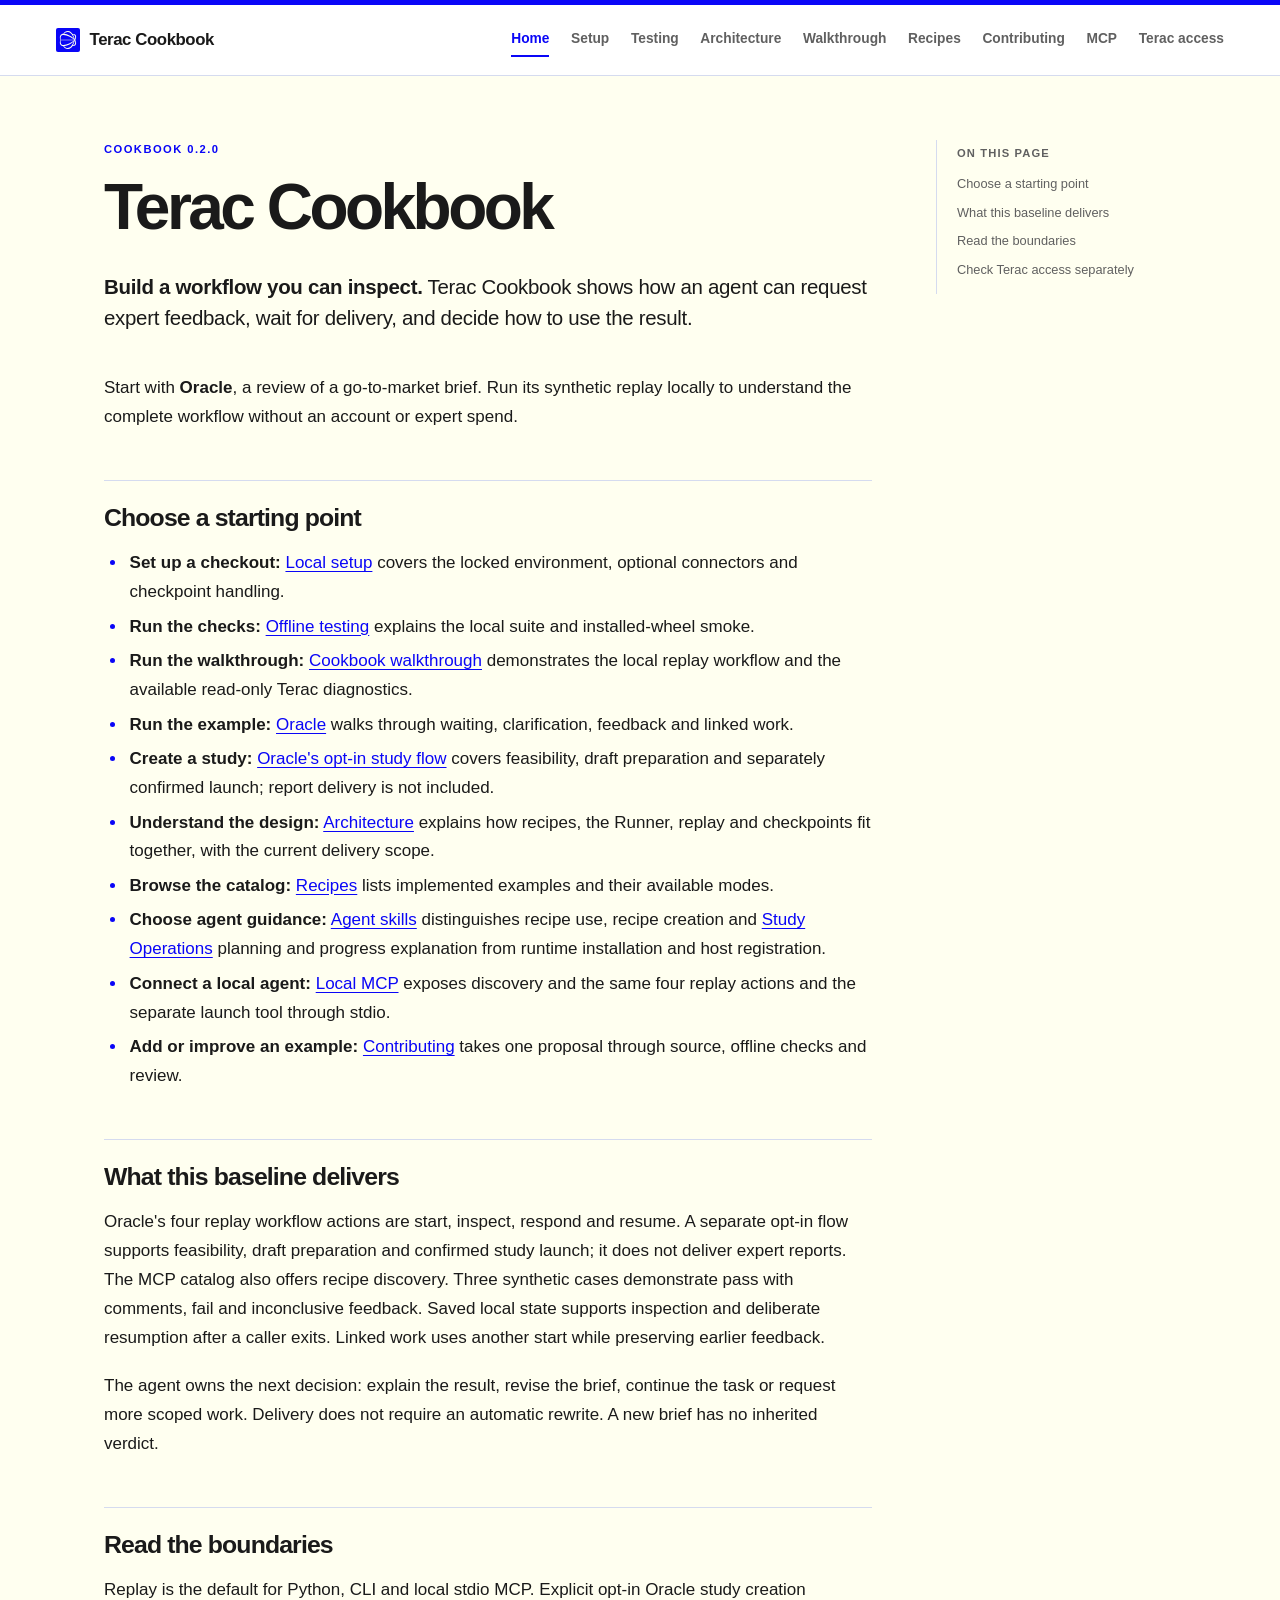
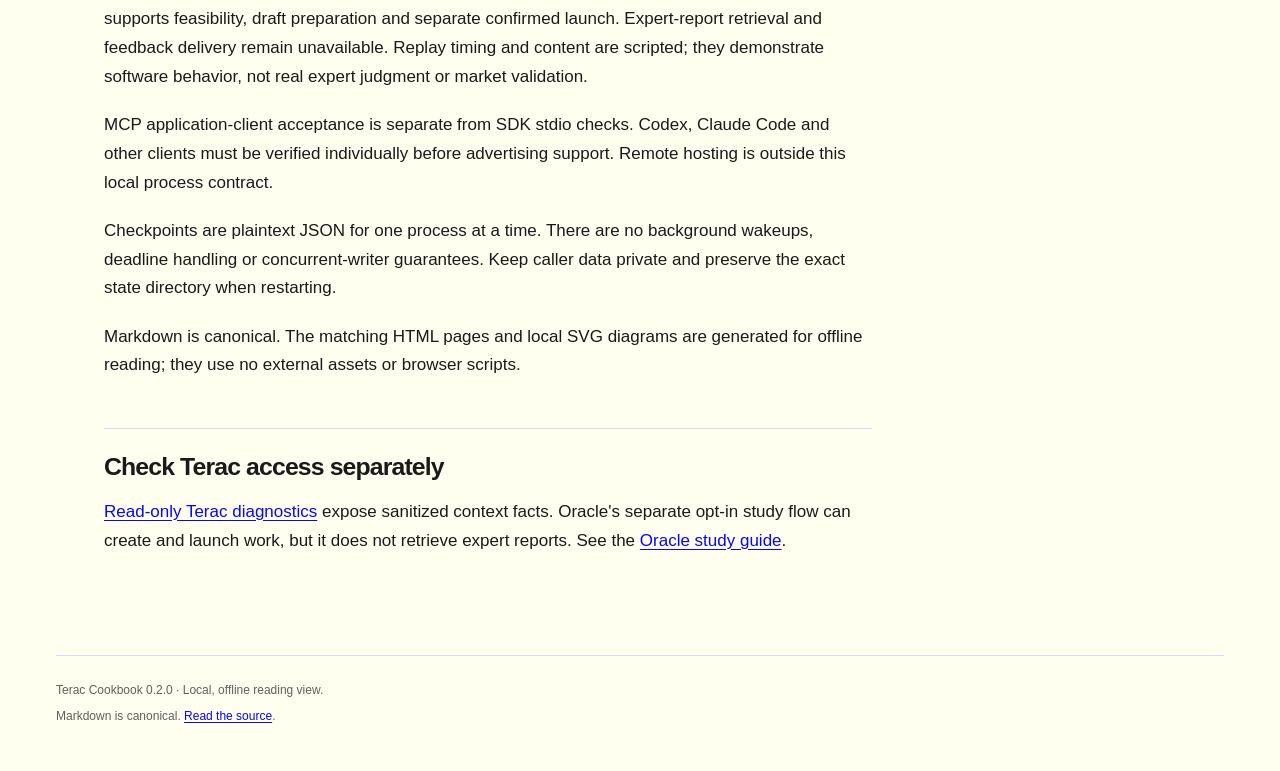
<file: docs/index.html>
<!doctype html>
<html lang="en">
<head>
  <meta charset="utf-8">
  <meta name="viewport" content="width=device-width, initial-scale=1">
  <title>Terac Cookbook | Terac Cookbook</title>
  <link rel="stylesheet" href="assets/site.css">
</head>
<body>
<!-- source: docs/index.md; source-sha256: 93a88369a51086e5a3529c33b9ac8136a5551587efe493427e679a9344efb594 -->
<a class="skip-link" href="#main">Skip to content</a>
<header class="site-header">
  <div class="header-inner">
    <a class="brand" href="index.html">
      <img class="brand-mark" src="assets/terac-icon.svg" width="24" height="24" alt="">Terac Cookbook
    </a>
    <nav class="site-nav" aria-label="Main navigation">
        <a href="index.html" aria-current="page">Home</a>
        <a href="setup.html">Setup</a>
        <a href="testing.html">Testing</a>
        <a href="architecture.html">Architecture</a>
        <a href="walkthrough.html">Walkthrough</a>
        <a href="recipes/index.html">Recipes</a>
        <a href="contributing.html">Contributing</a>
        <a href="mcp.html">MCP</a>
        <a href="terac-access.html">Terac access</a>
    </nav>
  </div>
</header>
<main id="main" class="page-shell">
  <div class="page-layout">
    <article>
      <header class="page-header">
        <p class="eyebrow">Cookbook 0.2.0</p>
        <h1 id="terac-cookbook">Terac Cookbook</h1>
        <p class="lead"><strong>Build a workflow you can inspect.</strong> Terac Cookbook shows how an agent can request
expert feedback, wait for delivery, and decide how to use the result.</p>
      </header>
      <div class="content">
<p>Start with <strong>Oracle</strong>, a review of a go-to-market brief. Run its synthetic replay
locally to understand the complete workflow without an account or expert spend.</p>
<h2 id="choose-a-starting-point">Choose a starting point</h2>
<ul>
<li><strong>Set up a checkout:</strong> <a href="setup.html">Local setup</a> covers the locked environment,
  optional connectors and checkpoint handling.</li>
<li><strong>Run the checks:</strong> <a href="testing.html">Offline testing</a> explains the local suite and
  installed-wheel smoke.</li>
<li><strong>Run the walkthrough:</strong> <a href="walkthrough.html">Cookbook walkthrough</a> demonstrates the
  local replay workflow and the available read-only Terac diagnostics.</li>
<li><strong>Run the example:</strong> <a href="recipes/oracle.html">Oracle</a> walks through waiting,
  clarification, feedback and linked work.</li>
<li><strong>Create a study:</strong> <a href="recipes/oracle.html#explicit-study-creation-and-launch">Oracle's opt-in study flow</a>
  covers feasibility, draft preparation and separately confirmed launch; report
  delivery is not included.</li>
<li><strong>Understand the design:</strong> <a href="architecture.html">Architecture</a> explains how recipes,
  the Runner, replay and checkpoints fit together, with the current delivery scope.</li>
<li><strong>Browse the catalog:</strong> <a href="recipes/index.html">Recipes</a> lists implemented examples
  and their available modes.</li>
<li><strong>Choose agent guidance:</strong> <a href="agent-skills.html">Agent skills</a> distinguishes recipe
  use, recipe creation and <a href="study-operations.html">Study Operations</a> planning and
  progress explanation from runtime installation and host registration.</li>
<li><strong>Connect a local agent:</strong> <a href="mcp.html">Local MCP</a> exposes discovery and the same
  four replay actions and the separate launch tool through stdio.</li>
<li><strong>Add or improve an example:</strong> <a href="contributing.html">Contributing</a> takes one
  proposal through source, offline checks and review.</li>
</ul>
<h2 id="what-this-baseline-delivers">What this baseline delivers</h2>
<p>Oracle's four replay workflow actions are start, inspect, respond and resume.
A separate opt-in flow supports feasibility, draft preparation and confirmed
study launch; it does not deliver expert reports. The MCP catalog also offers
recipe discovery. Three synthetic cases demonstrate pass with comments, fail
and inconclusive feedback. Saved local state supports inspection and deliberate
resumption after a caller exits. Linked work uses another start while preserving
earlier feedback.</p>
<p>The agent owns the next decision: explain the result, revise the brief, continue
the task or request more scoped work. Delivery does not require an automatic
rewrite. A new brief has no inherited verdict.</p>
<h2 id="read-the-boundaries">Read the boundaries</h2>
<p>Replay is the default for Python, CLI and local stdio MCP. Explicit opt-in Oracle
study creation supports feasibility, draft preparation and separate confirmed
launch. Expert-report retrieval and feedback delivery remain unavailable. Replay
timing and content are scripted; they demonstrate software behavior, not real
expert judgment or market validation.</p>
<p>MCP application-client acceptance is separate from SDK stdio checks. Codex,
Claude Code and other clients must be verified individually before advertising
support. Remote hosting is outside this local process contract.</p>
<p>Checkpoints are plaintext JSON for one process at a time. There are no background
wakeups, deadline handling or concurrent-writer guarantees. Keep caller data
private and preserve the exact state directory when restarting.</p>
<p>Markdown is canonical. The matching HTML pages and local SVG diagrams are
generated for offline reading; they use no external assets or browser scripts.</p>
<h2 id="check-terac-access-separately">Check Terac access separately</h2>
<p><a href="terac-access.html">Read-only Terac diagnostics</a> expose sanitized context facts.
Oracle's separate opt-in study flow can create and launch work, but it does not
retrieve expert reports. See the
<a href="recipes/oracle.html#explicit-study-creation-and-launch">Oracle study guide</a>.</p>
      </div>
    </article>
    <nav class="toc" aria-label="On this page">
      <p class="toc-title">On this page</p>
<div>
<ul>
<li><a href="#choose-a-starting-point">Choose a starting point</a></li>
<li><a href="#what-this-baseline-delivers">What this baseline delivers</a></li>
<li><a href="#read-the-boundaries">Read the boundaries</a></li>
<li><a href="#check-terac-access-separately">Check Terac access separately</a></li>
</ul>
</div>
    </nav>
  </div>
</main>
<footer class="site-footer">
  <p>Terac Cookbook 0.2.0 · Local, offline reading view.</p>
  <p class="source-note">Markdown is canonical. <a href="index.md">Read the source</a>.</p>
</footer>
</body>
</html>
</file>
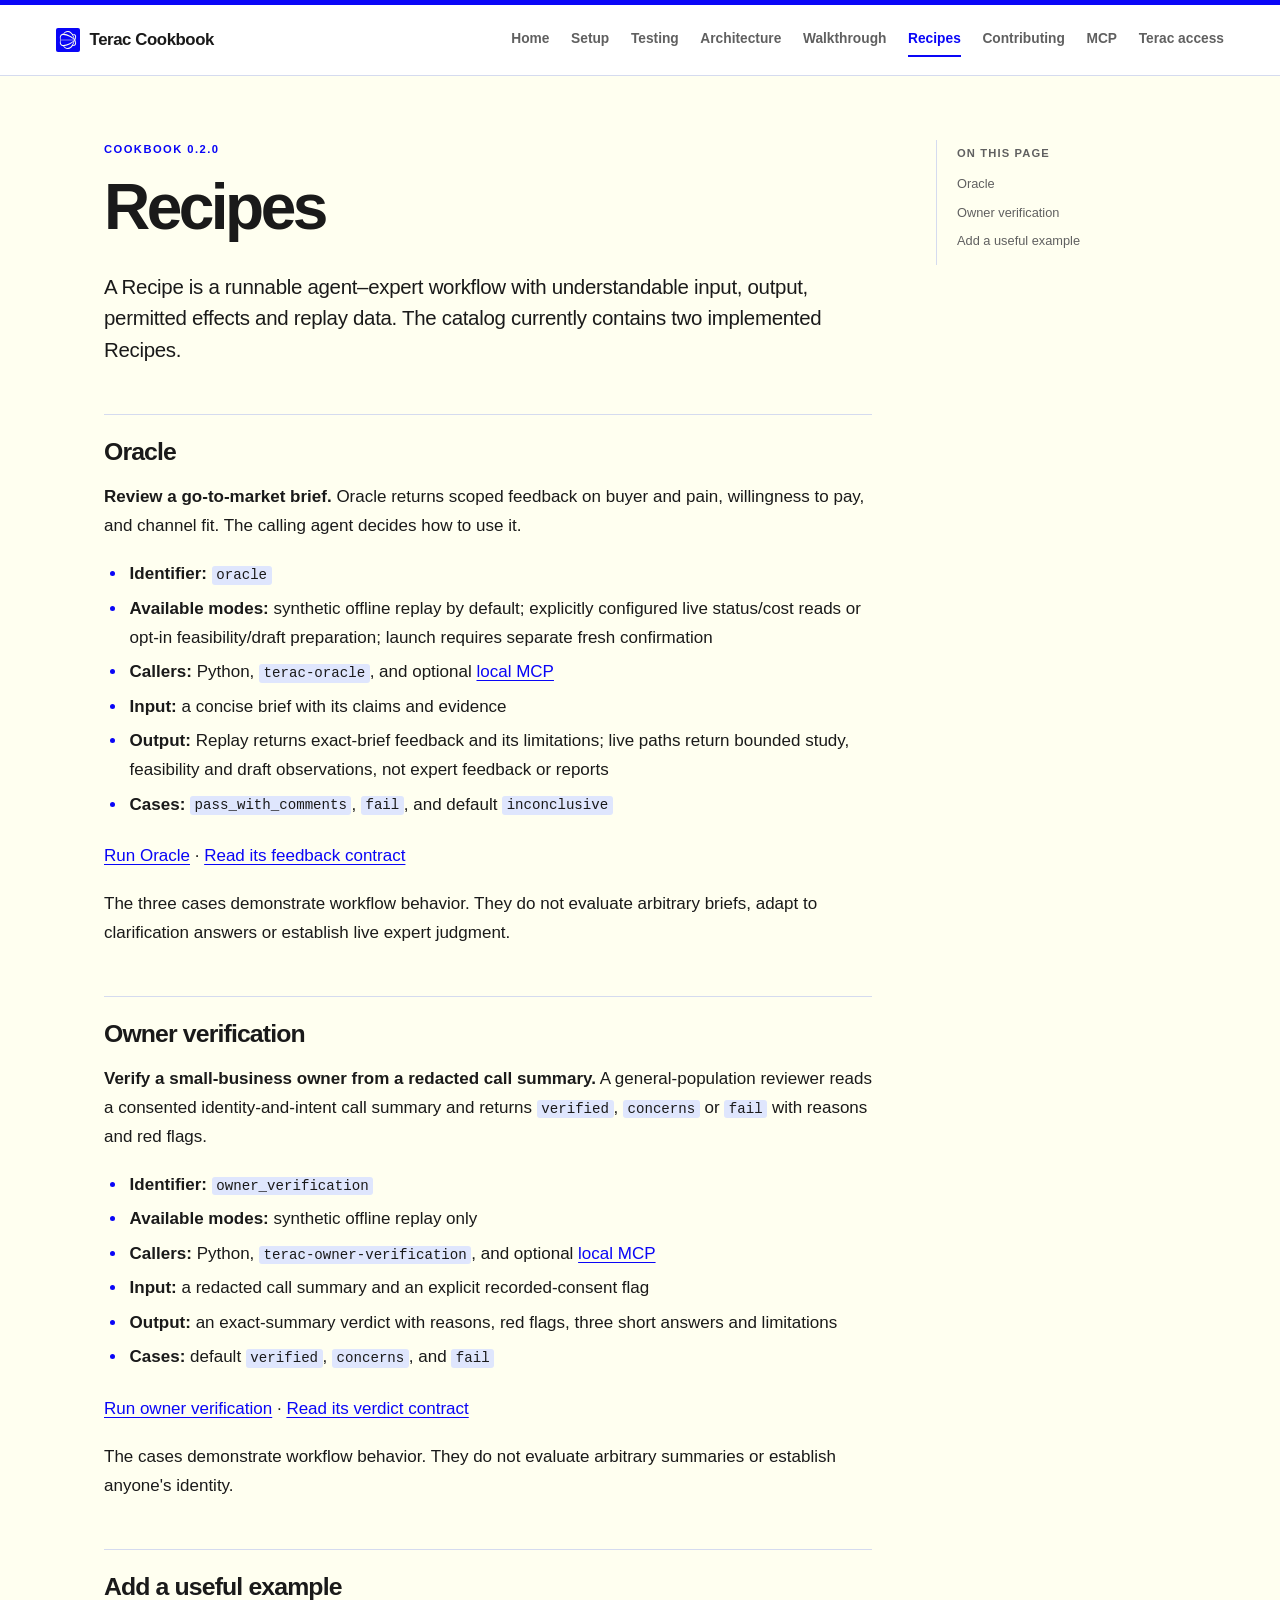
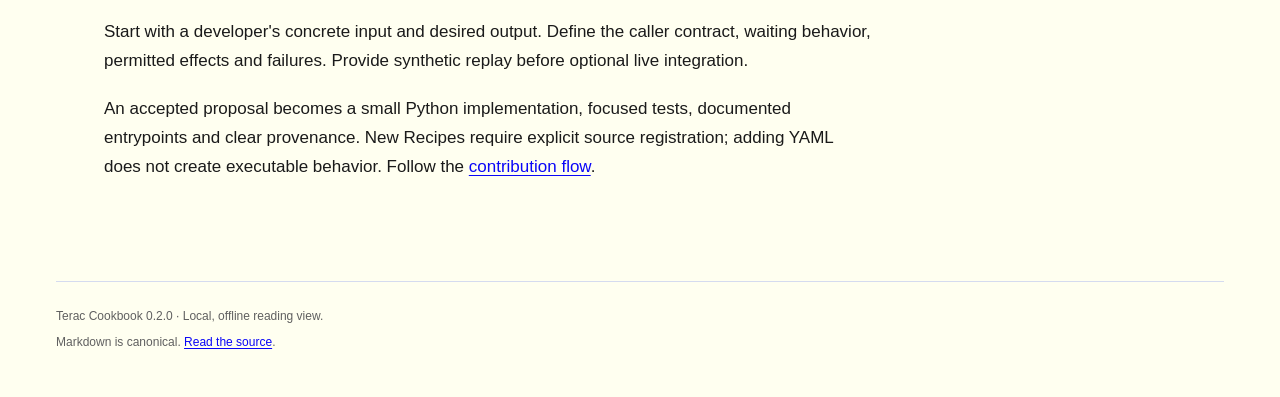
<file: docs/recipes/index.html>
<!doctype html>
<html lang="en">
<head>
  <meta charset="utf-8">
  <meta name="viewport" content="width=device-width, initial-scale=1">
  <title>Recipes | Terac Cookbook</title>
  <link rel="stylesheet" href="../assets/site.css">
</head>
<body>
<!-- source: docs/recipes/index.md; source-sha256: 009244fc04cac22a9479a57bd3fbdc13f9d161cbc1a93bb3831404dde74813c5 -->
<a class="skip-link" href="#main">Skip to content</a>
<header class="site-header">
  <div class="header-inner">
    <a class="brand" href="../index.html">
      <img class="brand-mark" src="../assets/terac-icon.svg" width="24" height="24" alt="">Terac Cookbook
    </a>
    <nav class="site-nav" aria-label="Main navigation">
        <a href="../index.html">Home</a>
        <a href="../setup.html">Setup</a>
        <a href="../testing.html">Testing</a>
        <a href="../architecture.html">Architecture</a>
        <a href="../walkthrough.html">Walkthrough</a>
        <a href="index.html" aria-current="page">Recipes</a>
        <a href="../contributing.html">Contributing</a>
        <a href="../mcp.html">MCP</a>
        <a href="../terac-access.html">Terac access</a>
    </nav>
  </div>
</header>
<main id="main" class="page-shell">
  <div class="page-layout">
    <article>
      <header class="page-header">
        <p class="eyebrow">Cookbook 0.2.0</p>
        <h1 id="recipes">Recipes</h1>
        <p class="lead">A Recipe is a runnable agent–expert workflow with understandable input, output,
permitted effects and replay data. The catalog currently contains two implemented
Recipes.</p>
      </header>
      <div class="content">
<h2 id="oracle">Oracle</h2>
<p><strong>Review a go-to-market brief.</strong> Oracle returns scoped feedback on buyer and pain,
willingness to pay, and channel fit. The calling agent decides how to use it.</p>
<ul>
<li><strong>Identifier:</strong> <code>oracle</code></li>
<li><strong>Available modes:</strong> synthetic offline replay by default; explicitly configured live status/cost reads or opt-in feasibility/draft preparation; launch requires separate fresh confirmation</li>
<li><strong>Callers:</strong> Python, <code>terac-oracle</code>, and optional <a href="../mcp.html">local MCP</a></li>
<li><strong>Input:</strong> a concise brief with its claims and evidence</li>
<li><strong>Output:</strong> Replay returns exact-brief feedback and its limitations; live paths return bounded study, feasibility and draft observations, not expert feedback or reports</li>
<li><strong>Cases:</strong> <code>pass_with_comments</code>, <code>fail</code>, and default <code>inconclusive</code></li>
</ul>
<p><a href="oracle.html">Run Oracle</a> · <a href="../../recipes/oracle/review-contract.md">Read its feedback contract</a></p>
<p>The three cases demonstrate workflow behavior. They do not evaluate arbitrary
briefs, adapt to clarification answers or establish live expert judgment.</p>
<h2 id="owner-verification">Owner verification</h2>
<p><strong>Verify a small-business owner from a redacted call summary.</strong> A
general-population reviewer reads a consented identity-and-intent call summary
and returns <code>verified</code>, <code>concerns</code> or <code>fail</code> with reasons and red flags.</p>
<ul>
<li><strong>Identifier:</strong> <code>owner_verification</code></li>
<li><strong>Available modes:</strong> synthetic offline replay only</li>
<li><strong>Callers:</strong> Python, <code>terac-owner-verification</code>, and optional <a href="../mcp.html">local MCP</a></li>
<li><strong>Input:</strong> a redacted call summary and an explicit recorded-consent flag</li>
<li><strong>Output:</strong> an exact-summary verdict with reasons, red flags, three short answers and limitations</li>
<li><strong>Cases:</strong> default <code>verified</code>, <code>concerns</code>, and <code>fail</code></li>
</ul>
<p><a href="owner_verification.html">Run owner verification</a> · <a href="../../recipes/owner_verification/verdict-contract.md">Read its verdict contract</a></p>
<p>The cases demonstrate workflow behavior. They do not evaluate arbitrary
summaries or establish anyone's identity.</p>
<h2 id="add-a-useful-example">Add a useful example</h2>
<p>Start with a developer's concrete input and desired output. Define the caller
contract, waiting behavior, permitted effects and failures. Provide synthetic
replay before optional live integration.</p>
<p>An accepted proposal becomes a small Python implementation, focused tests,
documented entrypoints and clear provenance. New Recipes require explicit source
registration; adding YAML does not create executable behavior. Follow the
<a href="../contributing.html">contribution flow</a>.</p>
      </div>
    </article>
    <nav class="toc" aria-label="On this page">
      <p class="toc-title">On this page</p>
<div>
<ul>
<li><a href="#oracle">Oracle</a></li>
<li><a href="#owner-verification">Owner verification</a></li>
<li><a href="#add-a-useful-example">Add a useful example</a></li>
</ul>
</div>
    </nav>
  </div>
</main>
<footer class="site-footer">
  <p>Terac Cookbook 0.2.0 · Local, offline reading view.</p>
  <p class="source-note">Markdown is canonical. <a href="index.md">Read the source</a>.</p>
</footer>
</body>
</html>
</file>
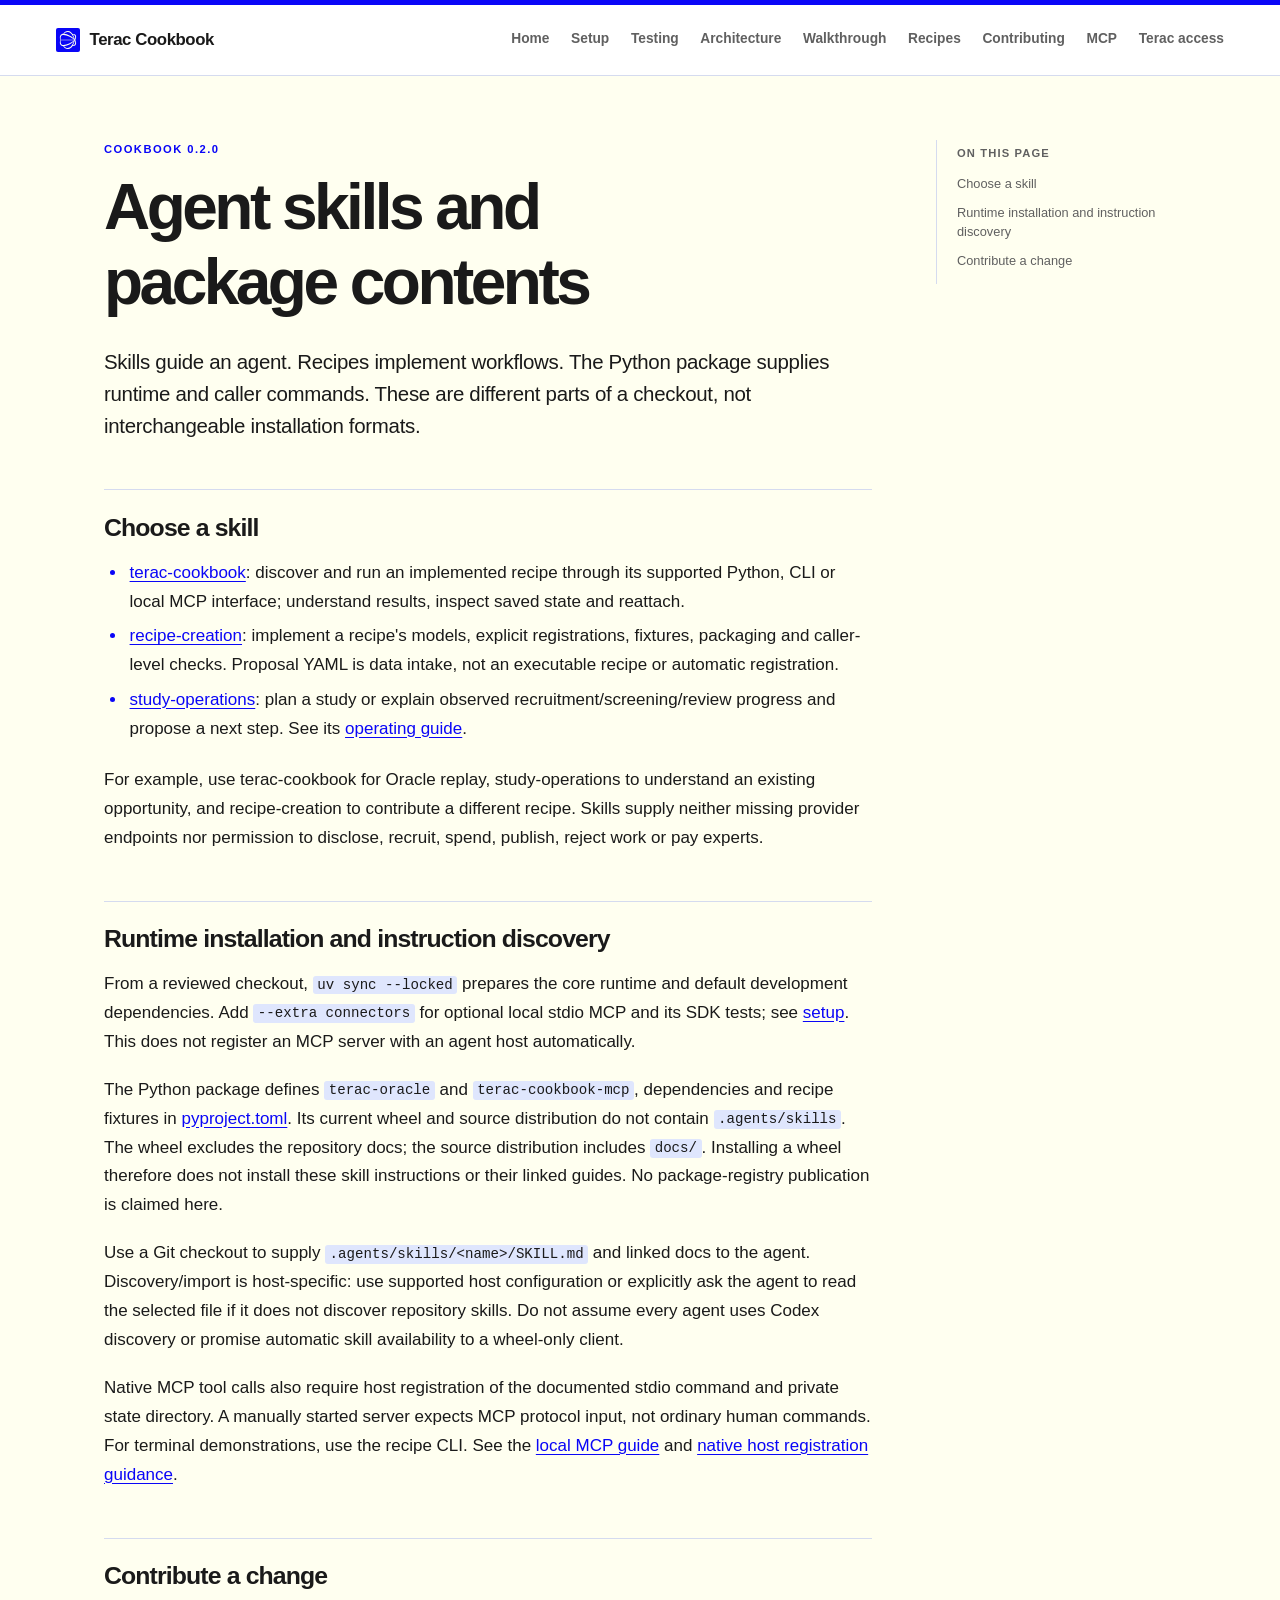
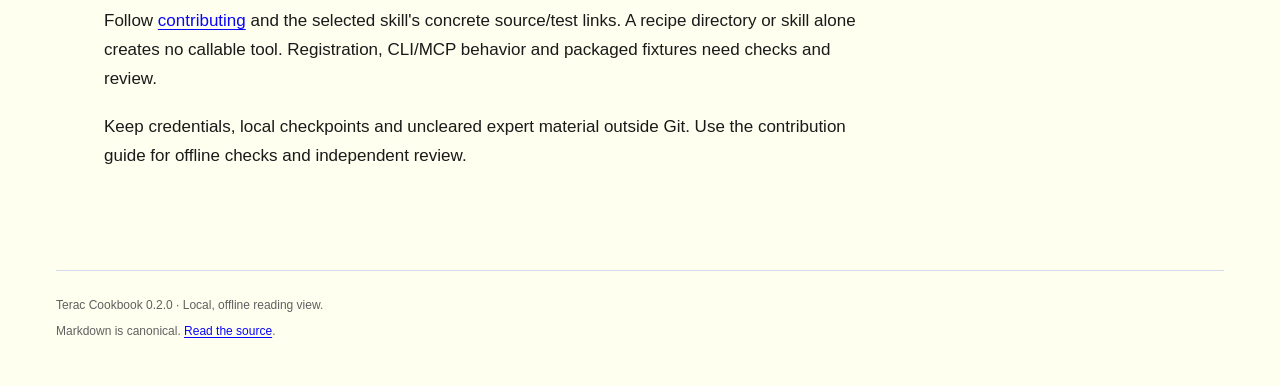
<file: docs/agent-skills.html>
<!doctype html>
<html lang="en">
<head>
  <meta charset="utf-8">
  <meta name="viewport" content="width=device-width, initial-scale=1">
  <title>Agent skills and package contents | Terac Cookbook</title>
  <link rel="stylesheet" href="assets/site.css">
</head>
<body>
<!-- source: docs/agent-skills.md; source-sha256: 2630e71a373519efebe6ff9aa08497275c6fa0f0abcc0395161930e59cdc8384 -->
<a class="skip-link" href="#main">Skip to content</a>
<header class="site-header">
  <div class="header-inner">
    <a class="brand" href="index.html">
      <img class="brand-mark" src="assets/terac-icon.svg" width="24" height="24" alt="">Terac Cookbook
    </a>
    <nav class="site-nav" aria-label="Main navigation">
        <a href="index.html">Home</a>
        <a href="setup.html">Setup</a>
        <a href="testing.html">Testing</a>
        <a href="architecture.html">Architecture</a>
        <a href="walkthrough.html">Walkthrough</a>
        <a href="recipes/index.html">Recipes</a>
        <a href="contributing.html">Contributing</a>
        <a href="mcp.html">MCP</a>
        <a href="terac-access.html">Terac access</a>
    </nav>
  </div>
</header>
<main id="main" class="page-shell">
  <div class="page-layout">
    <article>
      <header class="page-header">
        <p class="eyebrow">Cookbook 0.2.0</p>
        <h1 id="agent-skills-and-package-contents">Agent skills and package contents</h1>
        <p class="lead">Skills guide an agent. Recipes implement workflows. The Python package supplies
runtime and caller commands. These are different parts of a checkout, not
interchangeable installation formats.</p>
      </header>
      <div class="content">
<h2 id="choose-a-skill">Choose a skill</h2>
<ul>
<li><a href="../.agents/skills/terac-cookbook/SKILL.md">terac-cookbook</a>: discover and run an
  implemented recipe through its supported Python, CLI or local MCP interface;
  understand results, inspect saved state and reattach.</li>
<li><a href="../.agents/skills/recipe-creation/SKILL.md">recipe-creation</a>: implement a recipe's
  models, explicit registrations, fixtures, packaging and caller-level checks.
  Proposal YAML is data intake, not an executable recipe or automatic registration.</li>
<li><a href="../.agents/skills/study-operations/SKILL.md">study-operations</a>: plan a study or
  explain observed recruitment/screening/review progress and propose a next step.
  See its <a href="study-operations.html">operating guide</a>.</li>
</ul>
<p>For example, use terac-cookbook for Oracle replay, study-operations to understand
an existing opportunity, and recipe-creation to contribute a different recipe.
Skills supply neither missing provider endpoints nor permission to disclose,
recruit, spend, publish, reject work or pay experts.</p>
<h2 id="runtime-installation-and-instruction-discovery">Runtime installation and instruction discovery</h2>
<p>From a reviewed checkout, <code>uv sync --locked</code> prepares the core runtime and default
development dependencies. Add <code>--extra connectors</code> for optional local stdio MCP
and its SDK tests; see <a href="setup.html">setup</a>. This does not register an MCP server
with an agent host automatically.</p>
<p>The Python package defines <code>terac-oracle</code> and <code>terac-cookbook-mcp</code>, dependencies
and recipe fixtures in <a href="../pyproject.toml">pyproject.toml</a>. Its current wheel and
source distribution do not contain <code>.agents/skills</code>. The wheel excludes the
repository docs; the source distribution includes <code>docs/</code>. Installing a wheel
therefore does not install these skill instructions or their linked guides. No
package-registry publication is claimed here.</p>
<p>Use a Git checkout to supply <code>.agents/skills/&lt;name&gt;/SKILL.md</code> and linked docs to
the agent. Discovery/import is host-specific: use supported host configuration
or explicitly ask the agent to read the selected file if it does not discover
repository skills. Do not assume every agent uses Codex discovery or promise
automatic skill availability to a wheel-only client.</p>
<p>Native MCP tool calls also require host registration of the documented stdio
command and private state directory. A manually started server expects MCP
protocol input, not ordinary human commands. For terminal demonstrations, use
the recipe CLI. See the <a href="mcp.html">local MCP guide</a> and
<a href="setup.html#register-with-a-native-host">native host registration guidance</a>.</p>
<h2 id="contribute-a-change">Contribute a change</h2>
<p>Follow <a href="contributing.html">contributing</a> and the selected skill's concrete
source/test links. A recipe directory or skill alone creates no callable tool.
Registration, CLI/MCP behavior and packaged fixtures need checks and review.</p>
<p>Keep credentials, local checkpoints and uncleared expert material outside Git.
Use the contribution guide for offline checks and independent review.</p>
      </div>
    </article>
    <nav class="toc" aria-label="On this page">
      <p class="toc-title">On this page</p>
<div>
<ul>
<li><a href="#choose-a-skill">Choose a skill</a></li>
<li><a href="#runtime-installation-and-instruction-discovery">Runtime installation and instruction discovery</a></li>
<li><a href="#contribute-a-change">Contribute a change</a></li>
</ul>
</div>
    </nav>
  </div>
</main>
<footer class="site-footer">
  <p>Terac Cookbook 0.2.0 · Local, offline reading view.</p>
  <p class="source-note">Markdown is canonical. <a href="agent-skills.md">Read the source</a>.</p>
</footer>
</body>
</html>
</file>
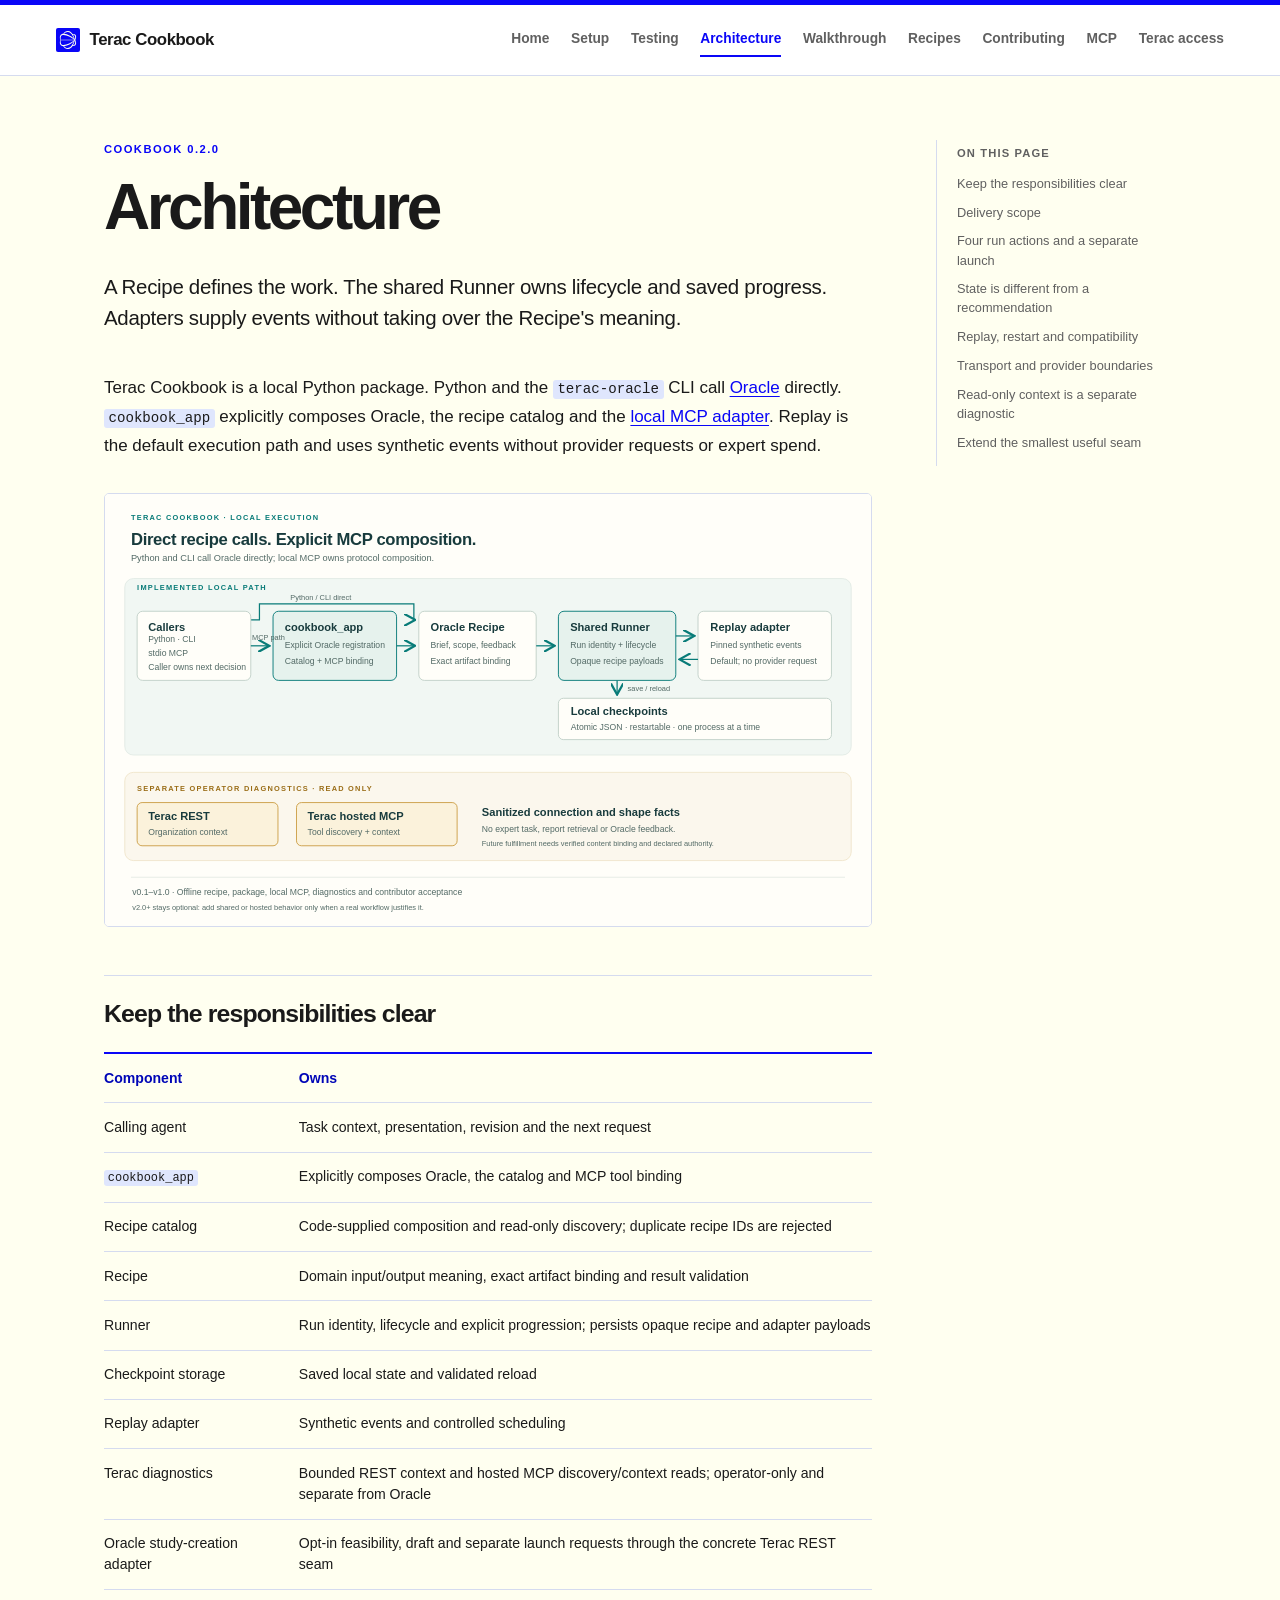
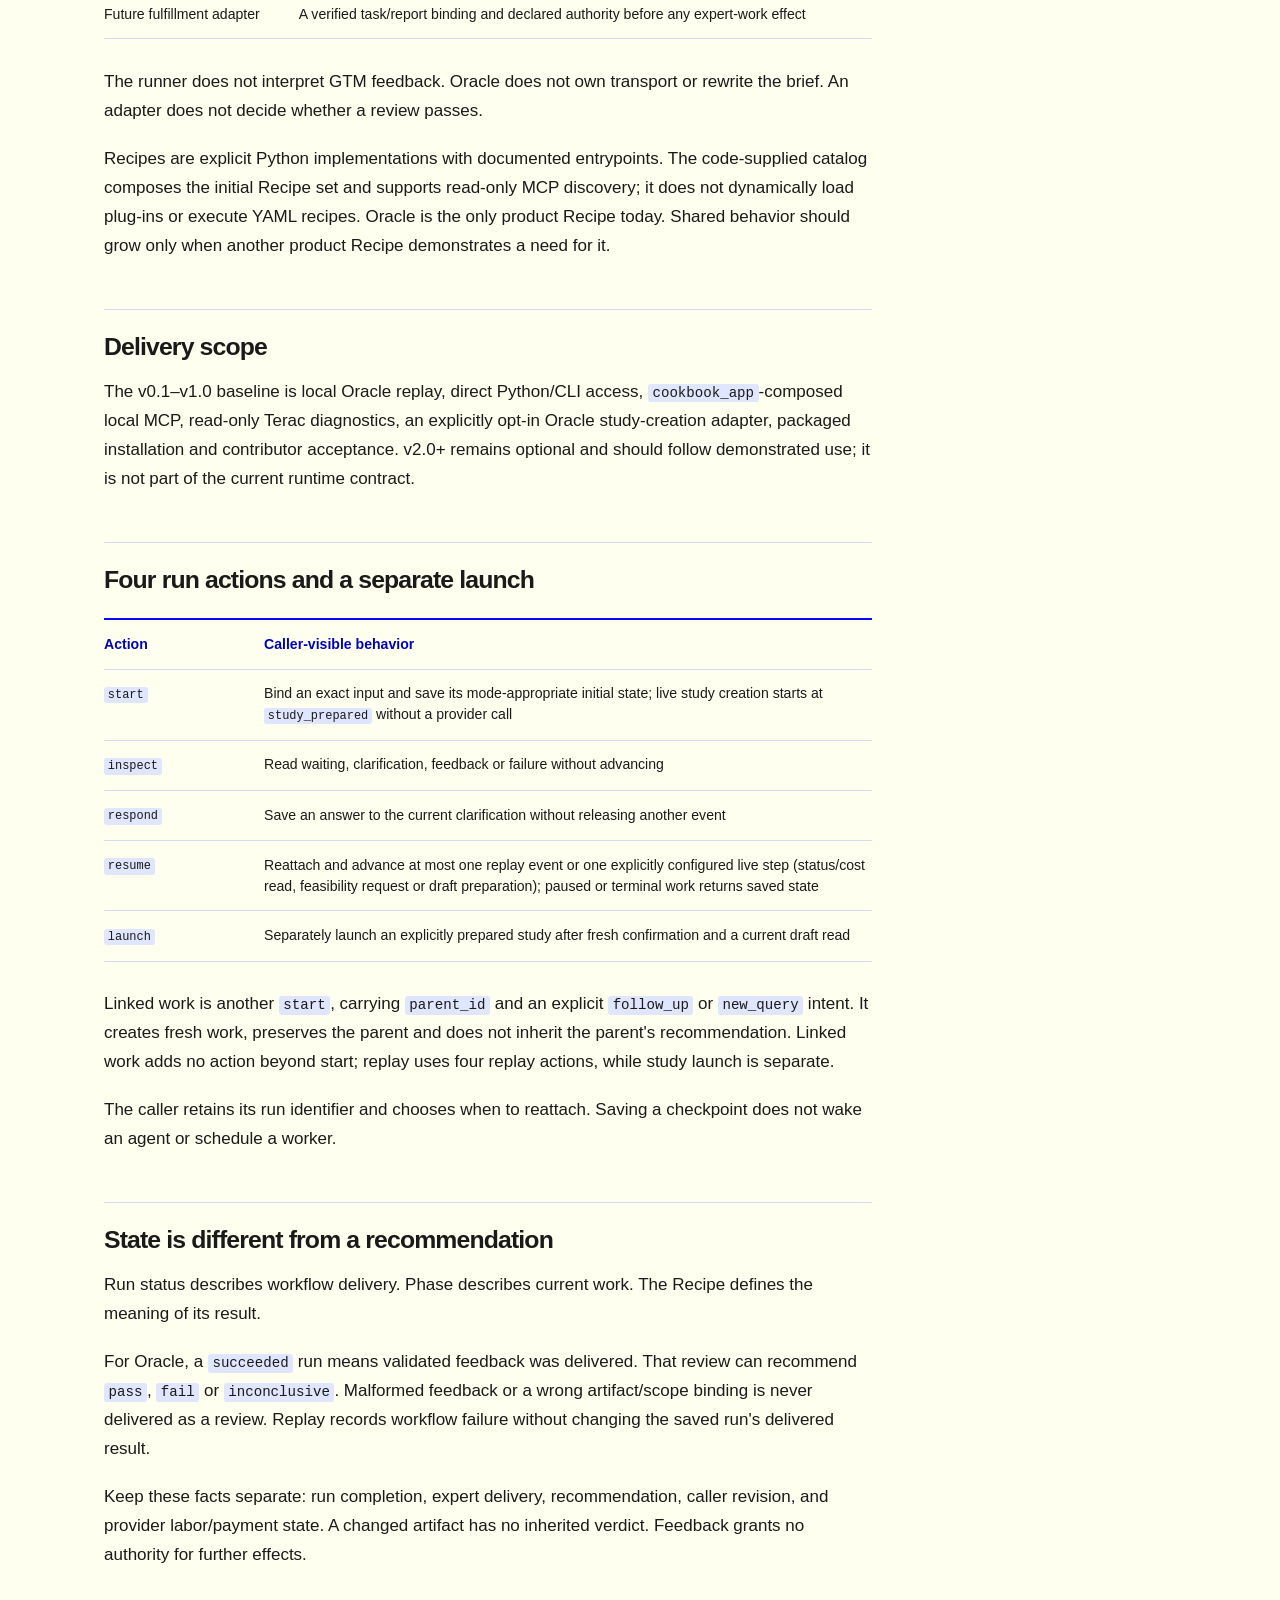
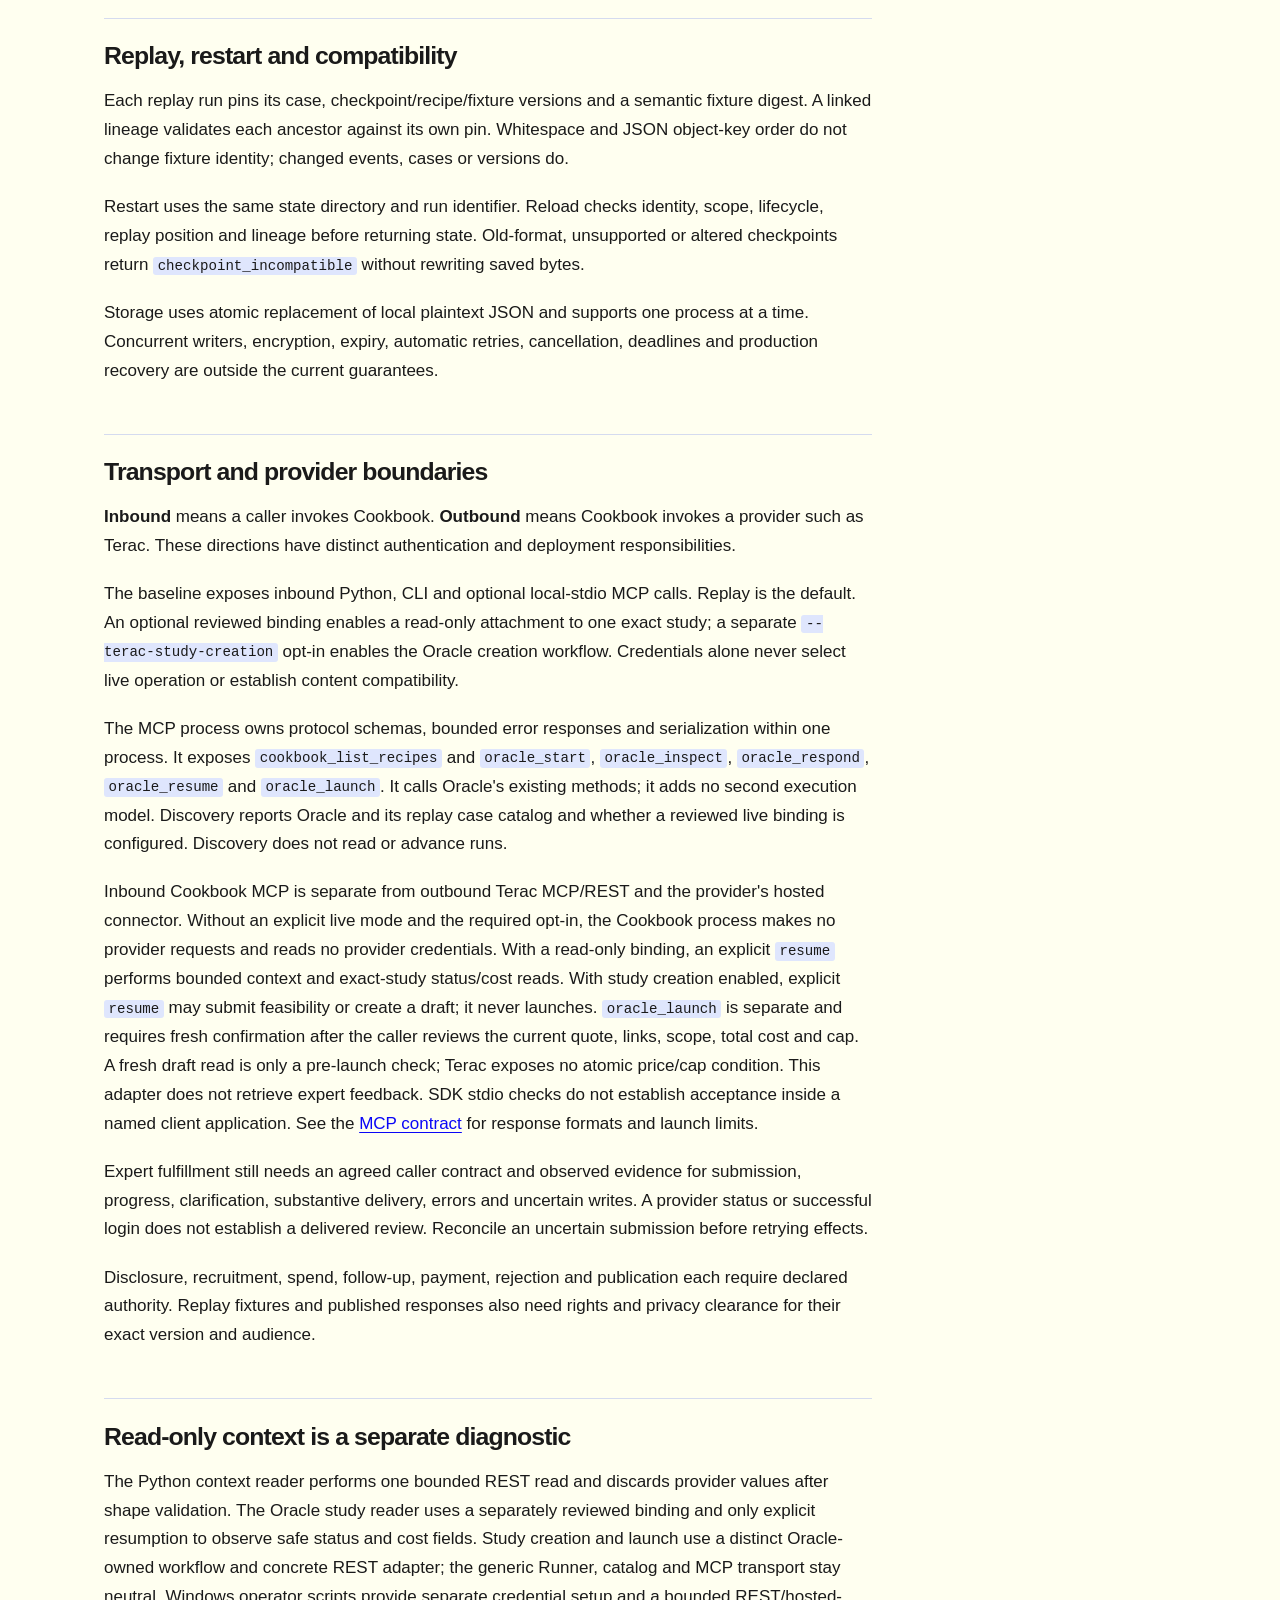
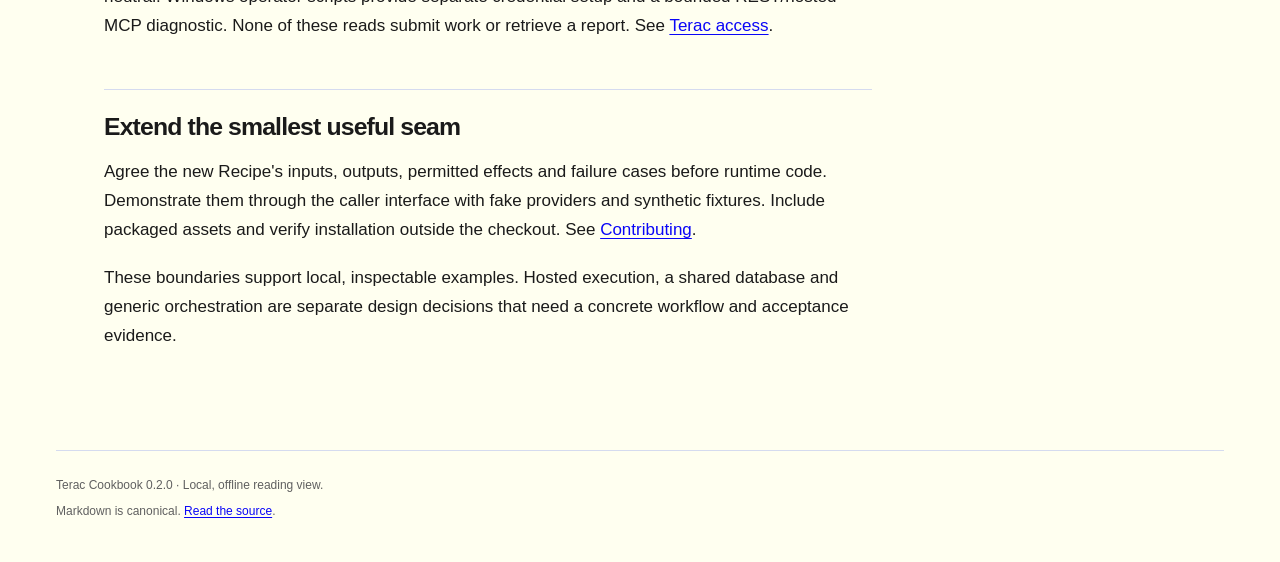
<file: docs/architecture.html>
<!doctype html>
<html lang="en">
<head>
  <meta charset="utf-8">
  <meta name="viewport" content="width=device-width, initial-scale=1">
  <title>Architecture | Terac Cookbook</title>
  <link rel="stylesheet" href="assets/site.css">
</head>
<body>
<!-- source: docs/architecture.md; source-sha256: 31148b8e5b94c4b90388d5f3817e14f976aa6b67725da94cf52fc6ca6afb4fd8 -->
<a class="skip-link" href="#main">Skip to content</a>
<header class="site-header">
  <div class="header-inner">
    <a class="brand" href="index.html">
      <img class="brand-mark" src="assets/terac-icon.svg" width="24" height="24" alt="">Terac Cookbook
    </a>
    <nav class="site-nav" aria-label="Main navigation">
        <a href="index.html">Home</a>
        <a href="setup.html">Setup</a>
        <a href="testing.html">Testing</a>
        <a href="architecture.html" aria-current="page">Architecture</a>
        <a href="walkthrough.html">Walkthrough</a>
        <a href="recipes/index.html">Recipes</a>
        <a href="contributing.html">Contributing</a>
        <a href="mcp.html">MCP</a>
        <a href="terac-access.html">Terac access</a>
    </nav>
  </div>
</header>
<main id="main" class="page-shell">
  <div class="page-layout">
    <article>
      <header class="page-header">
        <p class="eyebrow">Cookbook 0.2.0</p>
        <h1 id="architecture">Architecture</h1>
        <p class="lead">A Recipe defines the work. The shared Runner owns lifecycle and saved progress.
Adapters supply events without taking over the Recipe's meaning.</p>
      </header>
      <div class="content">
<p>Terac Cookbook is a local Python package. Python and the <code>terac-oracle</code> CLI call
<a href="recipes/oracle.html">Oracle</a> directly. <code>cookbook_app</code> explicitly composes Oracle,
the recipe catalog and the <a href="mcp.html">local MCP adapter</a>. Replay is the default
execution path and uses synthetic events without provider requests or expert spend.</p>
<p><img alt="Python and CLI callers invoke Oracle directly; local stdio MCP callers use cookbook_app for composition. Oracle uses the shared Runner and replay adapter; local checkpoints preserve progress. Separate REST and hosted MCP diagnostics stay outside Oracle fulfillment." src="assets/cookbook-runner.svg"></p>
<h2 id="keep-the-responsibilities-clear">Keep the responsibilities clear</h2>
<table>
<thead>
<tr>
<th>Component</th>
<th>Owns</th>
</tr>
</thead>
<tbody>
<tr>
<td>Calling agent</td>
<td>Task context, presentation, revision and the next request</td>
</tr>
<tr>
<td><code>cookbook_app</code></td>
<td>Explicitly composes Oracle, the catalog and MCP tool binding</td>
</tr>
<tr>
<td>Recipe catalog</td>
<td>Code-supplied composition and read-only discovery; duplicate recipe IDs are rejected</td>
</tr>
<tr>
<td>Recipe</td>
<td>Domain input/output meaning, exact artifact binding and result validation</td>
</tr>
<tr>
<td>Runner</td>
<td>Run identity, lifecycle and explicit progression; persists opaque recipe and adapter payloads</td>
</tr>
<tr>
<td>Checkpoint storage</td>
<td>Saved local state and validated reload</td>
</tr>
<tr>
<td>Replay adapter</td>
<td>Synthetic events and controlled scheduling</td>
</tr>
<tr>
<td>Terac diagnostics</td>
<td>Bounded REST context and hosted MCP discovery/context reads; operator-only and separate from Oracle</td>
</tr>
<tr>
<td>Oracle study-creation adapter</td>
<td>Opt-in feasibility, draft and separate launch requests through the concrete Terac REST seam</td>
</tr>
<tr>
<td>Future fulfillment adapter</td>
<td>A verified task/report binding and declared authority before any expert-work effect</td>
</tr>
</tbody>
</table>
<p>The runner does not interpret GTM feedback. Oracle does not own transport or
rewrite the brief. An adapter does not decide whether a review passes.</p>
<p>Recipes are explicit Python implementations with documented entrypoints. The
code-supplied catalog composes the initial Recipe set and supports read-only MCP
discovery; it does not dynamically load plug-ins or execute YAML recipes. Oracle
is the only product Recipe today. Shared behavior should grow only when another
product Recipe demonstrates a need for it.</p>
<h2 id="delivery-scope">Delivery scope</h2>
<p>The v0.1–v1.0 baseline is local Oracle replay, direct Python/CLI access,
<code>cookbook_app</code>-composed local MCP, read-only Terac diagnostics, an explicitly
opt-in Oracle study-creation adapter, packaged installation and contributor
acceptance. v2.0+ remains optional and should follow demonstrated use; it is not
part of the current runtime contract.</p>
<h2 id="four-run-actions-and-a-separate-launch">Four run actions and a separate launch</h2>
<table>
<thead>
<tr>
<th>Action</th>
<th>Caller-visible behavior</th>
</tr>
</thead>
<tbody>
<tr>
<td><code>start</code></td>
<td>Bind an exact input and save its mode-appropriate initial state; live study creation starts at <code>study_prepared</code> without a provider call</td>
</tr>
<tr>
<td><code>inspect</code></td>
<td>Read waiting, clarification, feedback or failure without advancing</td>
</tr>
<tr>
<td><code>respond</code></td>
<td>Save an answer to the current clarification without releasing another event</td>
</tr>
<tr>
<td><code>resume</code></td>
<td>Reattach and advance at most one replay event or one explicitly configured live step (status/cost read, feasibility request or draft preparation); paused or terminal work returns saved state</td>
</tr>
<tr>
<td><code>launch</code></td>
<td>Separately launch an explicitly prepared study after fresh confirmation and a current draft read</td>
</tr>
</tbody>
</table>
<p>Linked work is another <code>start</code>, carrying <code>parent_id</code> and an explicit <code>follow_up</code>
or <code>new_query</code> intent. It creates fresh work, preserves the parent and does not
inherit the parent's recommendation. Linked work adds no action beyond start; replay uses four replay actions, while study launch is separate.</p>
<p>The caller retains its run identifier and chooses when to reattach. Saving a
checkpoint does not wake an agent or schedule a worker.</p>
<h2 id="state-is-different-from-a-recommendation">State is different from a recommendation</h2>
<p>Run status describes workflow delivery. Phase describes current work. The Recipe
defines the meaning of its result.</p>
<p>For Oracle, a <code>succeeded</code> run means validated feedback was delivered. That review
can recommend <code>pass</code>, <code>fail</code> or <code>inconclusive</code>. Malformed feedback or a wrong
artifact/scope binding is never delivered as a review. Replay records workflow
failure without changing the saved run's delivered result.</p>
<p>Keep these facts separate: run completion, expert delivery, recommendation,
caller revision, and provider labor/payment state. A changed artifact has no
inherited verdict. Feedback grants no authority for further effects.</p>
<h2 id="replay-restart-and-compatibility">Replay, restart and compatibility</h2>
<p>Each replay run pins its case, checkpoint/recipe/fixture versions and a semantic
fixture digest. A linked lineage validates each ancestor against its own pin.
Whitespace and JSON object-key order do not change fixture identity; changed
events, cases or versions do.</p>
<p>Restart uses the same state directory and run identifier. Reload checks identity,
scope, lifecycle, replay position and lineage before returning state. Old-format,
unsupported or altered checkpoints return <code>checkpoint_incompatible</code> without
rewriting saved bytes.</p>
<p>Storage uses atomic replacement of local plaintext JSON and supports one process
at a time. Concurrent writers, encryption, expiry, automatic retries, cancellation,
deadlines and production recovery are outside the current guarantees.</p>
<h2 id="transport-and-provider-boundaries">Transport and provider boundaries</h2>
<p><strong>Inbound</strong> means a caller invokes Cookbook. <strong>Outbound</strong> means Cookbook invokes
a provider such as Terac. These directions have distinct authentication and
deployment responsibilities.</p>
<p>The baseline exposes inbound Python, CLI and optional local-stdio MCP calls.
Replay is the default. An optional reviewed binding enables a read-only
attachment to one exact study; a separate <code>--terac-study-creation</code> opt-in enables
the Oracle creation workflow. Credentials alone never select live operation or
establish content compatibility.</p>
<p>The MCP process owns protocol schemas, bounded error responses and serialization
within one process. It exposes <code>cookbook_list_recipes</code> and <code>oracle_start</code>,
<code>oracle_inspect</code>, <code>oracle_respond</code>, <code>oracle_resume</code> and <code>oracle_launch</code>. It calls
Oracle's existing methods; it adds no second execution model. Discovery reports
Oracle and its replay case catalog and whether a reviewed live binding is
configured. Discovery does not read or advance runs.</p>
<p>Inbound Cookbook MCP is separate from outbound Terac MCP/REST and the provider's
hosted connector. Without an explicit live mode and the required opt-in, the
Cookbook process makes no provider requests and reads no provider credentials.
With a read-only binding, an explicit <code>resume</code> performs bounded context and
exact-study status/cost reads. With study creation enabled, explicit <code>resume</code>
may submit feasibility or create a draft; it never launches. <code>oracle_launch</code> is
separate and requires fresh confirmation after the caller reviews the current
quote, links, scope, total cost and cap. A fresh draft read is only a pre-launch
check; Terac exposes no atomic price/cap condition. This adapter does not retrieve
expert feedback. SDK stdio checks do not establish acceptance inside a named
client application. See the <a href="mcp.html">MCP contract</a> for response formats and
launch limits.</p>
<p>Expert fulfillment still needs an agreed caller contract and observed evidence
for submission, progress, clarification, substantive delivery, errors and
uncertain writes. A provider status or successful login does not establish a
delivered review. Reconcile an uncertain submission before retrying effects.</p>
<p>Disclosure, recruitment, spend, follow-up, payment, rejection and publication each
require declared authority. Replay fixtures and published responses also need
rights and privacy clearance for their exact version and audience.</p>
<h2 id="read-only-context-is-a-separate-diagnostic">Read-only context is a separate diagnostic</h2>
<p>The Python context reader performs one bounded REST read and discards provider
values after shape validation. The Oracle study reader uses a separately reviewed
binding and only explicit resumption to observe safe status and cost fields.
Study creation and launch use a distinct Oracle-owned workflow and concrete REST
adapter; the generic Runner, catalog and MCP transport stay neutral.
Windows operator scripts provide separate credential setup and a bounded
REST/hosted-MCP diagnostic. None of these reads submit work or retrieve a report.
See <a href="terac-access.html">Terac access</a>.</p>
<h2 id="extend-the-smallest-useful-seam">Extend the smallest useful seam</h2>
<p>Agree the new Recipe's inputs, outputs, permitted effects and failure cases
before runtime code. Demonstrate them through the caller interface with fake
providers and synthetic fixtures. Include packaged assets and verify installation
outside the checkout. See <a href="contributing.html">Contributing</a>.</p>
<p>These boundaries support local, inspectable examples. Hosted execution, a shared
database and generic orchestration are separate design decisions that need a
concrete workflow and acceptance evidence.</p>
      </div>
    </article>
    <nav class="toc" aria-label="On this page">
      <p class="toc-title">On this page</p>
<div>
<ul>
<li><a href="#keep-the-responsibilities-clear">Keep the responsibilities clear</a></li>
<li><a href="#delivery-scope">Delivery scope</a></li>
<li><a href="#four-run-actions-and-a-separate-launch">Four run actions and a separate launch</a></li>
<li><a href="#state-is-different-from-a-recommendation">State is different from a recommendation</a></li>
<li><a href="#replay-restart-and-compatibility">Replay, restart and compatibility</a></li>
<li><a href="#transport-and-provider-boundaries">Transport and provider boundaries</a></li>
<li><a href="#read-only-context-is-a-separate-diagnostic">Read-only context is a separate diagnostic</a></li>
<li><a href="#extend-the-smallest-useful-seam">Extend the smallest useful seam</a></li>
</ul>
</div>
    </nav>
  </div>
</main>
<footer class="site-footer">
  <p>Terac Cookbook 0.2.0 · Local, offline reading view.</p>
  <p class="source-note">Markdown is canonical. <a href="architecture.md">Read the source</a>.</p>
</footer>
</body>
</html>
</file>
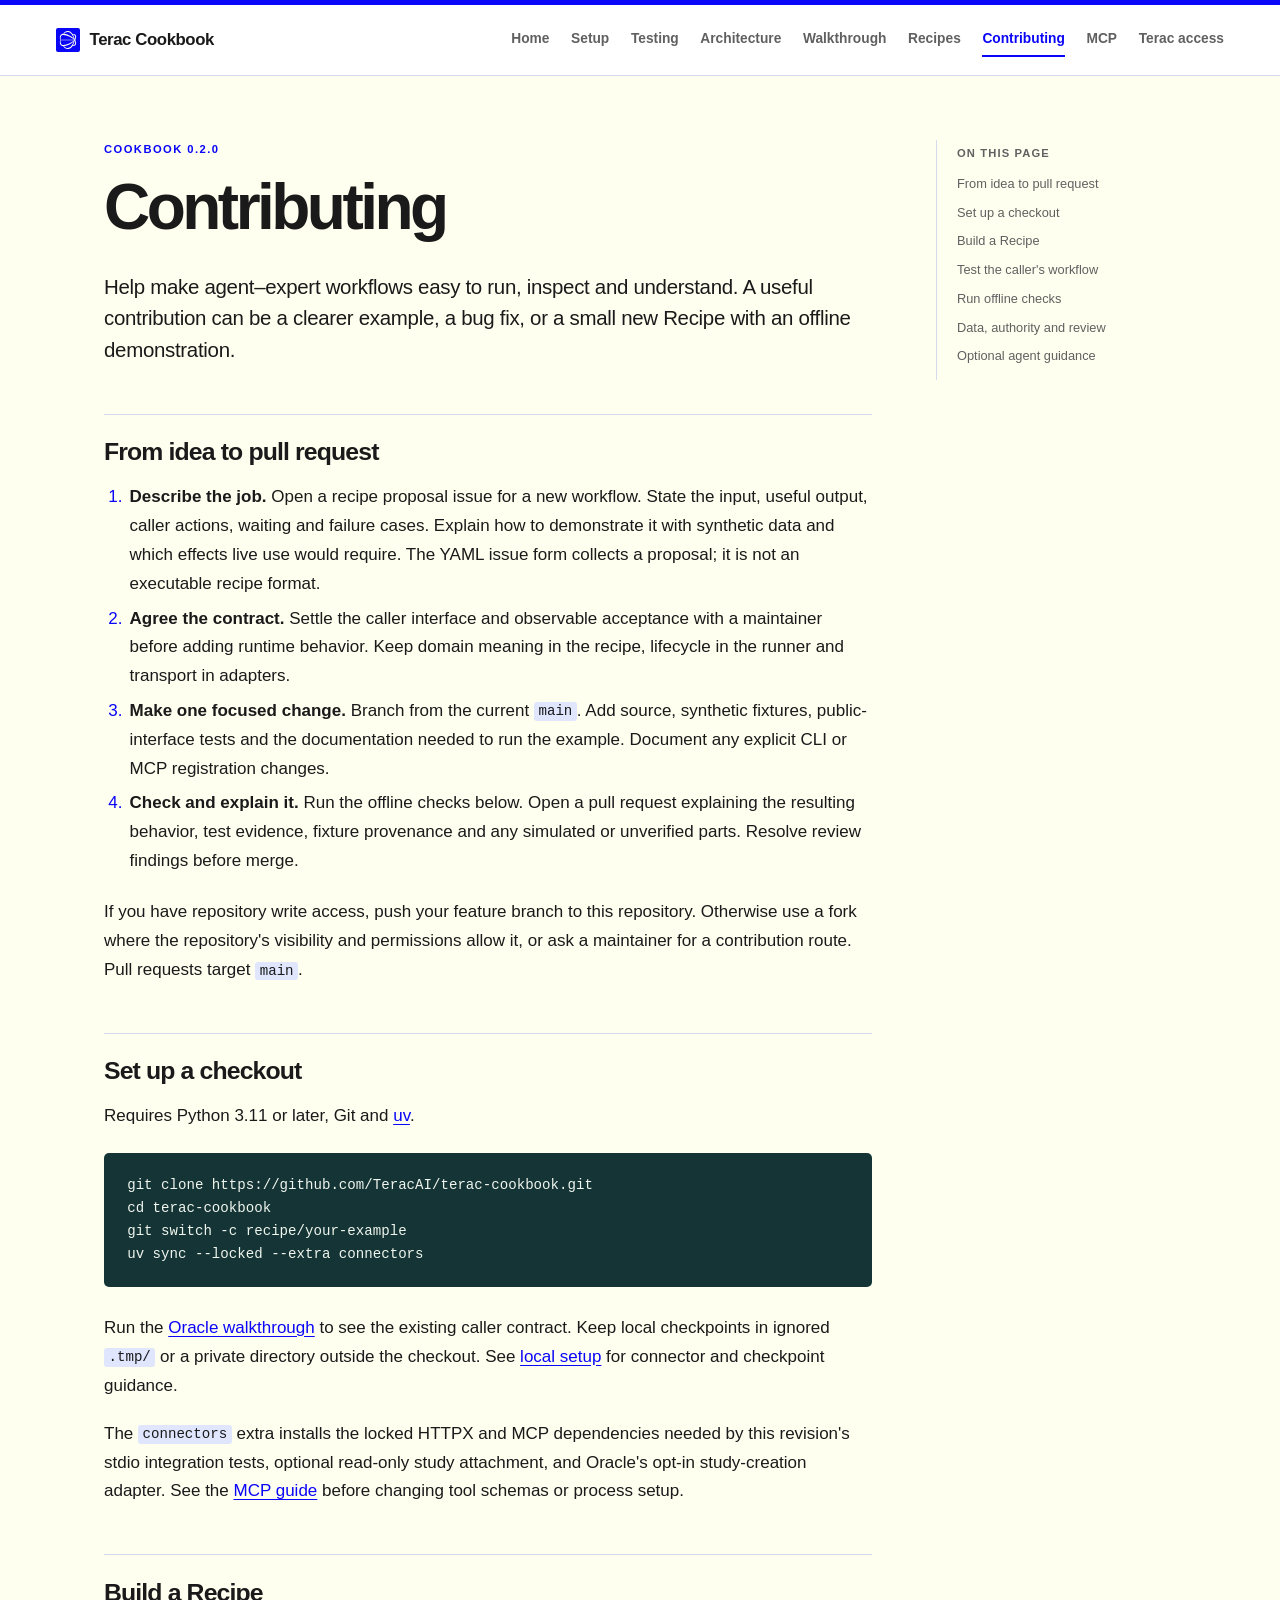
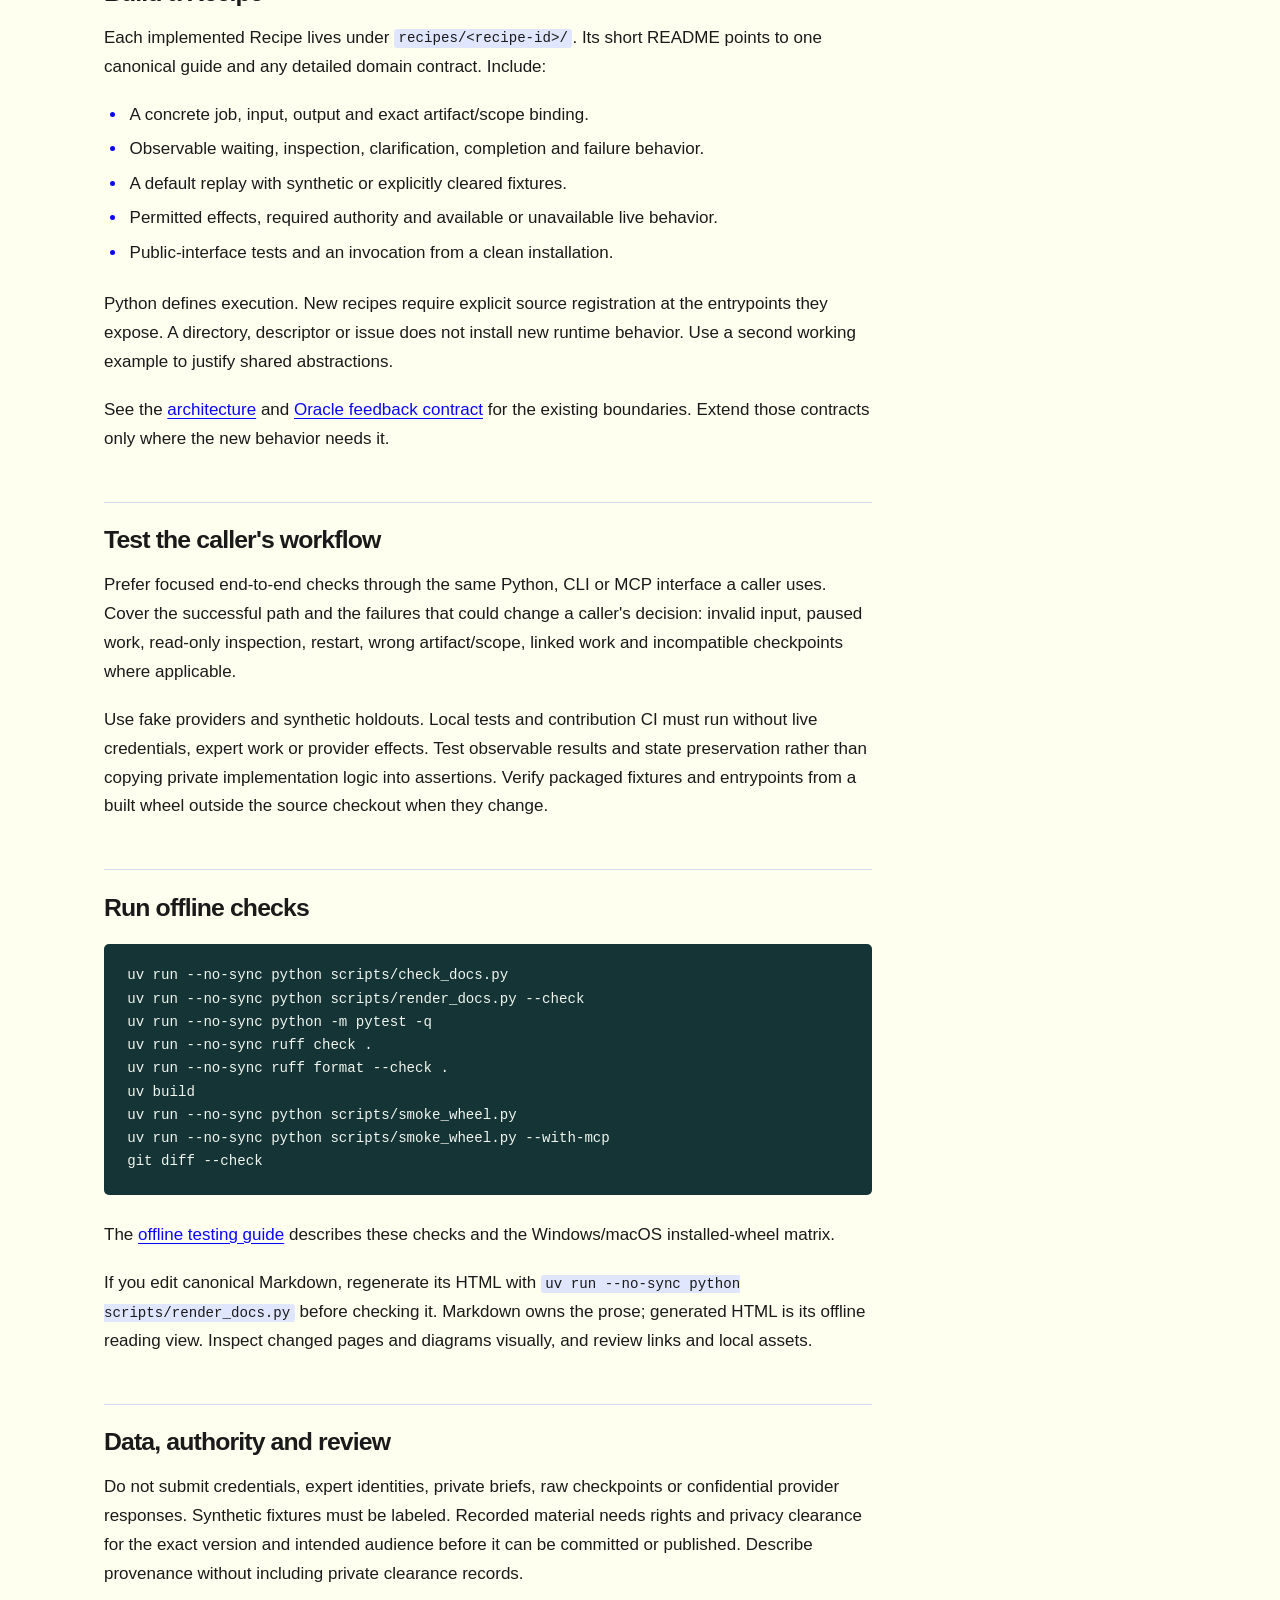
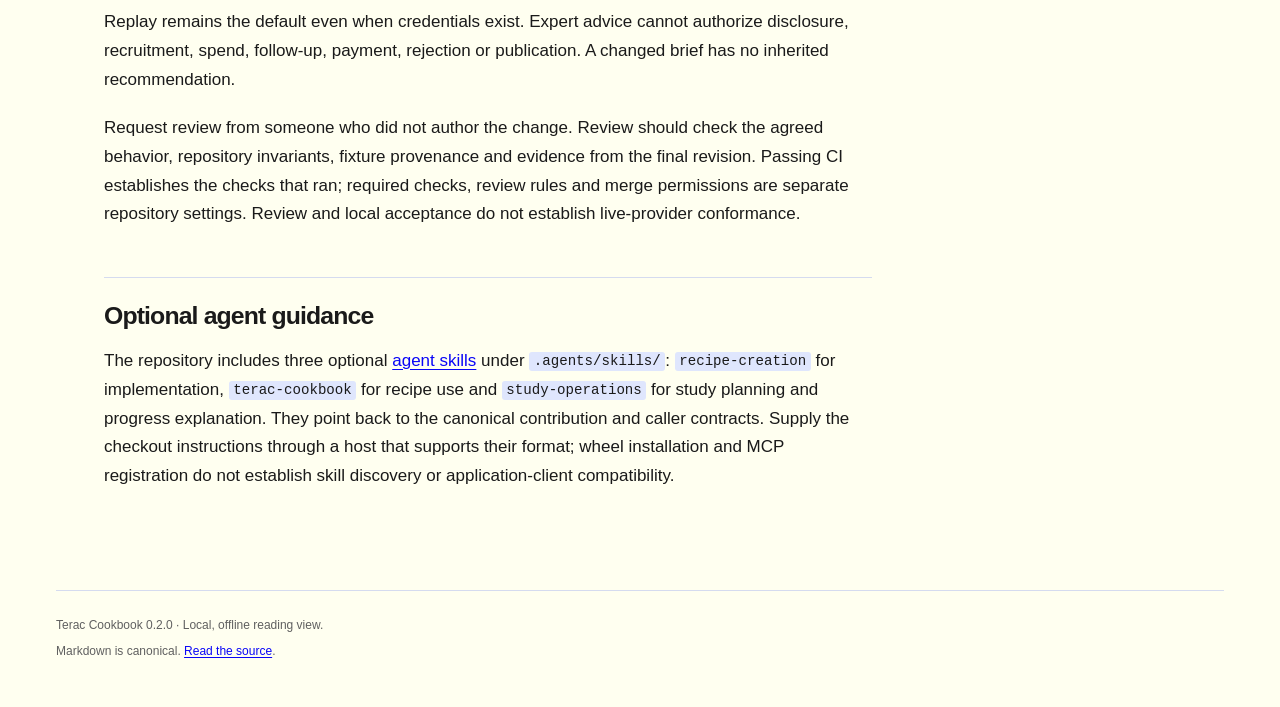
<file: docs/contributing.html>
<!doctype html>
<html lang="en">
<head>
  <meta charset="utf-8">
  <meta name="viewport" content="width=device-width, initial-scale=1">
  <title>Contributing | Terac Cookbook</title>
  <link rel="stylesheet" href="assets/site.css">
</head>
<body>
<!-- source: CONTRIBUTING.md; source-sha256: 55c9613ae2d6f4373d86940697c8598f513170e275e04dfed06c03cc348b3924 -->
<a class="skip-link" href="#main">Skip to content</a>
<header class="site-header">
  <div class="header-inner">
    <a class="brand" href="index.html">
      <img class="brand-mark" src="assets/terac-icon.svg" width="24" height="24" alt="">Terac Cookbook
    </a>
    <nav class="site-nav" aria-label="Main navigation">
        <a href="index.html">Home</a>
        <a href="setup.html">Setup</a>
        <a href="testing.html">Testing</a>
        <a href="architecture.html">Architecture</a>
        <a href="walkthrough.html">Walkthrough</a>
        <a href="recipes/index.html">Recipes</a>
        <a href="contributing.html" aria-current="page">Contributing</a>
        <a href="mcp.html">MCP</a>
        <a href="terac-access.html">Terac access</a>
    </nav>
  </div>
</header>
<main id="main" class="page-shell">
  <div class="page-layout">
    <article>
      <header class="page-header">
        <p class="eyebrow">Cookbook 0.2.0</p>
        <h1 id="contributing">Contributing</h1>
        <p class="lead">Help make agent–expert workflows easy to run, inspect and understand. A useful
contribution can be a clearer example, a bug fix, or a small new Recipe with an
offline demonstration.</p>
      </header>
      <div class="content">
<h2 id="from-idea-to-pull-request">From idea to pull request</h2>
<ol>
<li><strong>Describe the job.</strong> Open a recipe proposal issue for a new workflow. State
   the input, useful output, caller actions, waiting and failure cases. Explain
   how to demonstrate it with synthetic data and which effects live use would
   require. The YAML issue form collects a proposal; it is not an executable
   recipe format.</li>
<li><strong>Agree the contract.</strong> Settle the caller interface and observable acceptance
   with a maintainer before adding runtime behavior. Keep domain meaning in the
   recipe, lifecycle in the runner and transport in adapters.</li>
<li><strong>Make one focused change.</strong> Branch from the current <code>main</code>. Add source,
   synthetic fixtures, public-interface tests and the documentation needed to
   run the example. Document any explicit CLI or MCP registration changes.</li>
<li><strong>Check and explain it.</strong> Run the offline checks below. Open a pull request
   explaining the resulting behavior, test evidence, fixture provenance and
   any simulated or unverified parts. Resolve review findings before merge.</li>
</ol>
<p>If you have repository write access, push your feature branch to this repository.
Otherwise use a fork where the repository's visibility and permissions allow it,
or ask a maintainer for a contribution route. Pull requests target <code>main</code>.</p>
<h2 id="set-up-a-checkout">Set up a checkout</h2>
<p>Requires Python 3.11 or later, Git and <a href="https://docs.astral.sh/uv/">uv</a>.</p>
<pre><code class="language-sh">git clone https://github.com/TeracAI/terac-cookbook.git
cd terac-cookbook
git switch -c recipe/your-example
uv sync --locked --extra connectors
</code></pre>
<p>Run the <a href="recipes/oracle.html#run-the-default-case">Oracle walkthrough</a> to see
the existing caller contract. Keep local checkpoints in ignored <code>.tmp/</code> or a
private directory outside the checkout. See <a href="setup.html">local setup</a> for
connector and checkpoint guidance.</p>
<p>The <code>connectors</code> extra installs the locked HTTPX and MCP dependencies needed by
this revision's stdio integration tests, optional read-only study attachment,
and Oracle's opt-in study-creation adapter. See the <a href="mcp.html">MCP guide</a>
before changing tool schemas or process setup.</p>
<h2 id="build-a-recipe">Build a Recipe</h2>
<p>Each implemented Recipe lives under <code>recipes/&lt;recipe-id&gt;/</code>. Its short README
points to one canonical guide and any detailed domain contract. Include:</p>
<ul>
<li>A concrete job, input, output and exact artifact/scope binding.</li>
<li>Observable waiting, inspection, clarification, completion and failure behavior.</li>
<li>A default replay with synthetic or explicitly cleared fixtures.</li>
<li>Permitted effects, required authority and available or unavailable live behavior.</li>
<li>Public-interface tests and an invocation from a clean installation.</li>
</ul>
<p>Python defines execution. New recipes require explicit source registration at
the entrypoints they expose. A directory, descriptor or issue does not install
new runtime behavior. Use a second working example to justify shared abstractions.</p>
<p>See the <a href="architecture.html">architecture</a> and
<a href="../recipes/oracle/review-contract.md">Oracle feedback contract</a> for the existing
boundaries. Extend those contracts only where the new behavior needs it.</p>
<h2 id="test-the-callers-workflow">Test the caller's workflow</h2>
<p>Prefer focused end-to-end checks through the same Python, CLI or MCP interface a
caller uses. Cover the successful path and the failures that could change a
caller's decision: invalid input, paused work, read-only inspection, restart,
wrong artifact/scope, linked work and incompatible checkpoints where applicable.</p>
<p>Use fake providers and synthetic holdouts. Local tests and contribution CI must
run without live credentials, expert work or provider effects. Test observable
results and state preservation rather than copying private implementation logic
into assertions. Verify packaged fixtures and entrypoints from a built wheel
outside the source checkout when they change.</p>
<h2 id="run-offline-checks">Run offline checks</h2>
<pre><code class="language-sh">uv run --no-sync python scripts/check_docs.py
uv run --no-sync python scripts/render_docs.py --check
uv run --no-sync python -m pytest -q
uv run --no-sync ruff check .
uv run --no-sync ruff format --check .
uv build
uv run --no-sync python scripts/smoke_wheel.py
uv run --no-sync python scripts/smoke_wheel.py --with-mcp
git diff --check
</code></pre>
<p>The <a href="testing.html">offline testing guide</a> describes these checks and the
Windows/macOS installed-wheel matrix.</p>
<p>If you edit canonical Markdown, regenerate its HTML with
<code>uv run --no-sync python scripts/render_docs.py</code> before checking it. Markdown
owns the prose; generated HTML is its offline reading view. Inspect changed pages
and diagrams visually, and review links and local assets.</p>
<h2 id="data-authority-and-review">Data, authority and review</h2>
<p>Do not submit credentials, expert identities, private briefs, raw checkpoints or
confidential provider responses. Synthetic fixtures must be labeled. Recorded
material needs rights and privacy clearance for the exact version and intended
audience before it can be committed or published. Describe provenance without
including private clearance records.</p>
<p>Replay remains the default even when credentials exist. Expert advice cannot
authorize disclosure, recruitment, spend, follow-up, payment, rejection or
publication. A changed brief has no inherited recommendation.</p>
<p>Request review from someone who did not author the change. Review should check
the agreed behavior, repository invariants, fixture provenance and evidence from
the final revision. Passing CI establishes the checks that ran; required checks,
review rules and merge permissions are separate repository settings. Review and
local acceptance do not establish live-provider conformance.</p>
<h2 id="optional-agent-guidance">Optional agent guidance</h2>
<p>The repository includes three optional <a href="agent-skills.html">agent skills</a> under
<code>.agents/skills/</code>: <code>recipe-creation</code> for implementation, <code>terac-cookbook</code> for
recipe use and <code>study-operations</code> for study planning and progress explanation.
They point back to the canonical contribution and caller contracts. Supply the
checkout instructions through a host that supports their format; wheel
installation and MCP registration do not establish skill discovery or
application-client compatibility.</p>
      </div>
    </article>
    <nav class="toc" aria-label="On this page">
      <p class="toc-title">On this page</p>
<div>
<ul>
<li><a href="#from-idea-to-pull-request">From idea to pull request</a></li>
<li><a href="#set-up-a-checkout">Set up a checkout</a></li>
<li><a href="#build-a-recipe">Build a Recipe</a></li>
<li><a href="#test-the-callers-workflow">Test the caller's workflow</a></li>
<li><a href="#run-offline-checks">Run offline checks</a></li>
<li><a href="#data-authority-and-review">Data, authority and review</a></li>
<li><a href="#optional-agent-guidance">Optional agent guidance</a></li>
</ul>
</div>
    </nav>
  </div>
</main>
<footer class="site-footer">
  <p>Terac Cookbook 0.2.0 · Local, offline reading view.</p>
  <p class="source-note">Markdown is canonical. <a href="../CONTRIBUTING.md">Read the source</a>.</p>
</footer>
</body>
</html>
</file>
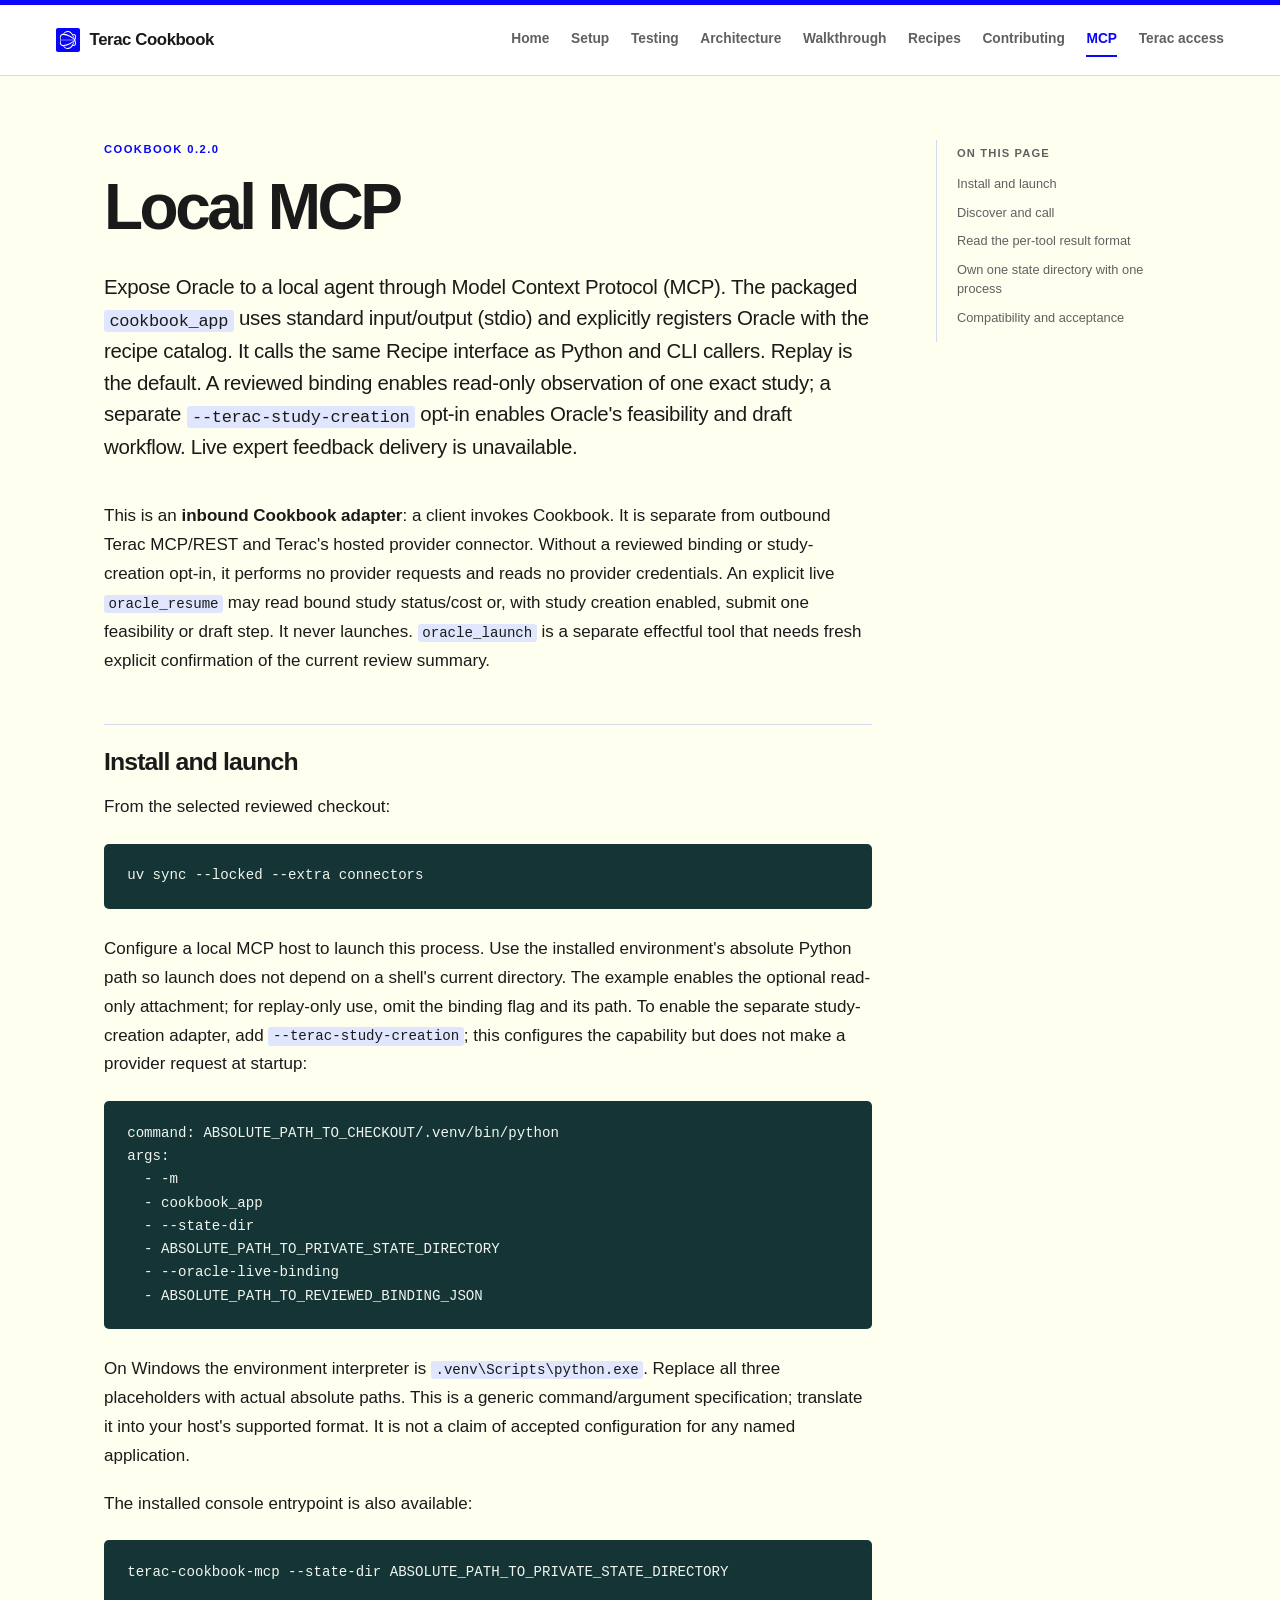
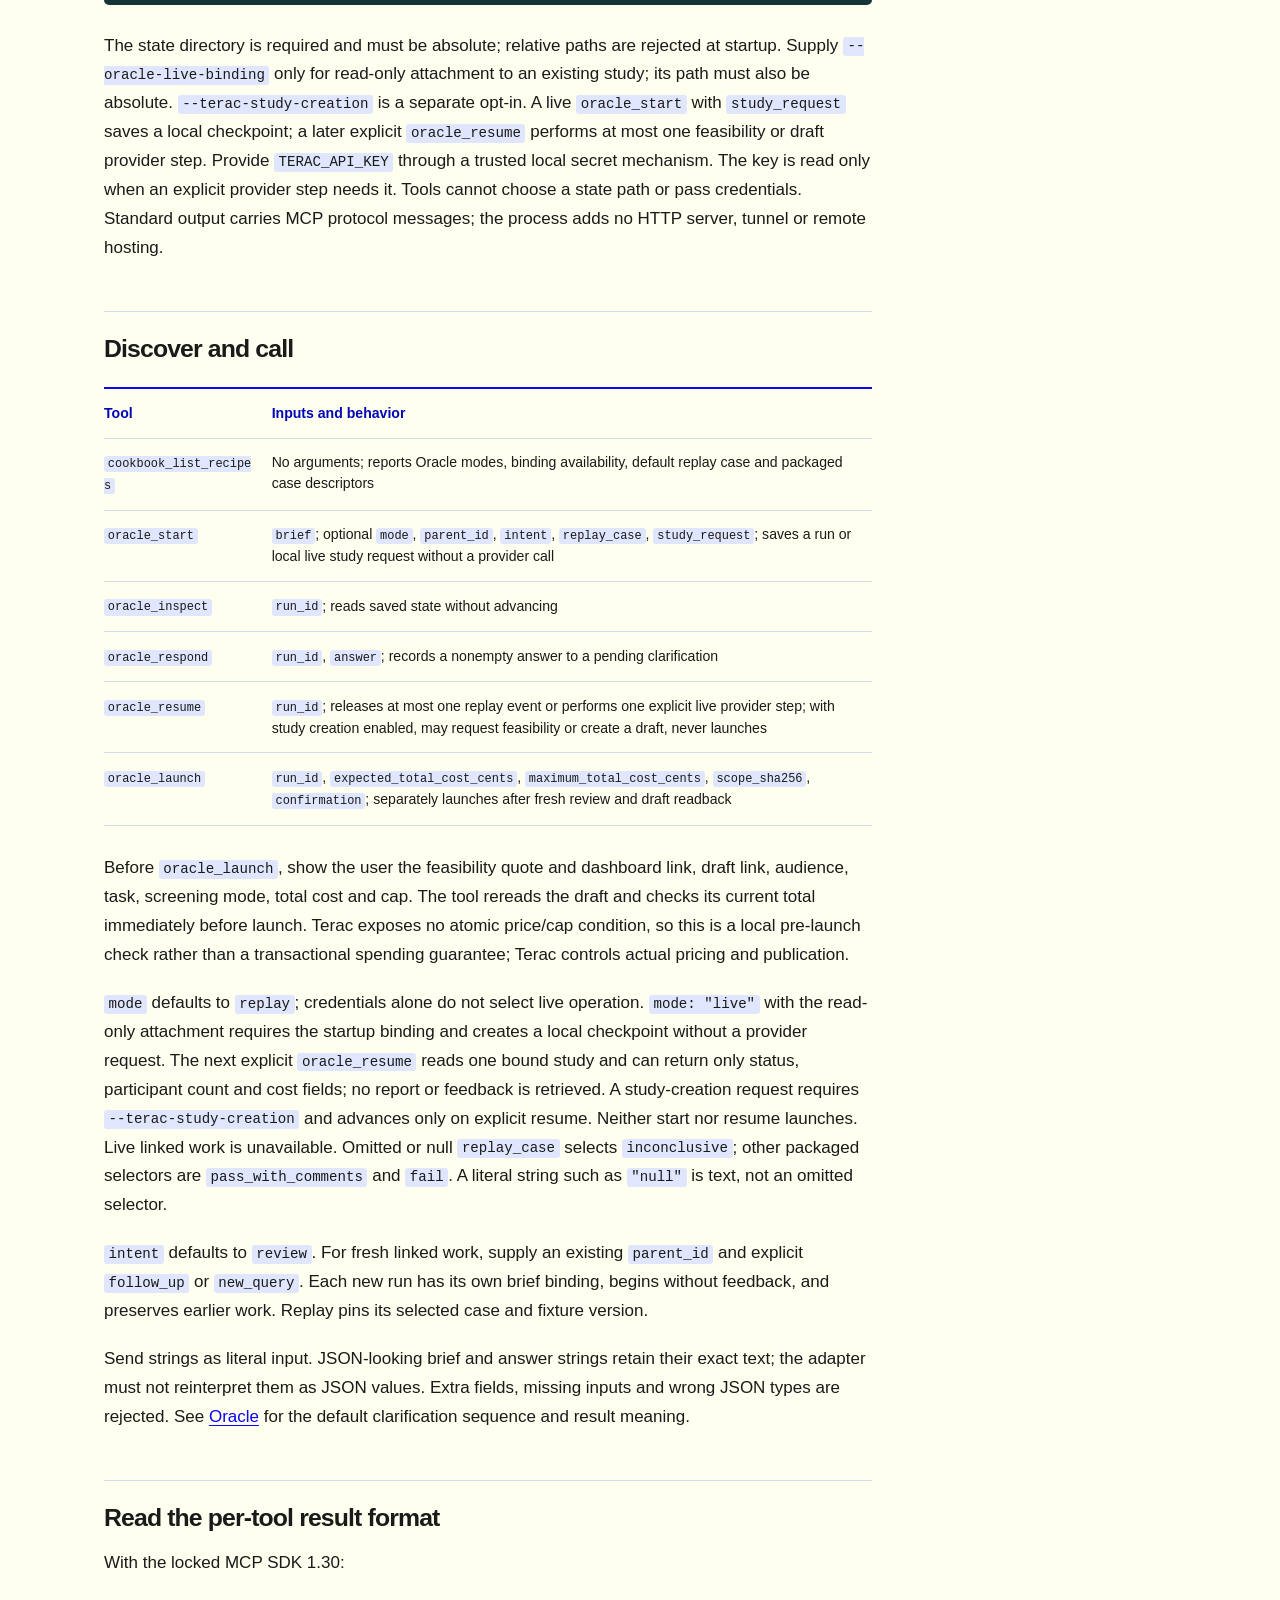
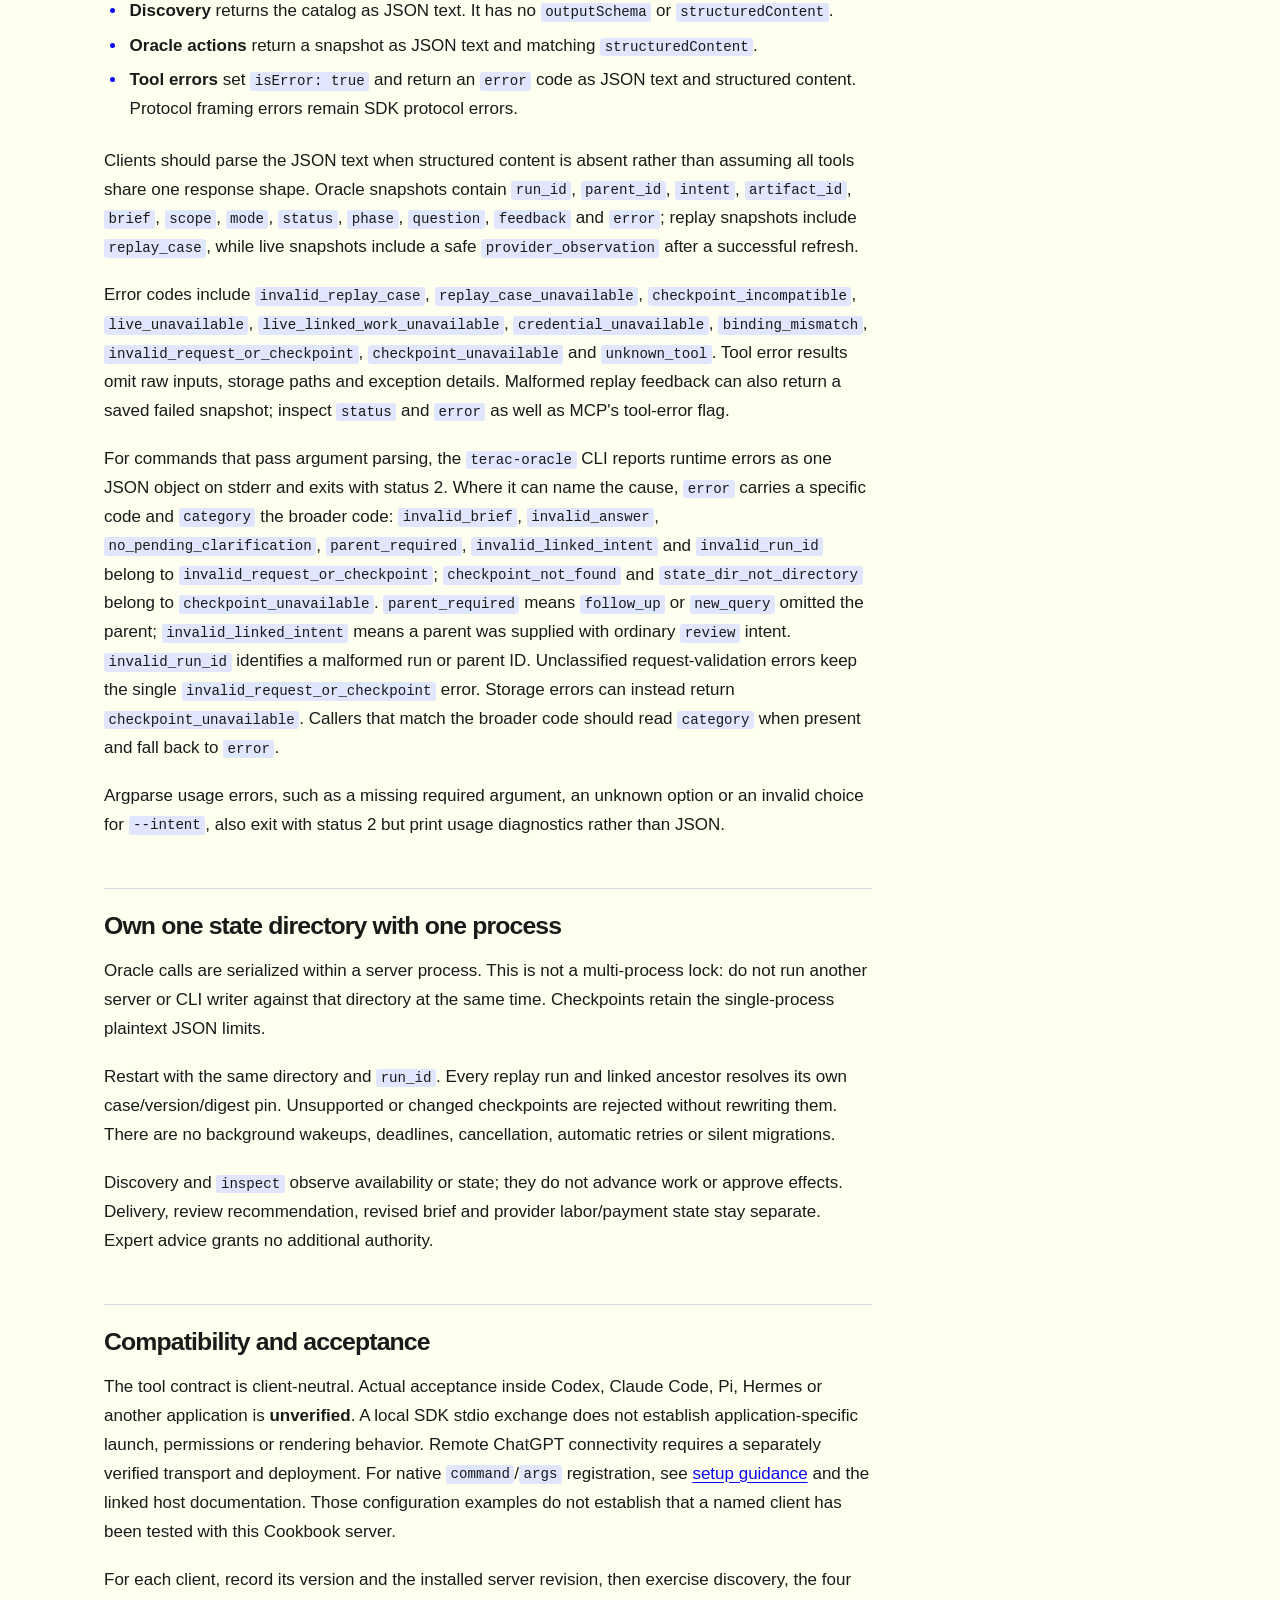
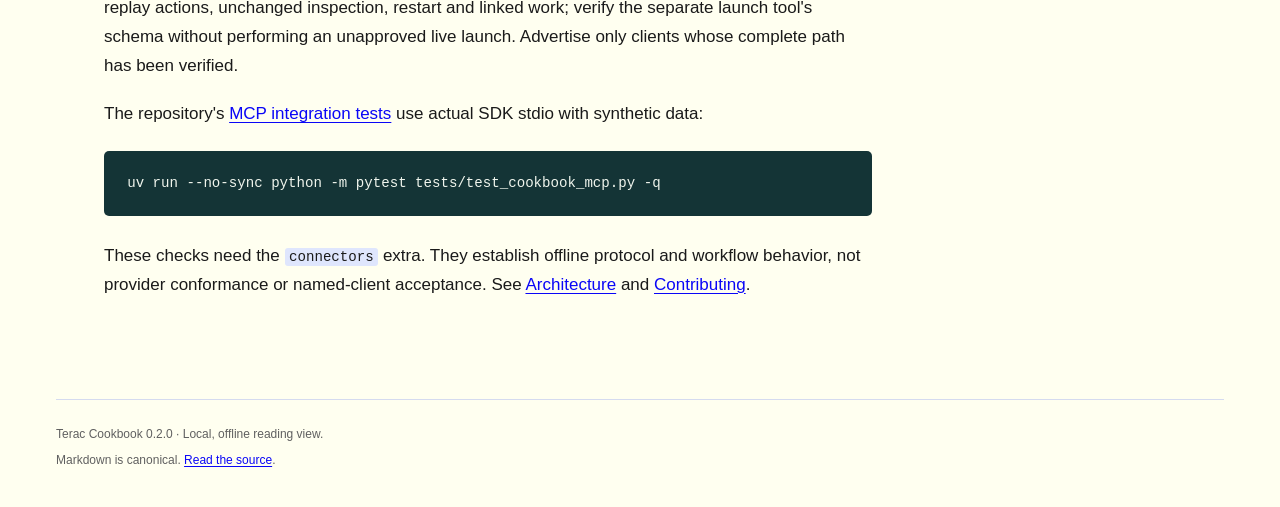
<file: docs/mcp.html>
<!doctype html>
<html lang="en">
<head>
  <meta charset="utf-8">
  <meta name="viewport" content="width=device-width, initial-scale=1">
  <title>Local MCP | Terac Cookbook</title>
  <link rel="stylesheet" href="assets/site.css">
</head>
<body>
<!-- source: docs/mcp.md; source-sha256: e75c03f8083ba1fcad6abd3c288a4afee976c84fa9369426d087d4302865769f -->
<a class="skip-link" href="#main">Skip to content</a>
<header class="site-header">
  <div class="header-inner">
    <a class="brand" href="index.html">
      <img class="brand-mark" src="assets/terac-icon.svg" width="24" height="24" alt="">Terac Cookbook
    </a>
    <nav class="site-nav" aria-label="Main navigation">
        <a href="index.html">Home</a>
        <a href="setup.html">Setup</a>
        <a href="testing.html">Testing</a>
        <a href="architecture.html">Architecture</a>
        <a href="walkthrough.html">Walkthrough</a>
        <a href="recipes/index.html">Recipes</a>
        <a href="contributing.html">Contributing</a>
        <a href="mcp.html" aria-current="page">MCP</a>
        <a href="terac-access.html">Terac access</a>
    </nav>
  </div>
</header>
<main id="main" class="page-shell">
  <div class="page-layout">
    <article>
      <header class="page-header">
        <p class="eyebrow">Cookbook 0.2.0</p>
        <h1 id="local-mcp">Local MCP</h1>
        <p class="lead">Expose Oracle to a local agent through Model Context Protocol (MCP). The packaged
<code>cookbook_app</code> uses standard input/output (stdio) and explicitly registers Oracle
with the recipe catalog. It calls the same Recipe interface as Python and CLI
callers. Replay is the default. A reviewed binding enables read-only observation
of one exact study; a separate <code>--terac-study-creation</code> opt-in enables Oracle's
feasibility and draft workflow. Live expert feedback delivery is unavailable.</p>
      </header>
      <div class="content">
<p>This is an <strong>inbound Cookbook adapter</strong>: a client invokes Cookbook. It is separate
from outbound Terac MCP/REST and Terac's hosted provider connector. Without a
reviewed binding or study-creation opt-in, it performs no provider requests and
reads no provider credentials. An explicit live <code>oracle_resume</code> may read bound
study status/cost or, with study creation enabled, submit one feasibility or draft
step. It never launches. <code>oracle_launch</code> is a separate effectful tool that needs
fresh explicit confirmation of the current review summary.</p>
<h2 id="install-and-launch">Install and launch</h2>
<p>From the selected reviewed checkout:</p>
<pre><code class="language-sh">uv sync --locked --extra connectors
</code></pre>
<p>Configure a local MCP host to launch this process. Use the installed environment's
absolute Python path so launch does not depend on a shell's current directory.
The example enables the optional read-only attachment; for replay-only use, omit
the binding flag and its path. To enable the separate study-creation adapter, add
<code>--terac-study-creation</code>; this configures the capability but does not make a
provider request at startup:</p>
<pre><code class="language-text">command: ABSOLUTE_PATH_TO_CHECKOUT/.venv/bin/python
args:
  - -m
  - cookbook_app
  - --state-dir
  - ABSOLUTE_PATH_TO_PRIVATE_STATE_DIRECTORY
  - --oracle-live-binding
  - ABSOLUTE_PATH_TO_REVIEWED_BINDING_JSON
</code></pre>
<p>On Windows the environment interpreter is <code>.venv\Scripts\python.exe</code>.
Replace all three placeholders with actual absolute paths. This is a generic
command/argument specification; translate it into your host's supported format.
It is not a claim of accepted configuration for any named application.</p>
<p>The installed console entrypoint is also available:</p>
<pre><code class="language-sh">terac-cookbook-mcp --state-dir ABSOLUTE_PATH_TO_PRIVATE_STATE_DIRECTORY
</code></pre>
<p>The state directory is required and must be absolute; relative paths are rejected
at startup. Supply <code>--oracle-live-binding</code> only for read-only attachment to an
existing study; its path must also be absolute. <code>--terac-study-creation</code> is a
separate opt-in. A live <code>oracle_start</code> with <code>study_request</code> saves a local
checkpoint; a later explicit <code>oracle_resume</code> performs at most one feasibility or
draft provider step. Provide <code>TERAC_API_KEY</code> through a trusted local secret
mechanism. The key is read only when an explicit provider step needs it. Tools
cannot choose a state path or pass credentials. Standard output carries MCP
protocol messages; the process adds no HTTP server, tunnel or remote hosting.</p>
<h2 id="discover-and-call">Discover and call</h2>
<table>
<thead>
<tr>
<th>Tool</th>
<th>Inputs and behavior</th>
</tr>
</thead>
<tbody>
<tr>
<td><code>cookbook_list_recipes</code></td>
<td>No arguments; reports Oracle modes, binding availability, default replay case and packaged case descriptors</td>
</tr>
<tr>
<td><code>oracle_start</code></td>
<td><code>brief</code>; optional <code>mode</code>, <code>parent_id</code>, <code>intent</code>, <code>replay_case</code>, <code>study_request</code>; saves a run or local live study request without a provider call</td>
</tr>
<tr>
<td><code>oracle_inspect</code></td>
<td><code>run_id</code>; reads saved state without advancing</td>
</tr>
<tr>
<td><code>oracle_respond</code></td>
<td><code>run_id</code>, <code>answer</code>; records a nonempty answer to a pending clarification</td>
</tr>
<tr>
<td><code>oracle_resume</code></td>
<td><code>run_id</code>; releases at most one replay event or performs one explicit live provider step; with study creation enabled, may request feasibility or create a draft, never launches</td>
</tr>
<tr>
<td><code>oracle_launch</code></td>
<td><code>run_id</code>, <code>expected_total_cost_cents</code>, <code>maximum_total_cost_cents</code>, <code>scope_sha256</code>, <code>confirmation</code>; separately launches after fresh review and draft readback</td>
</tr>
</tbody>
</table>
<p>Before <code>oracle_launch</code>, show the user the feasibility quote and dashboard link,
draft link, audience, task, screening mode, total cost and cap. The tool rereads
the draft and checks its current total immediately before launch. Terac exposes
no atomic price/cap condition, so this is a local pre-launch check rather than a
transactional spending guarantee; Terac controls actual pricing and publication.</p>
<p><code>mode</code> defaults to <code>replay</code>; credentials alone do not select live operation.
<code>mode: "live"</code> with the read-only attachment requires the startup binding and
creates a local checkpoint without a provider request. The next explicit
<code>oracle_resume</code> reads one bound study and can return only status, participant
count and cost fields; no report or feedback is retrieved. A study-creation
request requires <code>--terac-study-creation</code> and advances only on explicit resume.
Neither start nor resume launches. Live linked work is unavailable. Omitted or
null <code>replay_case</code> selects <code>inconclusive</code>; other packaged selectors are
<code>pass_with_comments</code> and <code>fail</code>. A literal string such as <code>"null"</code> is text, not
an omitted selector.</p>
<p><code>intent</code> defaults to <code>review</code>. For fresh linked work, supply an existing
<code>parent_id</code> and explicit <code>follow_up</code> or <code>new_query</code>. Each new run has its own
brief binding, begins without feedback, and preserves earlier work. Replay pins
its selected case and fixture version.</p>
<p>Send strings as literal input. JSON-looking brief and answer strings retain their
exact text; the adapter must not reinterpret them as JSON values. Extra fields,
missing inputs and wrong JSON types are rejected. See
<a href="recipes/oracle.html">Oracle</a> for the default clarification sequence and result
meaning.</p>
<h2 id="read-the-per-tool-result-format">Read the per-tool result format</h2>
<p>With the locked MCP SDK 1.30:</p>
<ul>
<li><strong>Discovery</strong> returns the catalog as JSON text. It has no <code>outputSchema</code> or
  <code>structuredContent</code>.</li>
<li><strong>Oracle actions</strong> return a snapshot as JSON text and matching
  <code>structuredContent</code>.</li>
<li><strong>Tool errors</strong> set <code>isError: true</code> and return an <code>error</code> code as JSON text and
  structured content. Protocol framing errors remain SDK protocol errors.</li>
</ul>
<p>Clients should parse the JSON text when structured content is absent rather than
assuming all tools share one response shape. Oracle snapshots contain <code>run_id</code>,
<code>parent_id</code>, <code>intent</code>, <code>artifact_id</code>, <code>brief</code>, <code>scope</code>, <code>mode</code>, <code>status</code>, <code>phase</code>,
<code>question</code>, <code>feedback</code> and <code>error</code>; replay snapshots include <code>replay_case</code>, while
live snapshots include a safe <code>provider_observation</code> after a successful refresh.</p>
<p>Error codes include <code>invalid_replay_case</code>, <code>replay_case_unavailable</code>,
<code>checkpoint_incompatible</code>, <code>live_unavailable</code>, <code>live_linked_work_unavailable</code>,
<code>credential_unavailable</code>, <code>binding_mismatch</code>, <code>invalid_request_or_checkpoint</code>,
<code>checkpoint_unavailable</code> and <code>unknown_tool</code>. Tool error results omit raw inputs,
storage paths and exception details. Malformed replay feedback can also return a
saved failed snapshot; inspect <code>status</code> and <code>error</code> as well as MCP's tool-error
flag.</p>
<p>For commands that pass argument parsing, the <code>terac-oracle</code> CLI reports runtime
errors as one JSON object on stderr and exits with status 2. Where it can name
the cause, <code>error</code> carries a specific code and <code>category</code> the broader code:
<code>invalid_brief</code>, <code>invalid_answer</code>, <code>no_pending_clarification</code>, <code>parent_required</code>,
<code>invalid_linked_intent</code> and <code>invalid_run_id</code> belong to
<code>invalid_request_or_checkpoint</code>; <code>checkpoint_not_found</code> and
<code>state_dir_not_directory</code> belong to <code>checkpoint_unavailable</code>. <code>parent_required</code>
means <code>follow_up</code> or <code>new_query</code> omitted the parent; <code>invalid_linked_intent</code> means
a parent was supplied with ordinary <code>review</code> intent. <code>invalid_run_id</code> identifies
a malformed run or parent ID. Unclassified request-validation errors keep the
single <code>invalid_request_or_checkpoint</code> error. Storage errors can instead return
<code>checkpoint_unavailable</code>. Callers that match the broader code should read
<code>category</code> when present and fall back to <code>error</code>.</p>
<p>Argparse usage errors, such as a missing required argument, an unknown option or
an invalid choice for <code>--intent</code>, also exit with status 2 but print usage
diagnostics rather than JSON.</p>
<h2 id="own-one-state-directory-with-one-process">Own one state directory with one process</h2>
<p>Oracle calls are serialized within a server process. This is not a multi-process
lock: do not run another server or CLI writer against that directory at the same
time. Checkpoints retain the single-process plaintext JSON limits.</p>
<p>Restart with the same directory and <code>run_id</code>. Every replay run and linked
ancestor resolves its own case/version/digest pin. Unsupported or changed
checkpoints are rejected without rewriting them. There are no background
wakeups, deadlines, cancellation, automatic retries or silent migrations.</p>
<p>Discovery and <code>inspect</code> observe availability or state; they do not advance work
or approve effects. Delivery, review recommendation, revised brief and provider
labor/payment state stay separate. Expert advice grants no additional authority.</p>
<h2 id="compatibility-and-acceptance">Compatibility and acceptance</h2>
<p>The tool contract is client-neutral. Actual acceptance inside Codex, Claude Code,
Pi, Hermes or another application is <strong>unverified</strong>. A local SDK stdio exchange
does not establish application-specific launch, permissions or rendering behavior.
Remote ChatGPT connectivity requires a separately verified transport and deployment.
For native <code>command</code>/<code>args</code> registration, see <a href="setup.html#register-with-a-native-host">setup guidance</a>
and the linked host documentation. Those configuration examples do not establish
that a named client has been tested with this Cookbook server.</p>
<p>For each client, record its version and the installed server revision, then
exercise discovery, the four replay actions, unchanged inspection, restart and
linked work; verify the separate launch tool's schema without performing an
unapproved live launch. Advertise only clients whose complete path has been
verified.</p>
<p>The repository's <a href="../tests/test_cookbook_mcp.py">MCP integration tests</a> use actual
SDK stdio with synthetic data:</p>
<pre><code class="language-sh">uv run --no-sync python -m pytest tests/test_cookbook_mcp.py -q
</code></pre>
<p>These checks need the <code>connectors</code> extra. They establish offline protocol and
workflow behavior, not provider conformance or named-client acceptance. See
<a href="architecture.html">Architecture</a> and <a href="contributing.html">Contributing</a>.</p>
      </div>
    </article>
    <nav class="toc" aria-label="On this page">
      <p class="toc-title">On this page</p>
<div>
<ul>
<li><a href="#install-and-launch">Install and launch</a></li>
<li><a href="#discover-and-call">Discover and call</a></li>
<li><a href="#read-the-per-tool-result-format">Read the per-tool result format</a></li>
<li><a href="#own-one-state-directory-with-one-process">Own one state directory with one process</a></li>
<li><a href="#compatibility-and-acceptance">Compatibility and acceptance</a></li>
</ul>
</div>
    </nav>
  </div>
</main>
<footer class="site-footer">
  <p>Terac Cookbook 0.2.0 · Local, offline reading view.</p>
  <p class="source-note">Markdown is canonical. <a href="mcp.md">Read the source</a>.</p>
</footer>
</body>
</html>
</file>
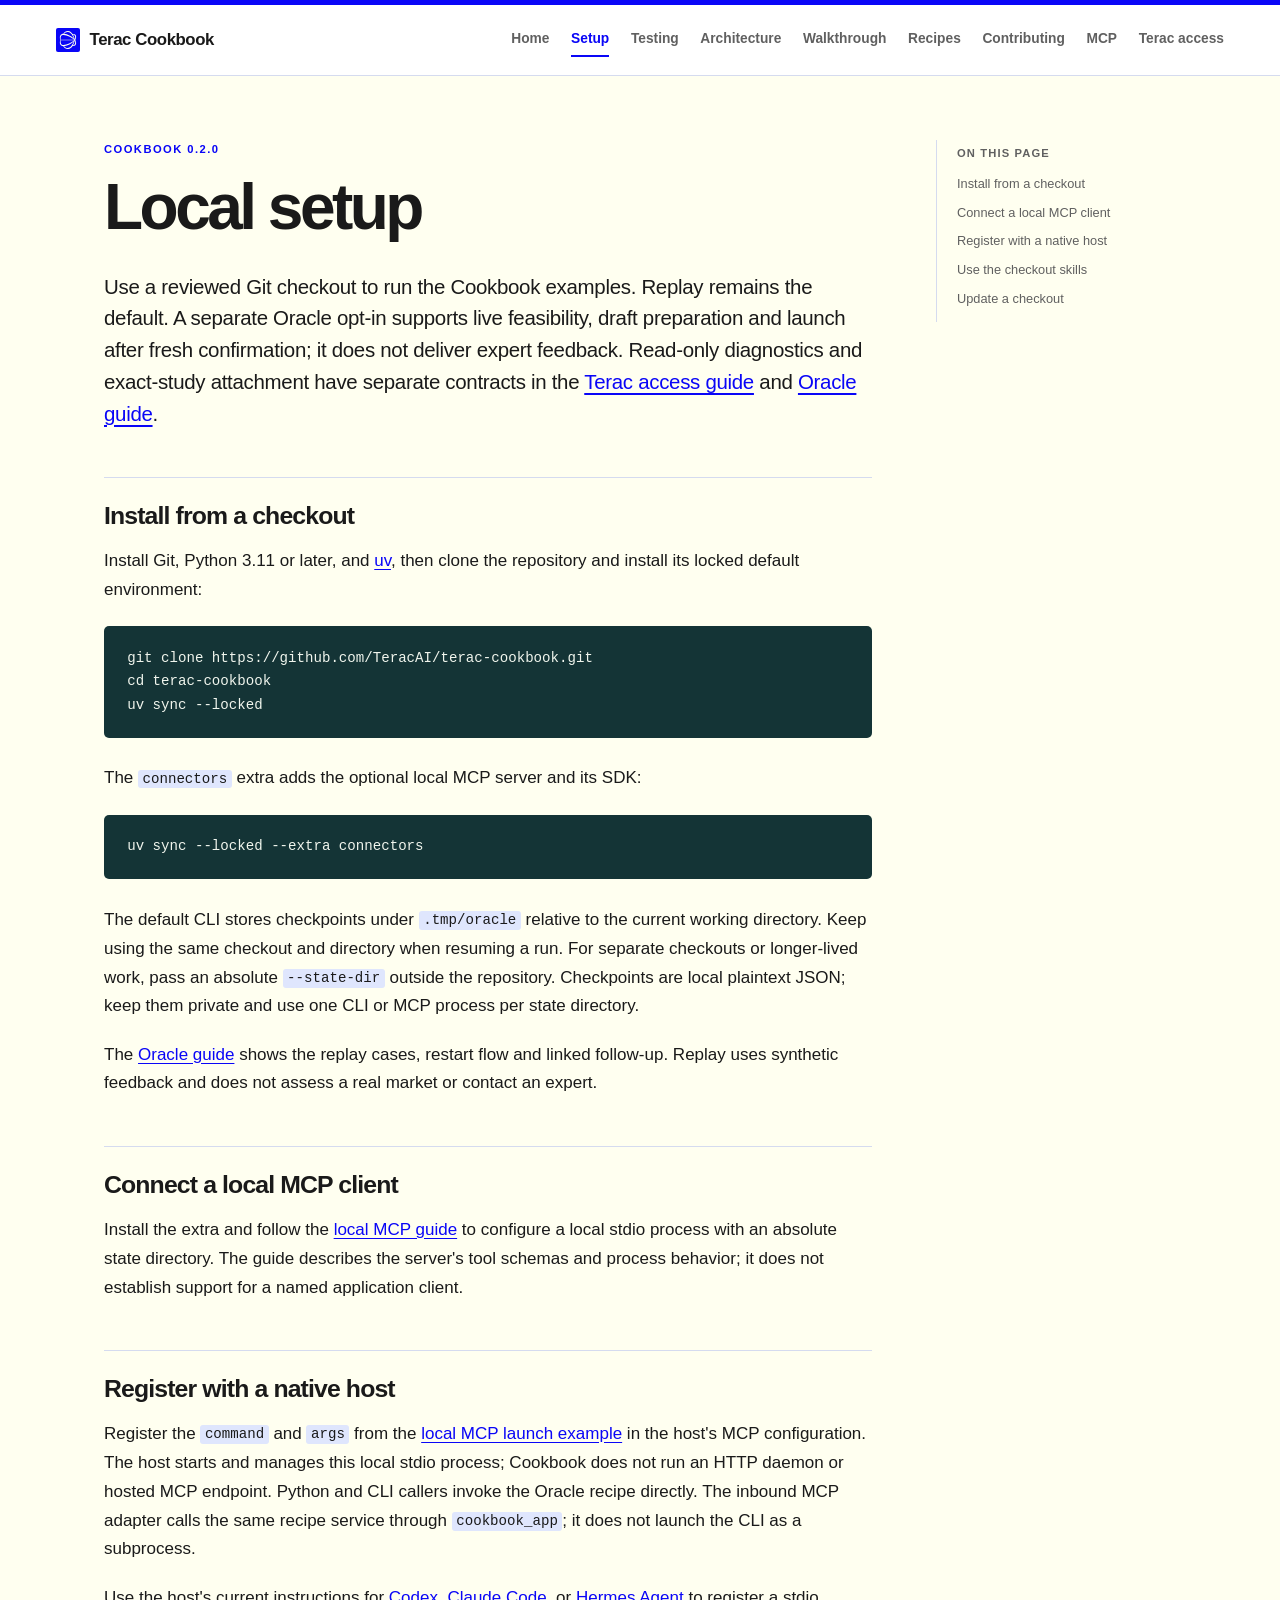
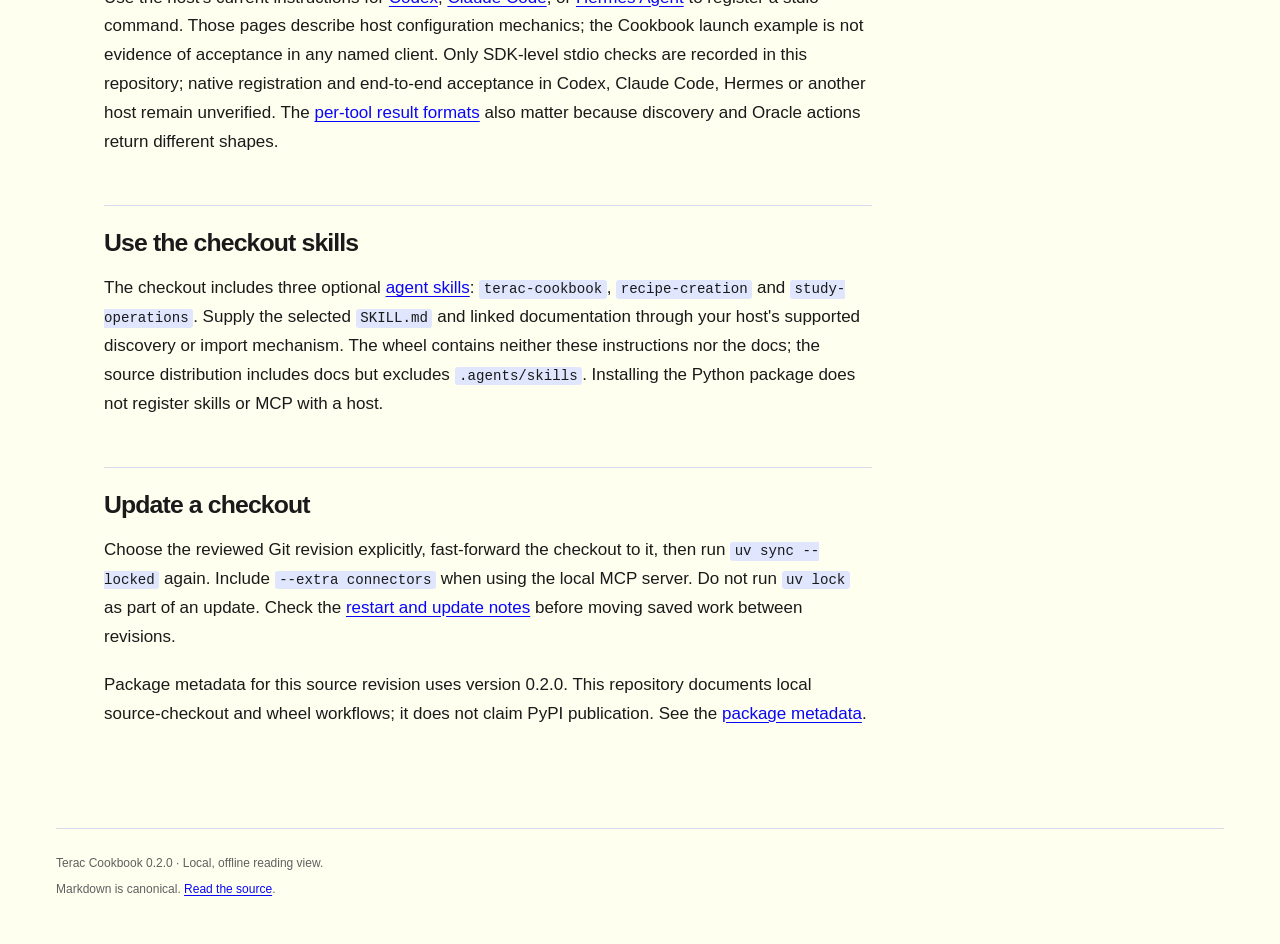
<file: docs/setup.html>
<!doctype html>
<html lang="en">
<head>
  <meta charset="utf-8">
  <meta name="viewport" content="width=device-width, initial-scale=1">
  <title>Local setup | Terac Cookbook</title>
  <link rel="stylesheet" href="assets/site.css">
</head>
<body>
<!-- source: docs/setup.md; source-sha256: d14dc4d64c3accf203eac821dc8c73669c7928d04dc7a66d4d40c0029843893c -->
<a class="skip-link" href="#main">Skip to content</a>
<header class="site-header">
  <div class="header-inner">
    <a class="brand" href="index.html">
      <img class="brand-mark" src="assets/terac-icon.svg" width="24" height="24" alt="">Terac Cookbook
    </a>
    <nav class="site-nav" aria-label="Main navigation">
        <a href="index.html">Home</a>
        <a href="setup.html" aria-current="page">Setup</a>
        <a href="testing.html">Testing</a>
        <a href="architecture.html">Architecture</a>
        <a href="walkthrough.html">Walkthrough</a>
        <a href="recipes/index.html">Recipes</a>
        <a href="contributing.html">Contributing</a>
        <a href="mcp.html">MCP</a>
        <a href="terac-access.html">Terac access</a>
    </nav>
  </div>
</header>
<main id="main" class="page-shell">
  <div class="page-layout">
    <article>
      <header class="page-header">
        <p class="eyebrow">Cookbook 0.2.0</p>
        <h1 id="local-setup">Local setup</h1>
        <p class="lead">Use a reviewed Git checkout to run the Cookbook examples. Replay remains the
default. A separate Oracle opt-in supports live feasibility, draft preparation
and launch after fresh confirmation; it does not deliver expert feedback.
Read-only diagnostics and exact-study attachment have separate contracts in the
<a href="terac-access.html">Terac access guide</a> and
<a href="recipes/oracle.html#explicit-study-creation-and-launch">Oracle guide</a>.</p>
      </header>
      <div class="content">
<h2 id="install-from-a-checkout">Install from a checkout</h2>
<p>Install Git, Python 3.11 or later, and <a href="https://docs.astral.sh/uv/">uv</a>, then
clone the repository and install its locked default environment:</p>
<pre><code class="language-sh">git clone https://github.com/TeracAI/terac-cookbook.git
cd terac-cookbook
uv sync --locked
</code></pre>
<p>The <code>connectors</code> extra adds the optional local MCP server and its SDK:</p>
<pre><code class="language-sh">uv sync --locked --extra connectors
</code></pre>
<p>The default CLI stores checkpoints under <code>.tmp/oracle</code> relative to the current
working directory. Keep using the same checkout and directory when resuming a
run. For separate checkouts or longer-lived work, pass an absolute
<code>--state-dir</code> outside the repository. Checkpoints are local plaintext JSON; keep
them private and use one CLI or MCP process per state directory.</p>
<p>The <a href="recipes/oracle.html">Oracle guide</a> shows the replay cases, restart flow and
linked follow-up. Replay uses synthetic feedback and does not assess a real
market or contact an expert.</p>
<h2 id="connect-a-local-mcp-client">Connect a local MCP client</h2>
<p>Install the extra and follow the <a href="mcp.html">local MCP guide</a> to configure a local
stdio process with an absolute state directory. The guide describes the server's
tool schemas and process behavior; it does not establish support for a named
application client.</p>
<h2 id="register-with-a-native-host">Register with a native host</h2>
<p>Register the <code>command</code> and <code>args</code> from the <a href="mcp.html#install-and-launch">local MCP launch example</a>
in the host's MCP configuration. The host starts and manages this local stdio
process; Cookbook does not run an HTTP daemon or hosted MCP endpoint. Python and
CLI callers invoke the Oracle recipe directly. The inbound MCP adapter calls the
same recipe service through <code>cookbook_app</code>; it does not launch the CLI as a
subprocess.</p>
<p>Use the host's current instructions for <a href="https://learn.chatgpt.com/docs/extend/mcp">Codex</a>,
<a href="https://code.claude.com/docs/en/mcp">Claude Code</a>, or <a href="https://github.com/NousResearch/hermes-agent/blob/main/website/docs/user-guide/features/mcp.md">Hermes Agent</a>
to register a stdio command. Those pages describe host configuration mechanics;
the Cookbook launch example is not evidence of acceptance in any named client.
Only SDK-level stdio checks are recorded in this repository; native registration
and end-to-end acceptance in Codex, Claude Code, Hermes or another host remain
unverified. The <a href="mcp.html#read-the-per-tool-result-format">per-tool result formats</a>
also matter because discovery and Oracle actions return different shapes.</p>
<h2 id="use-the-checkout-skills">Use the checkout skills</h2>
<p>The checkout includes three optional <a href="agent-skills.html">agent skills</a>:
<code>terac-cookbook</code>, <code>recipe-creation</code> and <code>study-operations</code>. Supply the selected
<code>SKILL.md</code> and linked documentation through your host's supported discovery or
import mechanism. The wheel contains neither these instructions nor the docs;
the source distribution includes docs but excludes <code>.agents/skills</code>. Installing
the Python package does not register skills or MCP with a host.</p>
<h2 id="update-a-checkout">Update a checkout</h2>
<p>Choose the reviewed Git revision explicitly, fast-forward the checkout to it,
then run <code>uv sync --locked</code> again. Include <code>--extra connectors</code> when using the
local MCP server. Do not run <code>uv lock</code> as part of an update. Check the
<a href="recipes/oracle.html#restart-and-updates">restart and update notes</a> before moving
saved work between revisions.</p>
<p>Package metadata for this source revision uses version 0.2.0. This repository
documents local source-checkout and wheel workflows; it does not claim PyPI
publication. See the <a href="../pyproject.toml">package metadata</a>.</p>
      </div>
    </article>
    <nav class="toc" aria-label="On this page">
      <p class="toc-title">On this page</p>
<div>
<ul>
<li><a href="#install-from-a-checkout">Install from a checkout</a></li>
<li><a href="#connect-a-local-mcp-client">Connect a local MCP client</a></li>
<li><a href="#register-with-a-native-host">Register with a native host</a></li>
<li><a href="#use-the-checkout-skills">Use the checkout skills</a></li>
<li><a href="#update-a-checkout">Update a checkout</a></li>
</ul>
</div>
    </nav>
  </div>
</main>
<footer class="site-footer">
  <p>Terac Cookbook 0.2.0 · Local, offline reading view.</p>
  <p class="source-note">Markdown is canonical. <a href="setup.md">Read the source</a>.</p>
</footer>
</body>
</html>
</file>
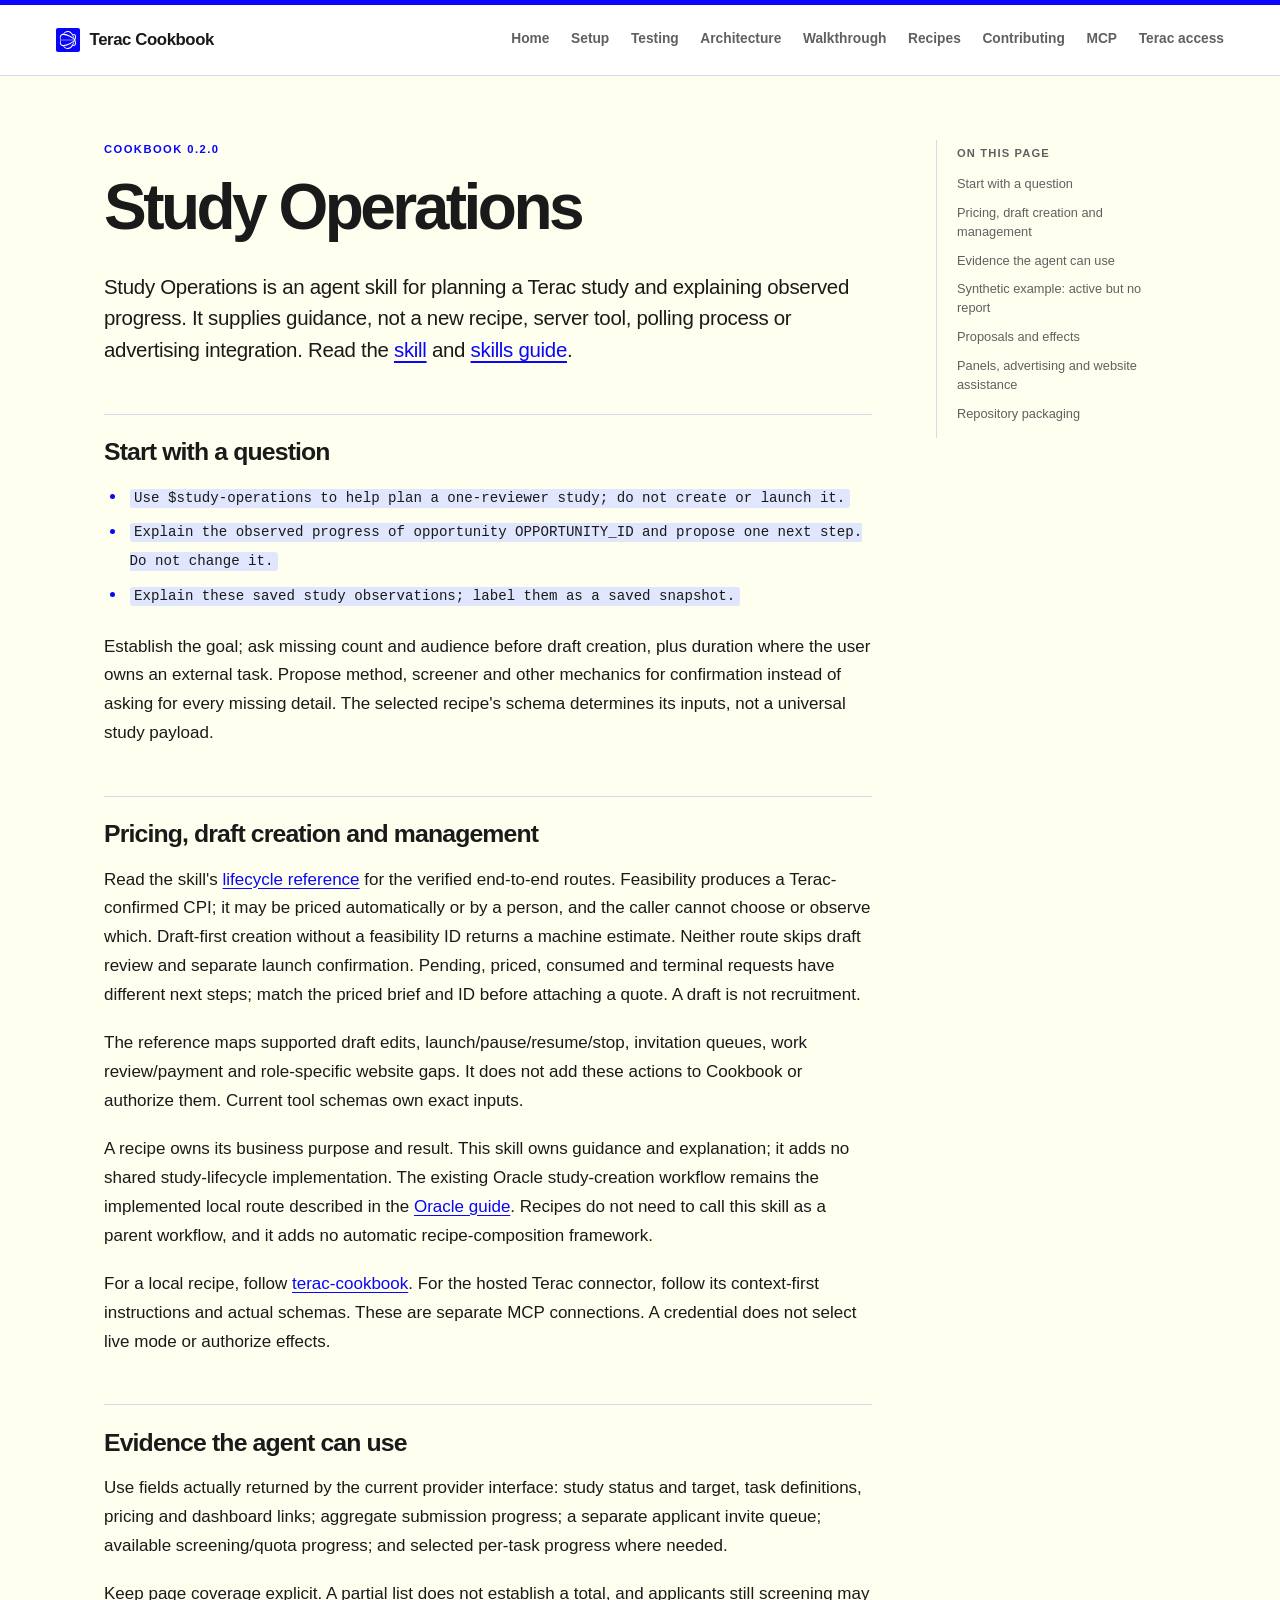
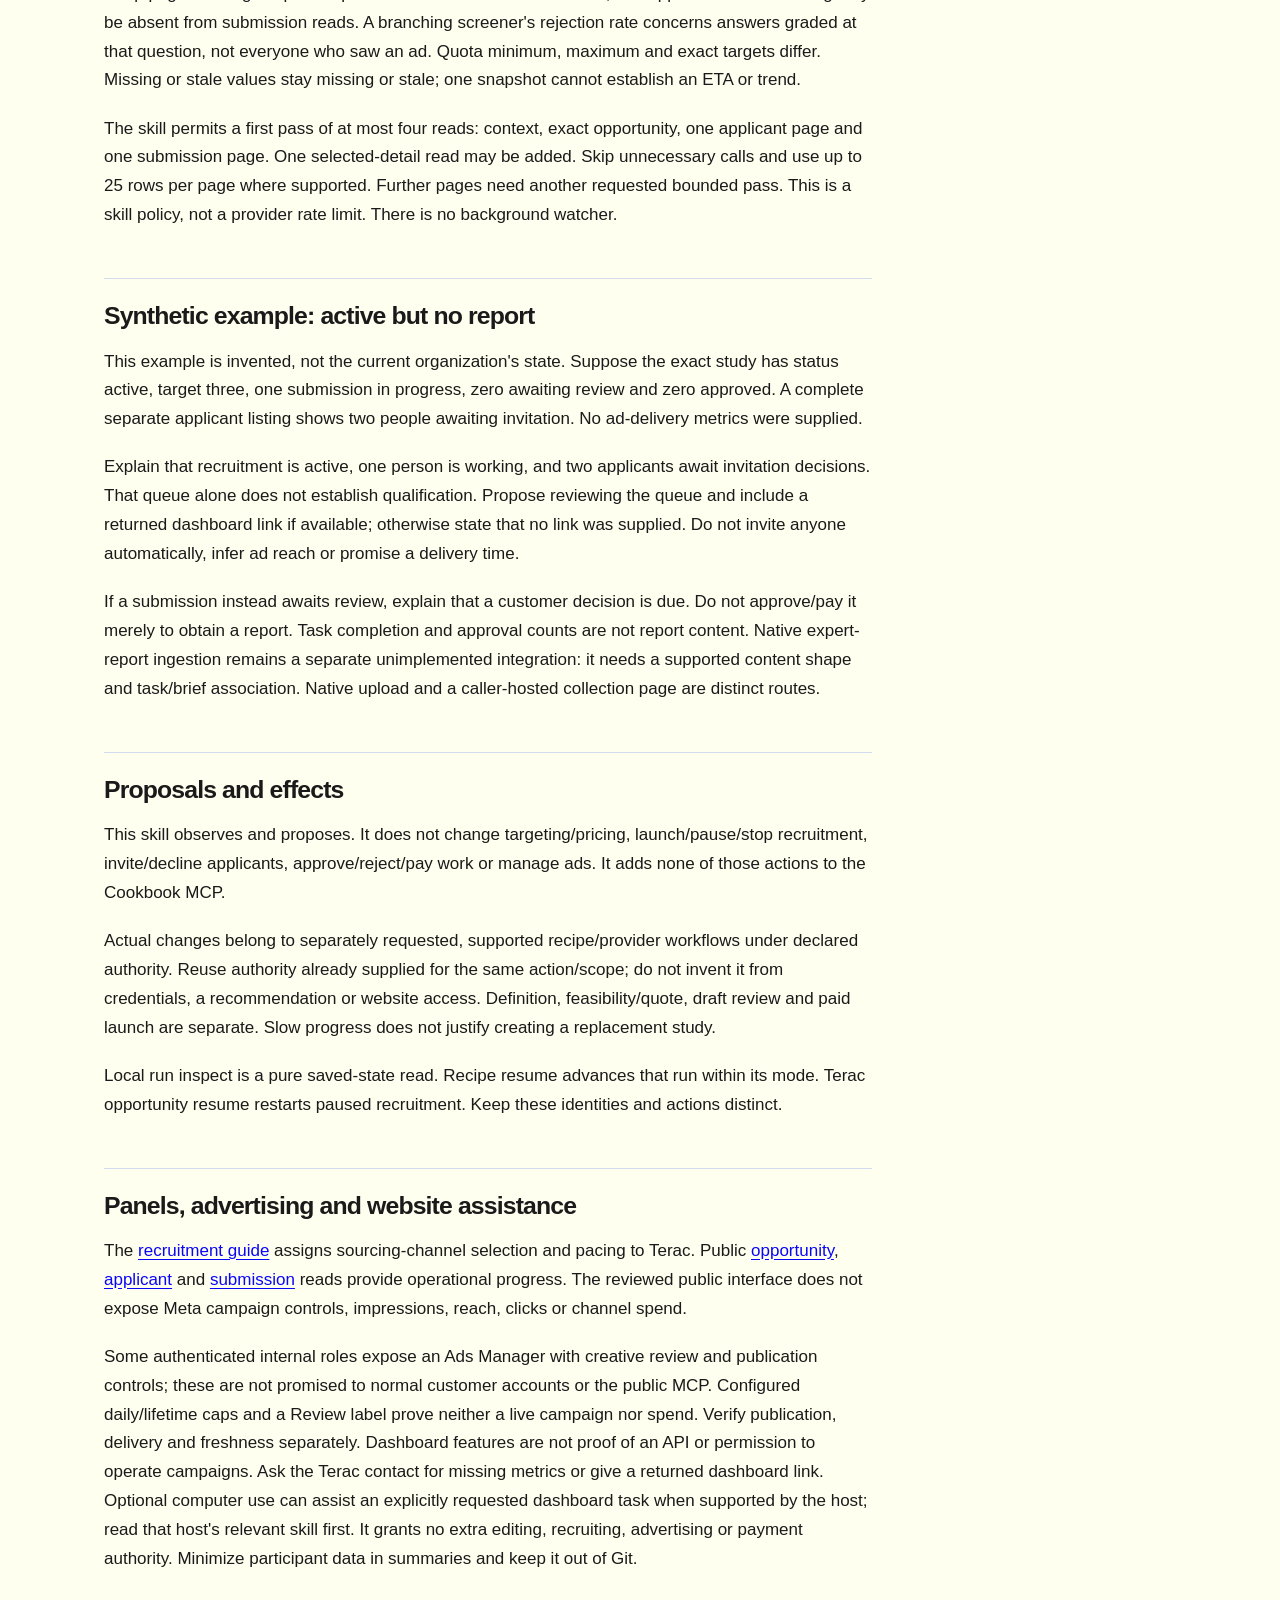
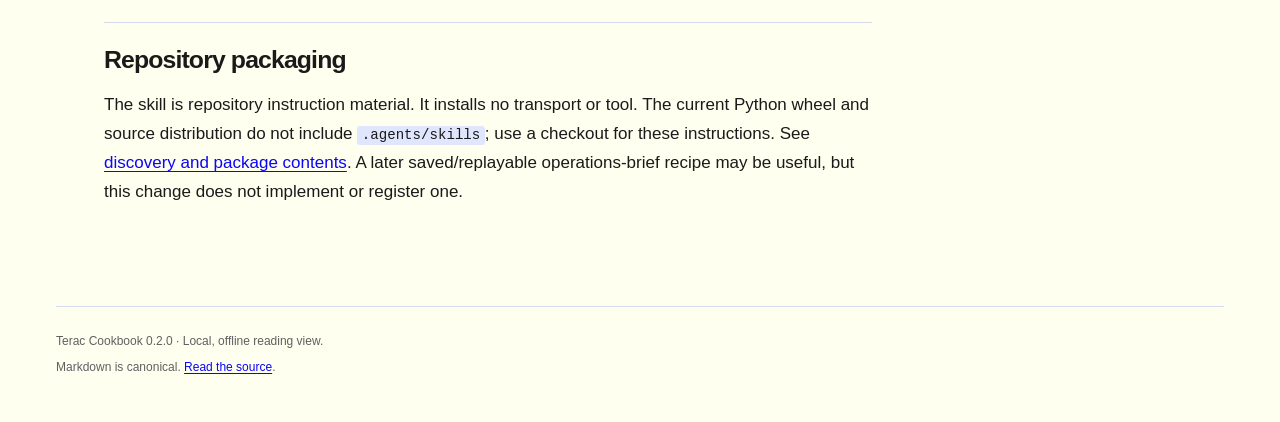
<file: docs/study-operations.html>
<!doctype html>
<html lang="en">
<head>
  <meta charset="utf-8">
  <meta name="viewport" content="width=device-width, initial-scale=1">
  <title>Study Operations | Terac Cookbook</title>
  <link rel="stylesheet" href="assets/site.css">
</head>
<body>
<!-- source: docs/study-operations.md; source-sha256: 6c2506c06d8f788684f01da91525c7de65280375324eaac6abf8a94a70bfe29e -->
<a class="skip-link" href="#main">Skip to content</a>
<header class="site-header">
  <div class="header-inner">
    <a class="brand" href="index.html">
      <img class="brand-mark" src="assets/terac-icon.svg" width="24" height="24" alt="">Terac Cookbook
    </a>
    <nav class="site-nav" aria-label="Main navigation">
        <a href="index.html">Home</a>
        <a href="setup.html">Setup</a>
        <a href="testing.html">Testing</a>
        <a href="architecture.html">Architecture</a>
        <a href="walkthrough.html">Walkthrough</a>
        <a href="recipes/index.html">Recipes</a>
        <a href="contributing.html">Contributing</a>
        <a href="mcp.html">MCP</a>
        <a href="terac-access.html">Terac access</a>
    </nav>
  </div>
</header>
<main id="main" class="page-shell">
  <div class="page-layout">
    <article>
      <header class="page-header">
        <p class="eyebrow">Cookbook 0.2.0</p>
        <h1 id="study-operations">Study Operations</h1>
        <p class="lead">Study Operations is an agent skill for planning a Terac study and explaining
observed progress. It supplies guidance, not a new recipe, server tool, polling
process or advertising integration. Read the
<a href="../.agents/skills/study-operations/SKILL.md">skill</a> and <a href="agent-skills.html">skills guide</a>.</p>
      </header>
      <div class="content">
<h2 id="start-with-a-question">Start with a question</h2>
<ul>
<li><code>Use $study-operations to help plan a one-reviewer study; do not create or launch it.</code></li>
<li><code>Explain the observed progress of opportunity OPPORTUNITY_ID and propose one next step. Do not change it.</code></li>
<li><code>Explain these saved study observations; label them as a saved snapshot.</code></li>
</ul>
<p>Establish the goal; ask missing count and audience before draft creation, plus
duration where the user owns an external task. Propose method, screener and other
mechanics for confirmation instead of asking for every missing detail. The
selected recipe's schema determines its inputs, not a universal study payload.</p>
<h2 id="pricing-draft-creation-and-management">Pricing, draft creation and management</h2>
<p>Read the skill's <a href="../.agents/skills/study-operations/references/study-lifecycle.md">lifecycle reference</a>
for the verified end-to-end routes. Feasibility produces a Terac-confirmed CPI;
it may be priced automatically or by a person, and the caller cannot choose or
observe which. Draft-first creation without a feasibility ID returns a machine
estimate. Neither route skips draft review and separate launch confirmation.
Pending, priced, consumed and terminal requests have different next steps; match
the priced brief and ID before attaching a quote. A draft is not recruitment.</p>
<p>The reference maps supported draft edits, launch/pause/resume/stop, invitation
queues, work review/payment and role-specific website gaps. It does not add these
actions to Cookbook or authorize them. Current tool schemas own exact inputs.</p>
<p>A recipe owns its business purpose and result. This skill owns guidance and
explanation; it adds no shared study-lifecycle implementation. The existing
Oracle study-creation workflow remains the implemented local route described in
the <a href="recipes/oracle.html#explicit-study-creation-and-launch">Oracle guide</a>. Recipes
do not need to call this skill as a parent workflow, and it adds no automatic
recipe-composition framework.</p>
<p>For a local recipe, follow <a href="../.agents/skills/terac-cookbook/SKILL.md">terac-cookbook</a>.
For the hosted Terac connector, follow its context-first instructions and actual
schemas. These are separate MCP connections. A credential does not select live
mode or authorize effects.</p>
<h2 id="evidence-the-agent-can-use">Evidence the agent can use</h2>
<p>Use fields actually returned by the current provider interface: study status and
target, task definitions, pricing and dashboard links; aggregate submission
progress; a separate applicant invite queue; available screening/quota progress;
and selected per-task progress where needed.</p>
<p>Keep page coverage explicit. A partial list does not establish a total, and
applicants still screening may be absent from submission reads. A branching
screener's rejection rate concerns answers graded at that question, not everyone
who saw an ad. Quota minimum, maximum and exact targets differ. Missing or stale
values stay missing or stale; one snapshot cannot establish an ETA or trend.</p>
<p>The skill permits a first pass of at most four reads: context, exact opportunity,
one applicant page and one submission page. One selected-detail read may be added.
Skip unnecessary calls and use up to 25 rows per page where supported. Further
pages need another requested bounded pass. This is a skill policy, not a provider
rate limit. There is no background watcher.</p>
<h2 id="synthetic-example-active-but-no-report">Synthetic example: active but no report</h2>
<p>This example is invented, not the current organization's state. Suppose the exact
study has status active, target three, one submission in progress, zero awaiting
review and zero approved. A complete separate applicant listing shows two people
awaiting invitation. No ad-delivery metrics were supplied.</p>
<p>Explain that recruitment is active, one person is working, and two applicants
await invitation decisions. That queue alone does not establish qualification.
Propose reviewing the queue and include a returned dashboard link if available;
otherwise state that no link was supplied. Do not invite anyone
automatically, infer ad reach or promise a delivery time.</p>
<p>If a submission instead awaits review, explain that a customer decision is due.
Do not approve/pay it merely to obtain a report. Task completion and approval
counts are not report content. Native expert-report ingestion remains a separate
unimplemented integration: it needs a supported content shape and task/brief
association. Native upload and a caller-hosted collection page are distinct routes.</p>
<h2 id="proposals-and-effects">Proposals and effects</h2>
<p>This skill observes and proposes. It does not change targeting/pricing,
launch/pause/stop recruitment, invite/decline applicants, approve/reject/pay work
or manage ads. It adds none of those actions to the Cookbook MCP.</p>
<p>Actual changes belong to separately requested, supported recipe/provider
workflows under declared authority. Reuse authority already supplied for the same
action/scope; do not invent it from credentials, a recommendation or website
access. Definition, feasibility/quote, draft review and paid launch are separate.
Slow progress does not justify creating a replacement study.</p>
<p>Local run inspect is a pure saved-state read. Recipe resume advances that run
within its mode. Terac opportunity resume restarts paused recruitment. Keep these
identities and actions distinct.</p>
<h2 id="panels-advertising-and-website-assistance">Panels, advertising and website assistance</h2>
<p>The <a href="https://terac.com/docs/researchers/recruitment">recruitment guide</a> assigns
sourcing-channel selection and pacing to Terac. Public
<a href="https://terac.com/docs/developers/reference/getOpportunity">opportunity</a>,
<a href="https://terac.com/docs/developers/reference/listApplicants">applicant</a> and
<a href="https://terac.com/docs/developers/reference/listSubmissions">submission</a> reads
provide operational progress. The reviewed public interface does not expose Meta
campaign controls, impressions, reach, clicks or channel spend.</p>
<p>Some authenticated internal roles expose an Ads Manager with creative review and
publication controls; these are not promised to normal customer accounts or the
public MCP. Configured daily/lifetime caps and a Review label prove neither a
live campaign nor spend. Verify publication, delivery and freshness separately.
Dashboard features are not proof of an API or permission to operate campaigns.
Ask the Terac contact for missing metrics or
give a returned dashboard link. Optional computer use can assist an explicitly
requested dashboard task when supported by the host; read that host's relevant
skill first. It grants no extra editing, recruiting, advertising or payment
authority. Minimize participant data in summaries and keep it out of Git.</p>
<h2 id="repository-packaging">Repository packaging</h2>
<p>The skill is repository instruction material. It installs no transport or tool.
The current Python wheel and source distribution do not include <code>.agents/skills</code>;
use a checkout for these instructions. See <a href="agent-skills.html">discovery and package contents</a>.
A later saved/replayable operations-brief recipe may be useful, but this change
does not implement or register one.</p>
      </div>
    </article>
    <nav class="toc" aria-label="On this page">
      <p class="toc-title">On this page</p>
<div>
<ul>
<li><a href="#start-with-a-question">Start with a question</a></li>
<li><a href="#pricing-draft-creation-and-management">Pricing, draft creation and management</a></li>
<li><a href="#evidence-the-agent-can-use">Evidence the agent can use</a></li>
<li><a href="#synthetic-example-active-but-no-report">Synthetic example: active but no report</a></li>
<li><a href="#proposals-and-effects">Proposals and effects</a></li>
<li><a href="#panels-advertising-and-website-assistance">Panels, advertising and website assistance</a></li>
<li><a href="#repository-packaging">Repository packaging</a></li>
</ul>
</div>
    </nav>
  </div>
</main>
<footer class="site-footer">
  <p>Terac Cookbook 0.2.0 · Local, offline reading view.</p>
  <p class="source-note">Markdown is canonical. <a href="study-operations.md">Read the source</a>.</p>
</footer>
</body>
</html>
</file>
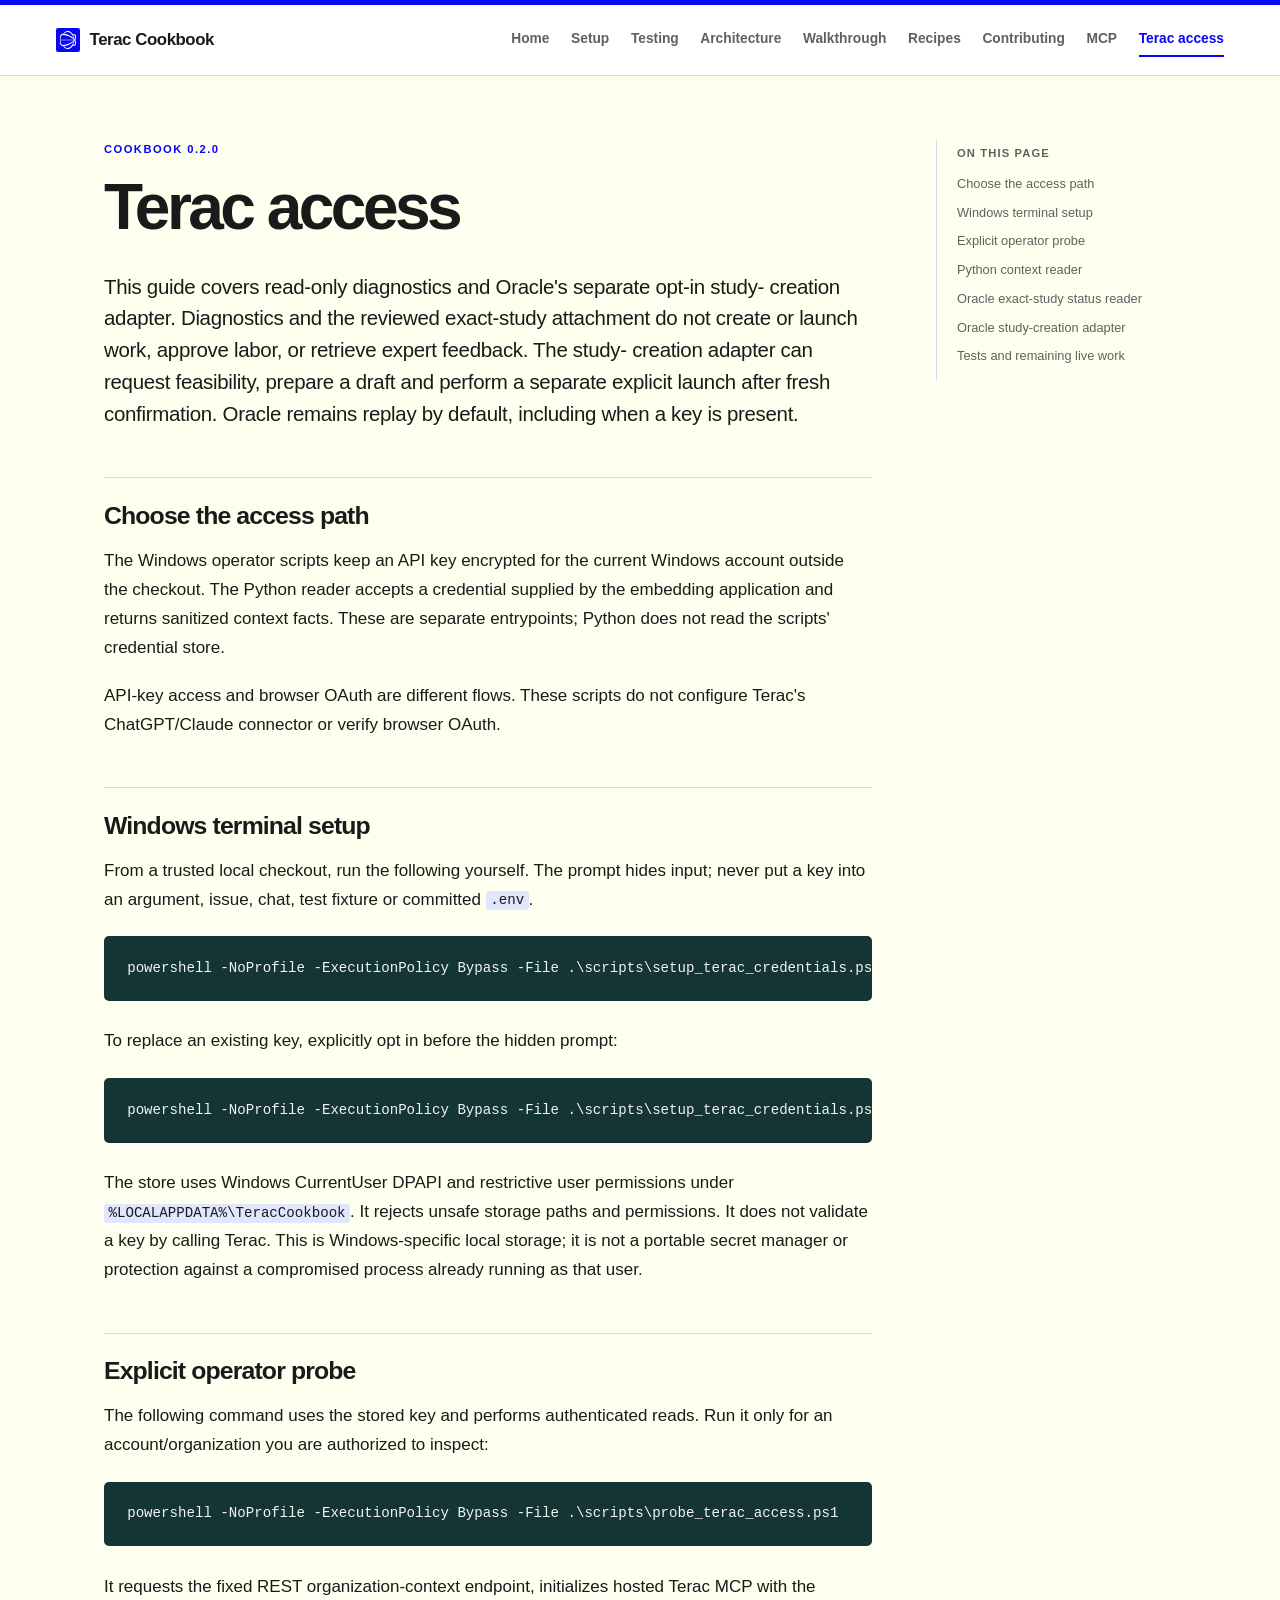
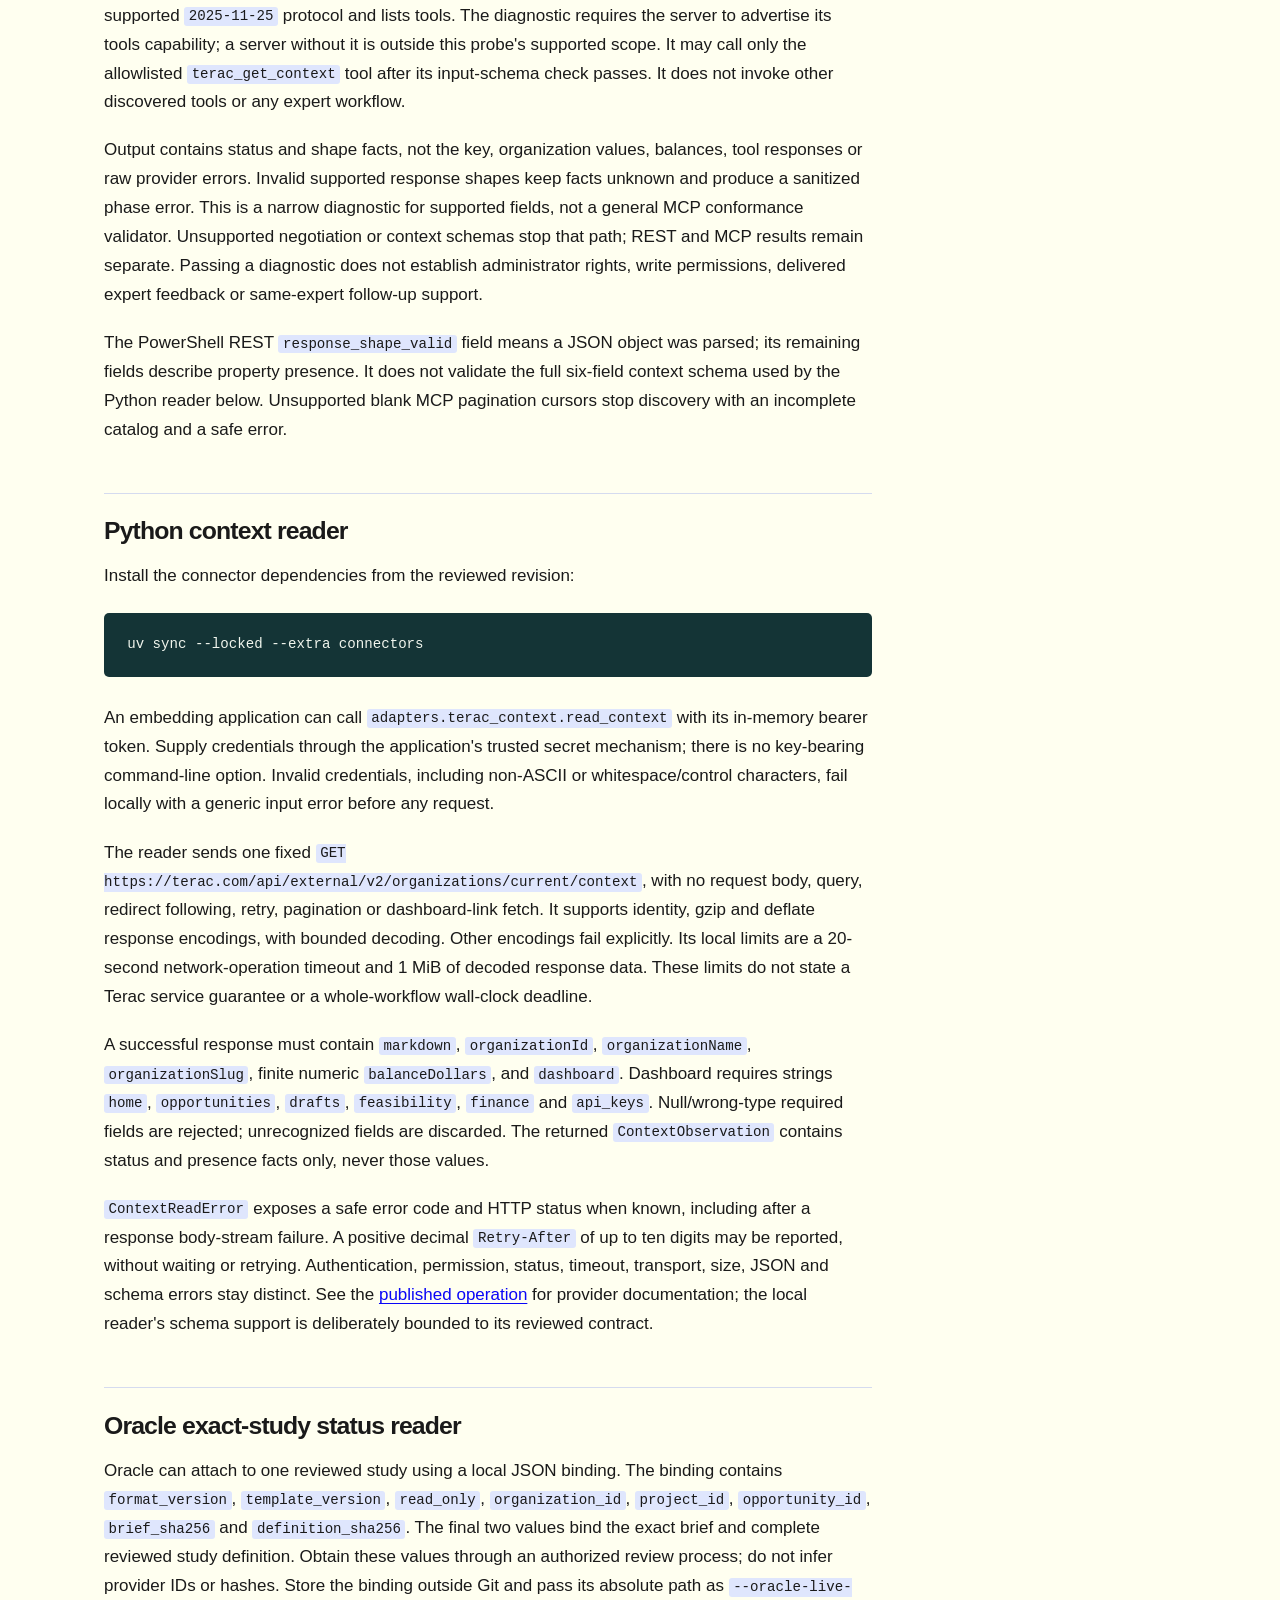
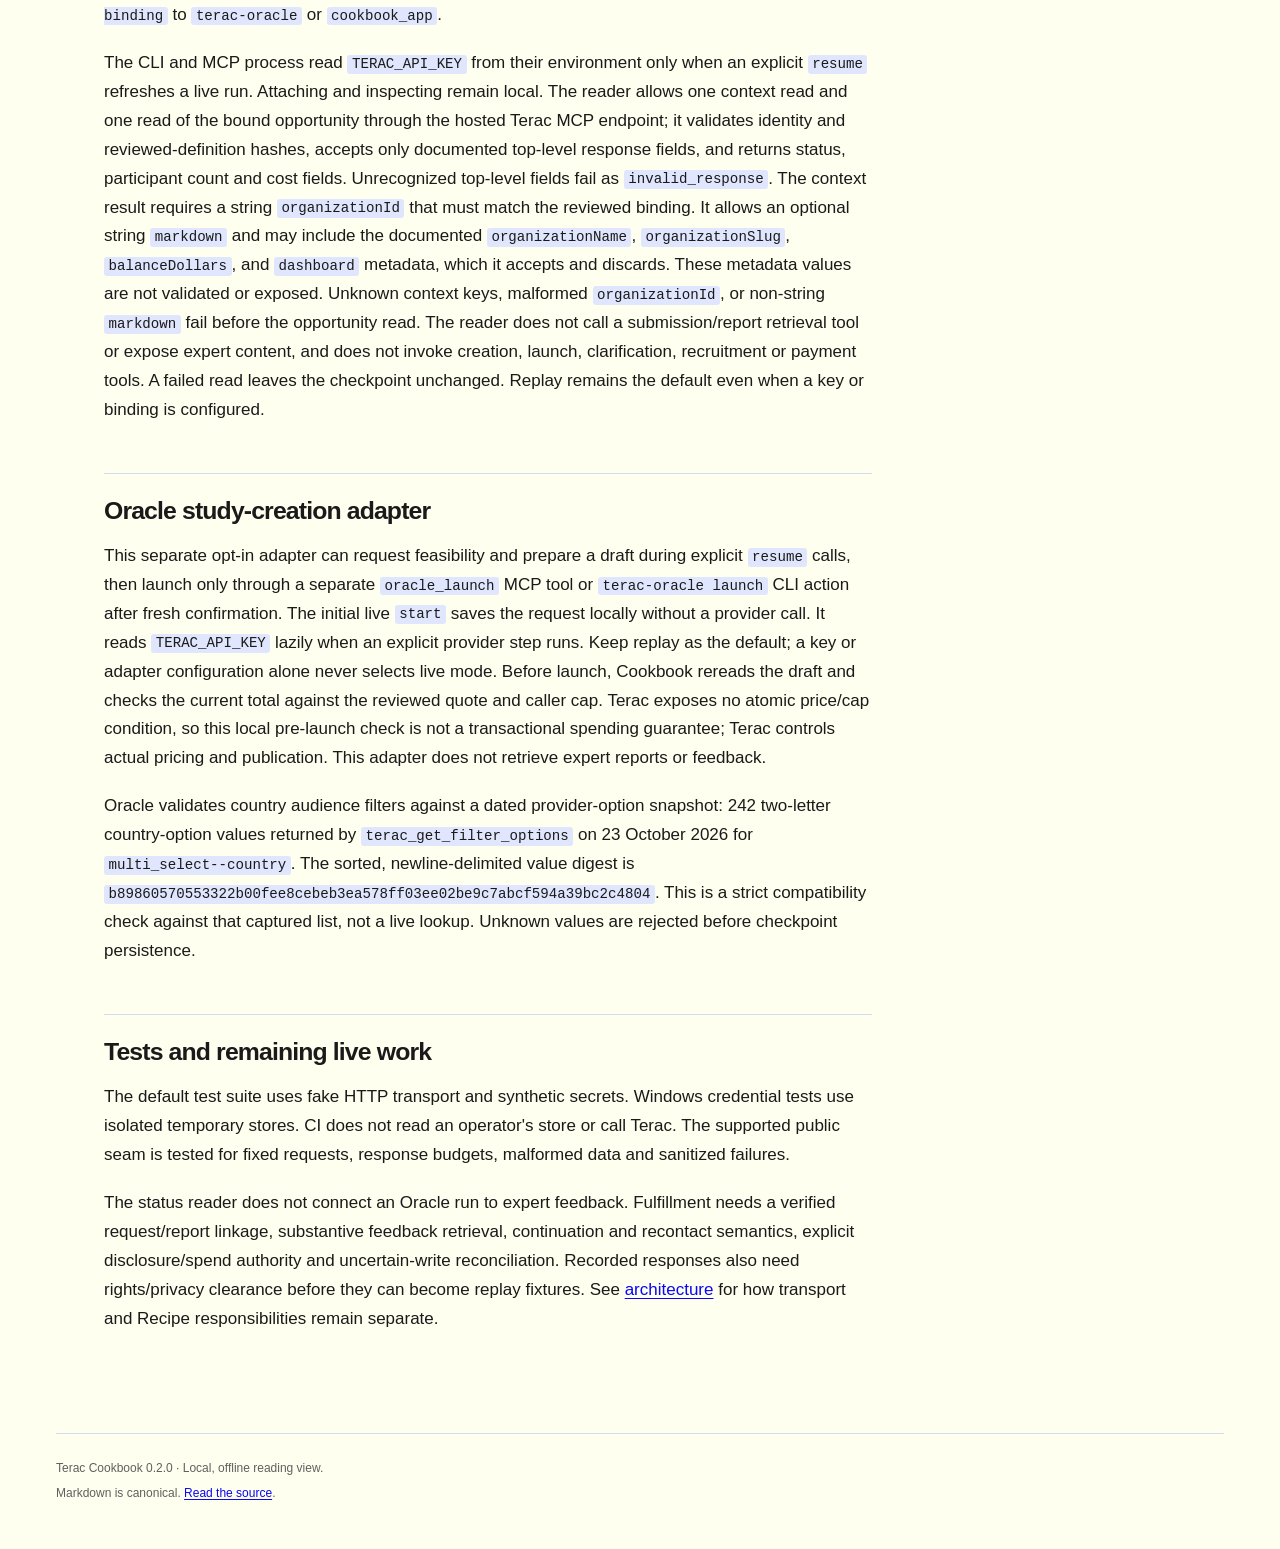
<file: docs/terac-access.html>
<!doctype html>
<html lang="en">
<head>
  <meta charset="utf-8">
  <meta name="viewport" content="width=device-width, initial-scale=1">
  <title>Terac access | Terac Cookbook</title>
  <link rel="stylesheet" href="assets/site.css">
</head>
<body>
<!-- source: docs/terac-access.md; source-sha256: 9cf0277fe2fba80c88dd4d3f31e008d62307eb1812c2b4311929626650c708b1 -->
<a class="skip-link" href="#main">Skip to content</a>
<header class="site-header">
  <div class="header-inner">
    <a class="brand" href="index.html">
      <img class="brand-mark" src="assets/terac-icon.svg" width="24" height="24" alt="">Terac Cookbook
    </a>
    <nav class="site-nav" aria-label="Main navigation">
        <a href="index.html">Home</a>
        <a href="setup.html">Setup</a>
        <a href="testing.html">Testing</a>
        <a href="architecture.html">Architecture</a>
        <a href="walkthrough.html">Walkthrough</a>
        <a href="recipes/index.html">Recipes</a>
        <a href="contributing.html">Contributing</a>
        <a href="mcp.html">MCP</a>
        <a href="terac-access.html" aria-current="page">Terac access</a>
    </nav>
  </div>
</header>
<main id="main" class="page-shell">
  <div class="page-layout">
    <article>
      <header class="page-header">
        <p class="eyebrow">Cookbook 0.2.0</p>
        <h1 id="terac-access">Terac access</h1>
        <p class="lead">This guide covers read-only diagnostics and Oracle's separate opt-in study-
creation adapter. Diagnostics and the reviewed exact-study attachment do not
create or launch work, approve labor, or retrieve expert feedback. The study-
creation adapter can request feasibility, prepare a draft and perform a separate
explicit launch after fresh confirmation. Oracle remains replay by default,
including when a key is present.</p>
      </header>
      <div class="content">
<h2 id="choose-the-access-path">Choose the access path</h2>
<p>The Windows operator scripts keep an API key encrypted for the current Windows
account outside the checkout. The Python reader accepts a credential supplied
by the embedding application and returns sanitized context facts. These are
separate entrypoints; Python does not read the scripts' credential store.</p>
<p>API-key access and browser OAuth are different flows. These scripts do not
configure Terac's ChatGPT/Claude connector or verify browser OAuth.</p>
<h2 id="windows-terminal-setup">Windows terminal setup</h2>
<p>From a trusted local checkout, run the following yourself. The prompt hides input;
never put a key into an argument, issue, chat, test fixture or committed <code>.env</code>.</p>
<pre><code class="language-powershell">powershell -NoProfile -ExecutionPolicy Bypass -File .\scripts\setup_terac_credentials.ps1
</code></pre>
<p>To replace an existing key, explicitly opt in before the hidden prompt:</p>
<pre><code class="language-powershell">powershell -NoProfile -ExecutionPolicy Bypass -File .\scripts\setup_terac_credentials.ps1 -Replace
</code></pre>
<p>The store uses Windows CurrentUser DPAPI and restrictive user permissions under
<code>%LOCALAPPDATA%\TeracCookbook</code>. It rejects unsafe storage paths and permissions.
It does not validate a key by calling Terac. This is Windows-specific local
storage; it is not a portable secret manager or protection against a compromised
process already running as that user.</p>
<h2 id="explicit-operator-probe">Explicit operator probe</h2>
<p>The following command uses the stored key and performs authenticated reads. Run
it only for an account/organization you are authorized to inspect:</p>
<pre><code class="language-powershell">powershell -NoProfile -ExecutionPolicy Bypass -File .\scripts\probe_terac_access.ps1
</code></pre>
<p>It requests the fixed REST organization-context endpoint, initializes hosted
Terac MCP with the supported <code>2025-11-25</code> protocol and lists tools. The diagnostic
requires the server to advertise its tools capability; a server without it is
outside this probe's supported scope. It may call
only the allowlisted <code>terac_get_context</code> tool after its input-schema check passes.
It does not invoke other discovered tools or any expert workflow.</p>
<p>Output contains status and shape facts, not the key, organization values,
balances, tool responses or raw provider errors. Invalid supported response
shapes keep facts unknown and produce a sanitized phase error. This is a narrow
diagnostic for supported fields, not a general MCP conformance validator.
Unsupported negotiation or context schemas stop that path; REST and MCP results
remain separate. Passing a diagnostic does not establish administrator rights,
write permissions, delivered expert feedback or same-expert follow-up support.</p>
<p>The PowerShell REST <code>response_shape_valid</code> field means a JSON object was parsed;
its remaining fields describe property presence. It does not validate the full
six-field context schema used by the Python reader below. Unsupported blank MCP
pagination cursors stop discovery with an incomplete catalog and a safe error.</p>
<h2 id="python-context-reader">Python context reader</h2>
<p>Install the connector dependencies from the reviewed revision:</p>
<pre><code class="language-sh">uv sync --locked --extra connectors
</code></pre>
<p>An embedding application can call <code>adapters.terac_context.read_context</code> with its
in-memory bearer token. Supply credentials through the application's trusted
secret mechanism; there is no key-bearing command-line option.
Invalid credentials, including non-ASCII or whitespace/control characters, fail
locally with a generic input error before any request.</p>
<p>The reader sends one fixed
<code>GET https://terac.com/api/external/v2/organizations/current/context</code>, with no
request body, query, redirect following, retry, pagination or dashboard-link fetch.
It supports identity, gzip and deflate response encodings, with bounded decoding.
Other encodings fail explicitly. Its local limits are a 20-second network-operation
timeout and 1 MiB of decoded response data. These limits do not state a Terac
service guarantee or a whole-workflow wall-clock deadline.</p>
<p>A successful response must contain <code>markdown</code>, <code>organizationId</code>,
<code>organizationName</code>, <code>organizationSlug</code>, finite numeric <code>balanceDollars</code>, and
<code>dashboard</code>. Dashboard requires strings <code>home</code>, <code>opportunities</code>, <code>drafts</code>,
<code>feasibility</code>, <code>finance</code> and <code>api_keys</code>. Null/wrong-type required fields are
rejected; unrecognized fields are discarded. The returned <code>ContextObservation</code>
contains status and presence facts only, never those values.</p>
<p><code>ContextReadError</code> exposes a safe error code and HTTP status when known, including
after a response body-stream failure. A positive decimal <code>Retry-After</code> of up to
ten digits may be reported, without waiting or retrying. Authentication,
permission, status, timeout, transport, size, JSON
and schema errors stay distinct. See the
<a href="https://terac.com/docs/developers/reference/getOrganizationContext">published operation</a>
for provider documentation; the local reader's schema support is deliberately
bounded to its reviewed contract.</p>
<h2 id="oracle-exact-study-status-reader">Oracle exact-study status reader</h2>
<p>Oracle can attach to one reviewed study using a local JSON binding. The binding
contains <code>format_version</code>, <code>template_version</code>, <code>read_only</code>, <code>organization_id</code>,
<code>project_id</code>, <code>opportunity_id</code>, <code>brief_sha256</code> and <code>definition_sha256</code>. The final
two values bind the exact brief and complete reviewed study definition. Obtain
these values through an authorized review process; do not infer provider IDs or
hashes. Store the binding outside Git and pass its absolute path as
<code>--oracle-live-binding</code> to <code>terac-oracle</code> or <code>cookbook_app</code>.</p>
<p>The CLI and MCP process read <code>TERAC_API_KEY</code> from their environment only when an
explicit <code>resume</code> refreshes a live run. Attaching and inspecting remain local.
The reader allows one context read and one read of the bound opportunity through
the hosted Terac MCP endpoint; it validates identity and reviewed-definition
hashes, accepts only documented top-level response fields, and returns status,
participant count and cost fields. Unrecognized top-level fields fail as
<code>invalid_response</code>. The context result requires a string <code>organizationId</code> that
must match the reviewed binding. It allows an optional string <code>markdown</code> and
may include the documented <code>organizationName</code>, <code>organizationSlug</code>,
<code>balanceDollars</code>, and <code>dashboard</code> metadata, which it accepts and discards. These
metadata values are not validated or exposed. Unknown context keys, malformed
<code>organizationId</code>, or non-string <code>markdown</code> fail before the opportunity read.
The reader does not call a submission/report retrieval tool or expose expert
content, and does not invoke creation, launch, clarification, recruitment or
payment tools. A failed read leaves the checkpoint unchanged.
Replay remains the default even when a key or binding is configured.</p>
<h2 id="oracle-study-creation-adapter">Oracle study-creation adapter</h2>
<p>This separate opt-in adapter can request feasibility and prepare a draft during
explicit <code>resume</code> calls, then launch only through a separate <code>oracle_launch</code> MCP
tool or <code>terac-oracle launch</code> CLI action after fresh confirmation. The initial live <code>start</code> saves the request
locally without a provider call. It reads <code>TERAC_API_KEY</code> lazily when an explicit
provider step runs. Keep replay as the default; a key or adapter configuration
alone never selects live mode. Before launch, Cookbook rereads the draft and
checks the current total against the reviewed quote and caller cap. Terac exposes
no atomic price/cap condition, so this local pre-launch check is not a
transactional spending guarantee; Terac controls actual pricing and publication.
This adapter does not retrieve expert reports or feedback.</p>
<p>Oracle validates country audience filters against a dated provider-option
snapshot: 242 two-letter country-option values returned by
<code>terac_get_filter_options</code> on 23 October 2026 for <code>multi_select--country</code>.
The sorted, newline-delimited value digest is
<code>b89860570553322b00fee8cebeb3ea578ff03ee02be9c7abcf594a39bc2c4804</code>. This is a
strict compatibility check against that captured list, not a live lookup.
Unknown values are rejected before checkpoint persistence.</p>
<h2 id="tests-and-remaining-live-work">Tests and remaining live work</h2>
<p>The default test suite uses fake HTTP transport and synthetic secrets. Windows
credential tests use isolated temporary stores. CI does not read an operator's
store or call Terac. The supported public seam is tested for fixed requests,
response budgets, malformed data and sanitized failures.</p>
<p>The status reader does not connect an Oracle run to expert feedback. Fulfillment
needs a verified request/report linkage, substantive feedback retrieval,
continuation and recontact semantics, explicit disclosure/spend authority and
uncertain-write reconciliation. Recorded responses also need rights/privacy
clearance before they can become replay fixtures. See
<a href="architecture.html">architecture</a> for how transport and Recipe responsibilities
remain separate.</p>
      </div>
    </article>
    <nav class="toc" aria-label="On this page">
      <p class="toc-title">On this page</p>
<div>
<ul>
<li><a href="#choose-the-access-path">Choose the access path</a></li>
<li><a href="#windows-terminal-setup">Windows terminal setup</a></li>
<li><a href="#explicit-operator-probe">Explicit operator probe</a></li>
<li><a href="#python-context-reader">Python context reader</a></li>
<li><a href="#oracle-exact-study-status-reader">Oracle exact-study status reader</a></li>
<li><a href="#oracle-study-creation-adapter">Oracle study-creation adapter</a></li>
<li><a href="#tests-and-remaining-live-work">Tests and remaining live work</a></li>
</ul>
</div>
    </nav>
  </div>
</main>
<footer class="site-footer">
  <p>Terac Cookbook 0.2.0 · Local, offline reading view.</p>
  <p class="source-note">Markdown is canonical. <a href="terac-access.md">Read the source</a>.</p>
</footer>
</body>
</html>
</file>
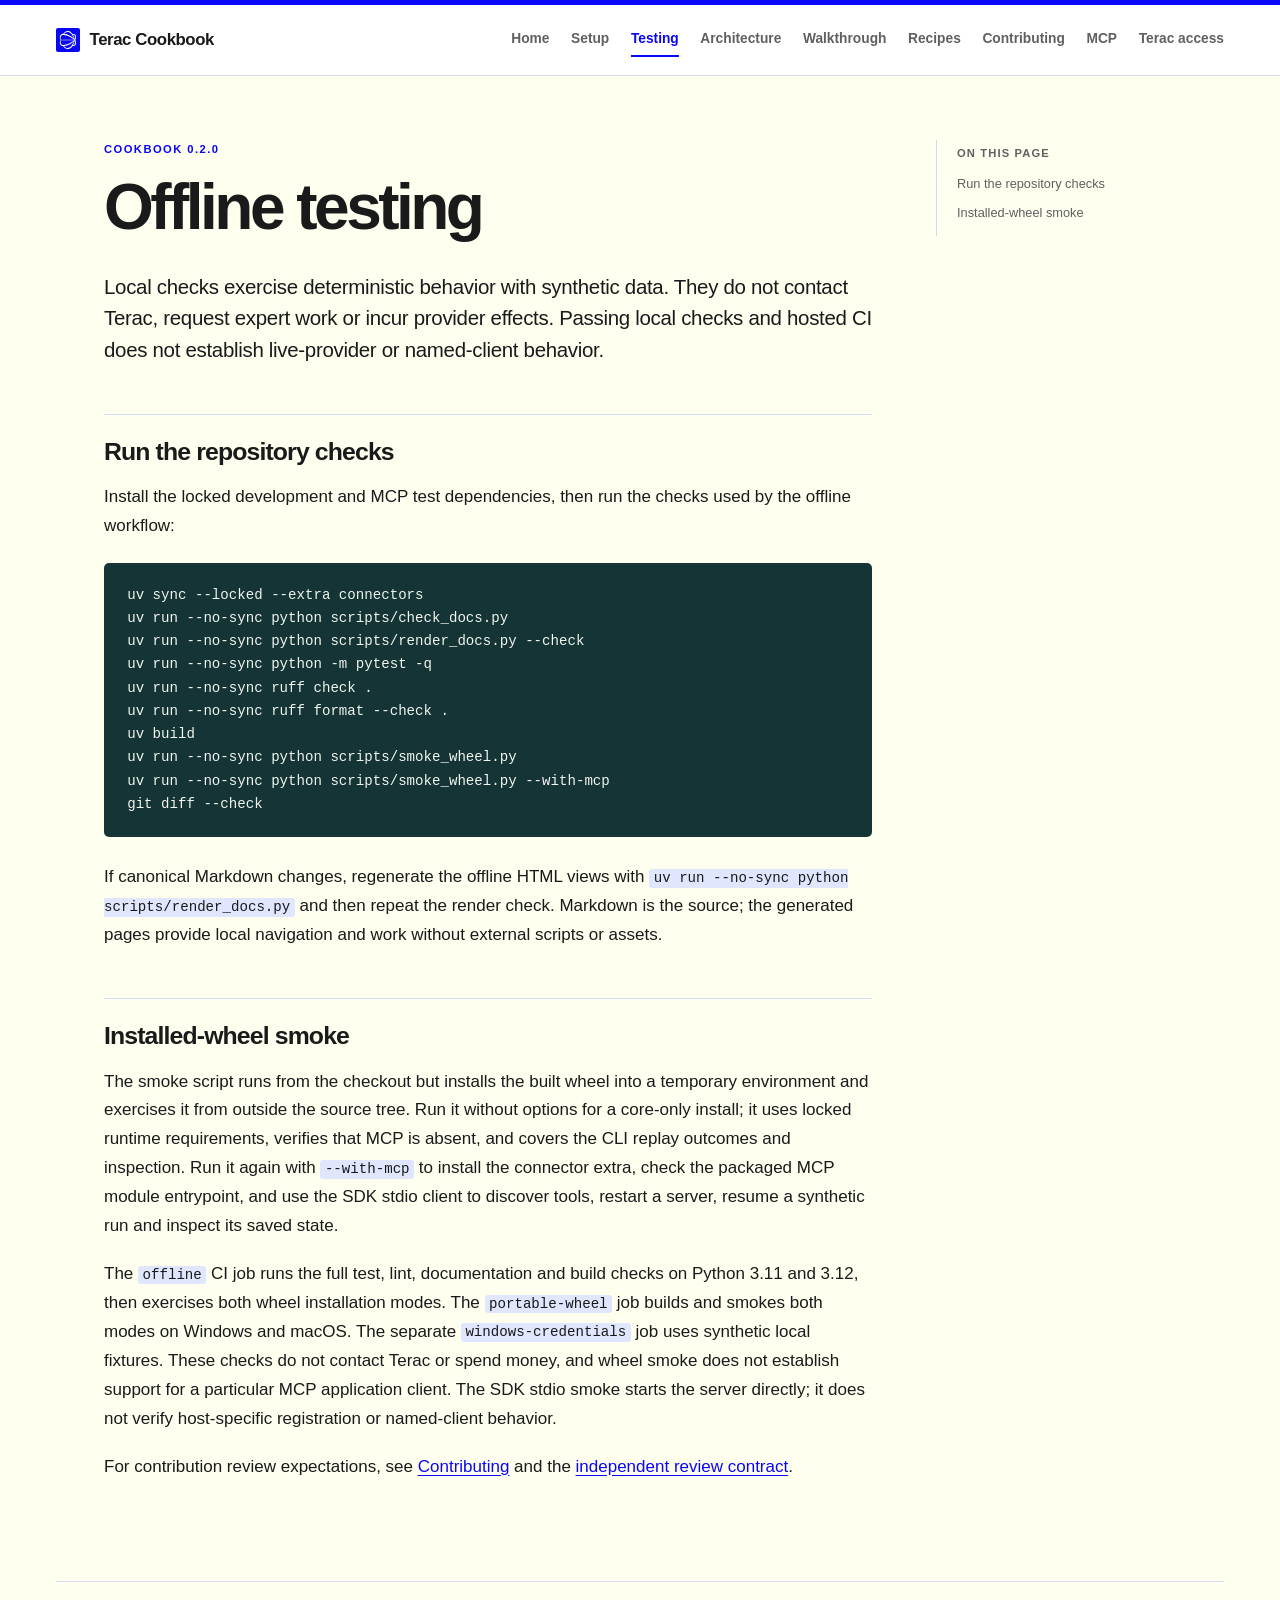
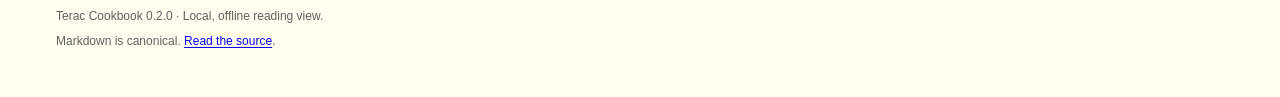
<file: docs/testing.html>
<!doctype html>
<html lang="en">
<head>
  <meta charset="utf-8">
  <meta name="viewport" content="width=device-width, initial-scale=1">
  <title>Offline testing | Terac Cookbook</title>
  <link rel="stylesheet" href="assets/site.css">
</head>
<body>
<!-- source: docs/testing.md; source-sha256: 9e819bdcbdbfbc0a42dc61496c06e331c0aa2b6bbf5c25d9054e3ca2ffdbf17a -->
<a class="skip-link" href="#main">Skip to content</a>
<header class="site-header">
  <div class="header-inner">
    <a class="brand" href="index.html">
      <img class="brand-mark" src="assets/terac-icon.svg" width="24" height="24" alt="">Terac Cookbook
    </a>
    <nav class="site-nav" aria-label="Main navigation">
        <a href="index.html">Home</a>
        <a href="setup.html">Setup</a>
        <a href="testing.html" aria-current="page">Testing</a>
        <a href="architecture.html">Architecture</a>
        <a href="walkthrough.html">Walkthrough</a>
        <a href="recipes/index.html">Recipes</a>
        <a href="contributing.html">Contributing</a>
        <a href="mcp.html">MCP</a>
        <a href="terac-access.html">Terac access</a>
    </nav>
  </div>
</header>
<main id="main" class="page-shell">
  <div class="page-layout">
    <article>
      <header class="page-header">
        <p class="eyebrow">Cookbook 0.2.0</p>
        <h1 id="offline-testing">Offline testing</h1>
        <p class="lead">Local checks exercise deterministic behavior with synthetic data. They do not
contact Terac, request expert work or incur provider effects. Passing local
checks and hosted CI does not establish live-provider or named-client behavior.</p>
      </header>
      <div class="content">
<h2 id="run-the-repository-checks">Run the repository checks</h2>
<p>Install the locked development and MCP test dependencies, then run the checks
used by the offline workflow:</p>
<pre><code class="language-sh">uv sync --locked --extra connectors
uv run --no-sync python scripts/check_docs.py
uv run --no-sync python scripts/render_docs.py --check
uv run --no-sync python -m pytest -q
uv run --no-sync ruff check .
uv run --no-sync ruff format --check .
uv build
uv run --no-sync python scripts/smoke_wheel.py
uv run --no-sync python scripts/smoke_wheel.py --with-mcp
git diff --check
</code></pre>
<p>If canonical Markdown changes, regenerate the offline HTML views with
<code>uv run --no-sync python scripts/render_docs.py</code> and then repeat the render
check. Markdown is the source; the generated pages provide local navigation and
work without external scripts or assets.</p>
<h2 id="installed-wheel-smoke">Installed-wheel smoke</h2>
<p>The smoke script runs from the checkout but installs the built wheel into a
temporary environment and exercises it from outside the source tree. Run it
without options for a core-only install; it uses locked runtime requirements,
verifies that MCP is absent, and covers the CLI replay outcomes and inspection.
Run it again with <code>--with-mcp</code> to install the connector extra, check the
packaged MCP module entrypoint, and use the SDK stdio client to discover tools,
restart a server, resume a synthetic run and inspect its saved state.</p>
<p>The <code>offline</code> CI job runs the full test, lint, documentation and build checks on
Python 3.11 and 3.12, then exercises both wheel installation modes. The
<code>portable-wheel</code> job builds and smokes both modes on Windows and macOS. The
separate <code>windows-credentials</code> job uses synthetic local fixtures. These checks
do not contact Terac or spend money, and wheel smoke does not establish support
for a particular MCP application client. The SDK stdio smoke starts the server
directly; it does not verify host-specific registration or named-client behavior.</p>
<p>For contribution review expectations, see <a href="contributing.html">Contributing</a>
and the <a href="../REVIEW.md">independent review contract</a>.</p>
      </div>
    </article>
    <nav class="toc" aria-label="On this page">
      <p class="toc-title">On this page</p>
<div>
<ul>
<li><a href="#run-the-repository-checks">Run the repository checks</a></li>
<li><a href="#installed-wheel-smoke">Installed-wheel smoke</a></li>
</ul>
</div>
    </nav>
  </div>
</main>
<footer class="site-footer">
  <p>Terac Cookbook 0.2.0 · Local, offline reading view.</p>
  <p class="source-note">Markdown is canonical. <a href="testing.md">Read the source</a>.</p>
</footer>
</body>
</html>
</file>
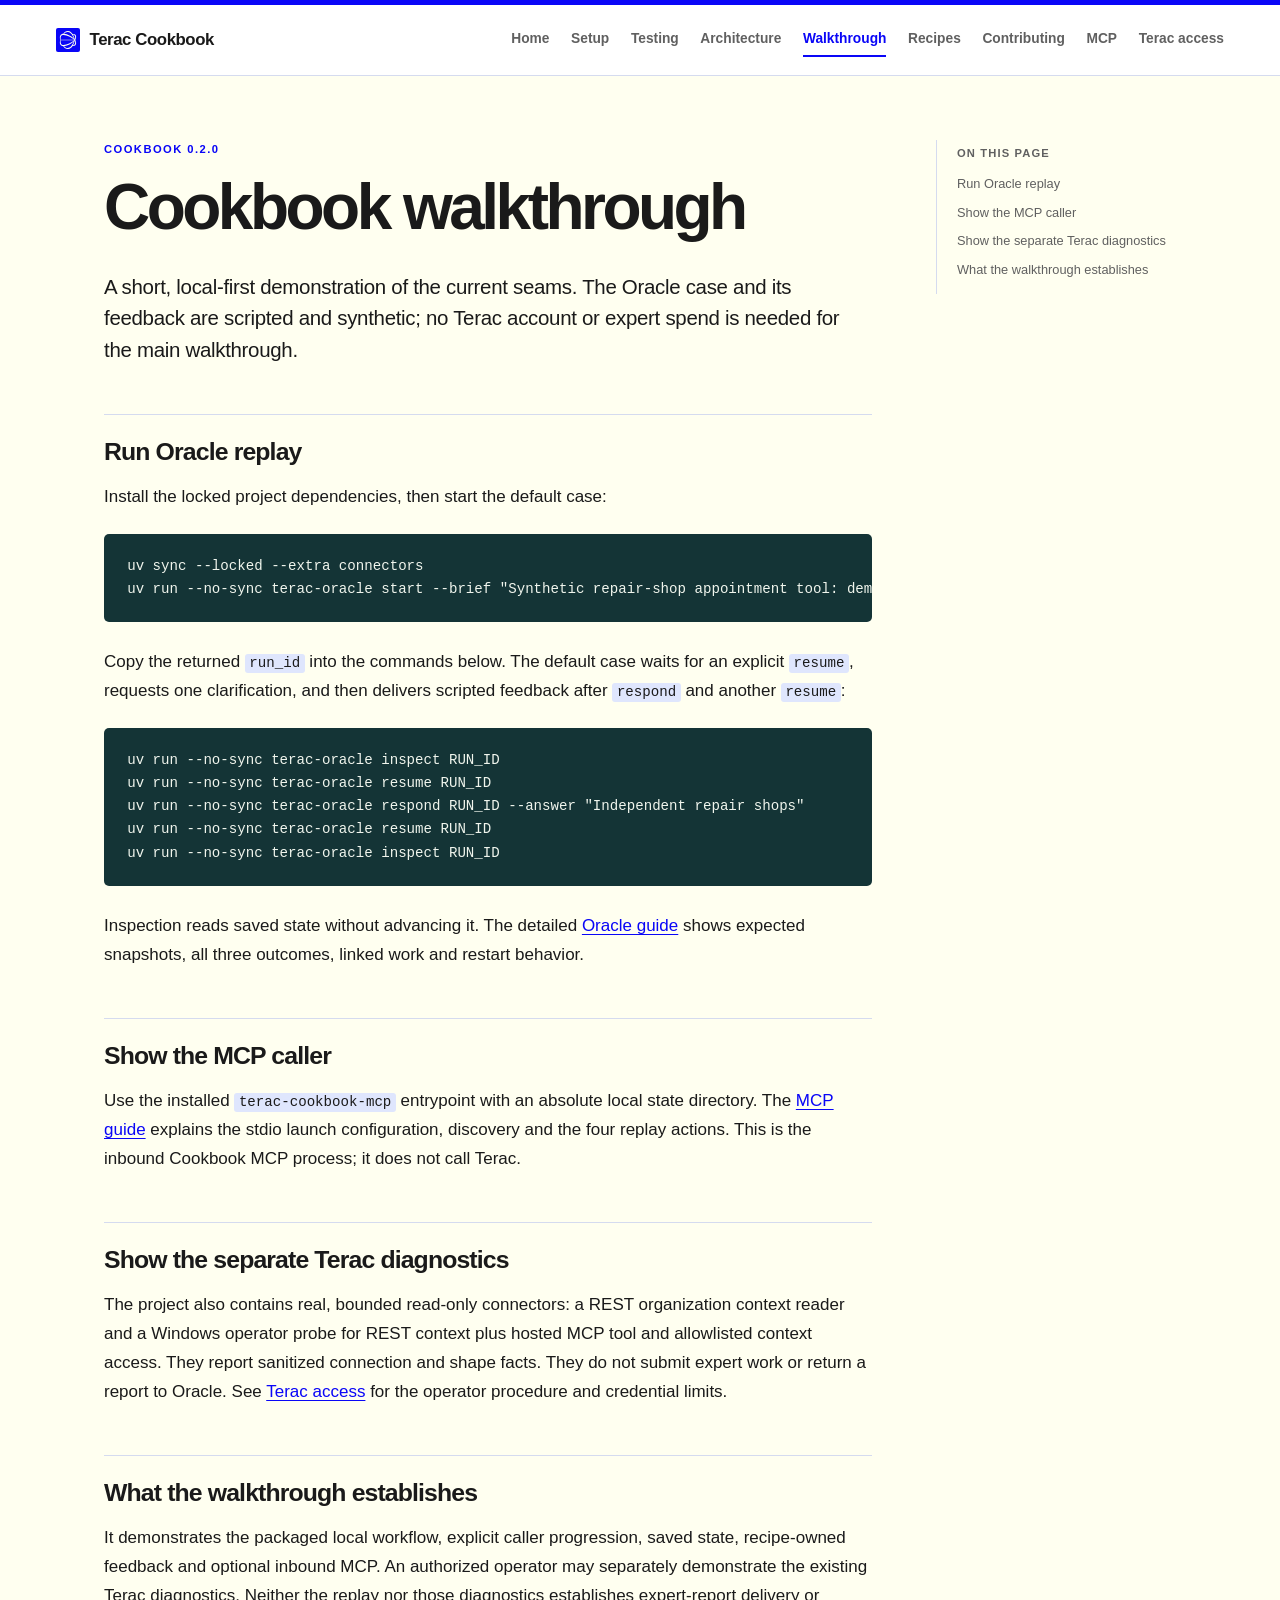
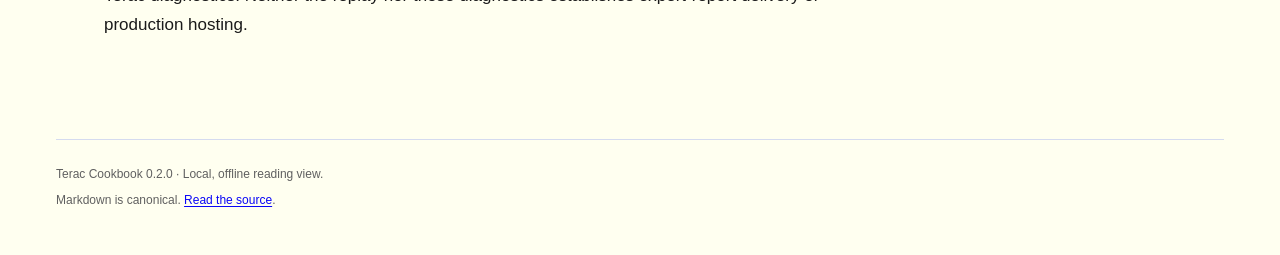
<file: docs/walkthrough.html>
<!doctype html>
<html lang="en">
<head>
  <meta charset="utf-8">
  <meta name="viewport" content="width=device-width, initial-scale=1">
  <title>Cookbook walkthrough | Terac Cookbook</title>
  <link rel="stylesheet" href="assets/site.css">
</head>
<body>
<!-- source: docs/walkthrough.md; source-sha256: 524e8613e572c23f18f84805aa4b936244007336acfc00fb360bb6e4dc396374 -->
<a class="skip-link" href="#main">Skip to content</a>
<header class="site-header">
  <div class="header-inner">
    <a class="brand" href="index.html">
      <img class="brand-mark" src="assets/terac-icon.svg" width="24" height="24" alt="">Terac Cookbook
    </a>
    <nav class="site-nav" aria-label="Main navigation">
        <a href="index.html">Home</a>
        <a href="setup.html">Setup</a>
        <a href="testing.html">Testing</a>
        <a href="architecture.html">Architecture</a>
        <a href="walkthrough.html" aria-current="page">Walkthrough</a>
        <a href="recipes/index.html">Recipes</a>
        <a href="contributing.html">Contributing</a>
        <a href="mcp.html">MCP</a>
        <a href="terac-access.html">Terac access</a>
    </nav>
  </div>
</header>
<main id="main" class="page-shell">
  <div class="page-layout">
    <article>
      <header class="page-header">
        <p class="eyebrow">Cookbook 0.2.0</p>
        <h1 id="cookbook-walkthrough">Cookbook walkthrough</h1>
        <p class="lead">A short, local-first demonstration of the current seams. The Oracle case and its
feedback are scripted and synthetic; no Terac account or expert spend is needed
for the main walkthrough.</p>
      </header>
      <div class="content">
<h2 id="run-oracle-replay">Run Oracle replay</h2>
<p>Install the locked project dependencies, then start the default case:</p>
<pre><code class="language-sh">uv sync --locked --extra connectors
uv run --no-sync terac-oracle start --brief &quot;Synthetic repair-shop appointment tool: demand and pricing are unproven.&quot;
</code></pre>
<p>Copy the returned <code>run_id</code> into the commands below. The default case waits for an
explicit <code>resume</code>, requests one clarification, and then delivers scripted
feedback after <code>respond</code> and another <code>resume</code>:</p>
<pre><code class="language-sh">uv run --no-sync terac-oracle inspect RUN_ID
uv run --no-sync terac-oracle resume RUN_ID
uv run --no-sync terac-oracle respond RUN_ID --answer &quot;Independent repair shops&quot;
uv run --no-sync terac-oracle resume RUN_ID
uv run --no-sync terac-oracle inspect RUN_ID
</code></pre>
<p>Inspection reads saved state without advancing it. The detailed
<a href="recipes/oracle.html">Oracle guide</a> shows expected snapshots, all three outcomes,
linked work and restart behavior.</p>
<h2 id="show-the-mcp-caller">Show the MCP caller</h2>
<p>Use the installed <code>terac-cookbook-mcp</code> entrypoint with an absolute local state
directory. The <a href="mcp.html">MCP guide</a> explains the stdio launch configuration,
discovery and the four replay actions. This is the inbound Cookbook MCP process;
it does not call Terac.</p>
<h2 id="show-the-separate-terac-diagnostics">Show the separate Terac diagnostics</h2>
<p>The project also contains real, bounded read-only connectors: a REST organization
context reader and a Windows operator probe for REST context plus hosted MCP tool
and allowlisted context access. They report sanitized connection and shape facts.
They do not submit expert work or return a report to Oracle. See
<a href="terac-access.html">Terac access</a> for the operator procedure and credential limits.</p>
<h2 id="what-the-walkthrough-establishes">What the walkthrough establishes</h2>
<p>It demonstrates the packaged local workflow, explicit caller progression, saved
state, recipe-owned feedback and optional inbound MCP. An authorized operator
may separately demonstrate the existing Terac diagnostics. Neither the replay
nor those diagnostics establishes expert-report delivery or production hosting.</p>
      </div>
    </article>
    <nav class="toc" aria-label="On this page">
      <p class="toc-title">On this page</p>
<div>
<ul>
<li><a href="#run-oracle-replay">Run Oracle replay</a></li>
<li><a href="#show-the-mcp-caller">Show the MCP caller</a></li>
<li><a href="#show-the-separate-terac-diagnostics">Show the separate Terac diagnostics</a></li>
<li><a href="#what-the-walkthrough-establishes">What the walkthrough establishes</a></li>
</ul>
</div>
    </nav>
  </div>
</main>
<footer class="site-footer">
  <p>Terac Cookbook 0.2.0 · Local, offline reading view.</p>
  <p class="source-note">Markdown is canonical. <a href="walkthrough.md">Read the source</a>.</p>
</footer>
</body>
</html>
</file>
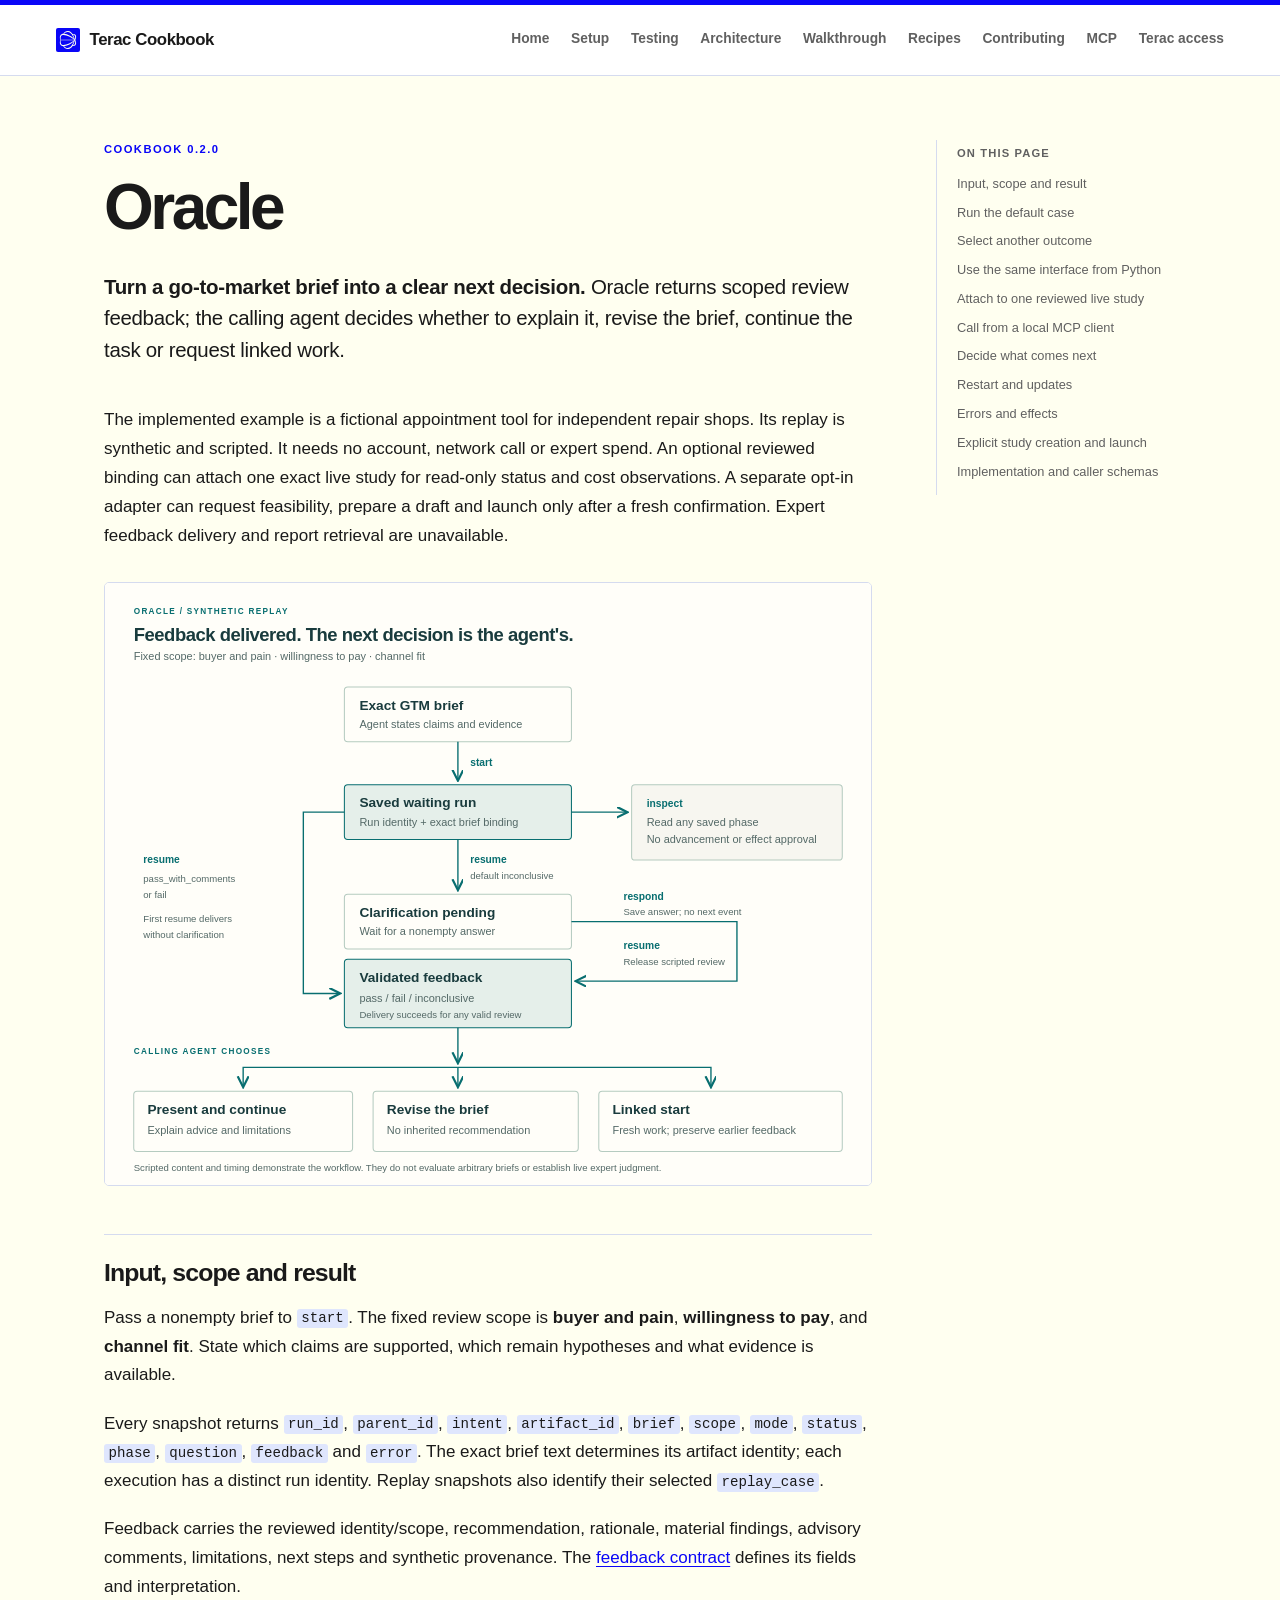
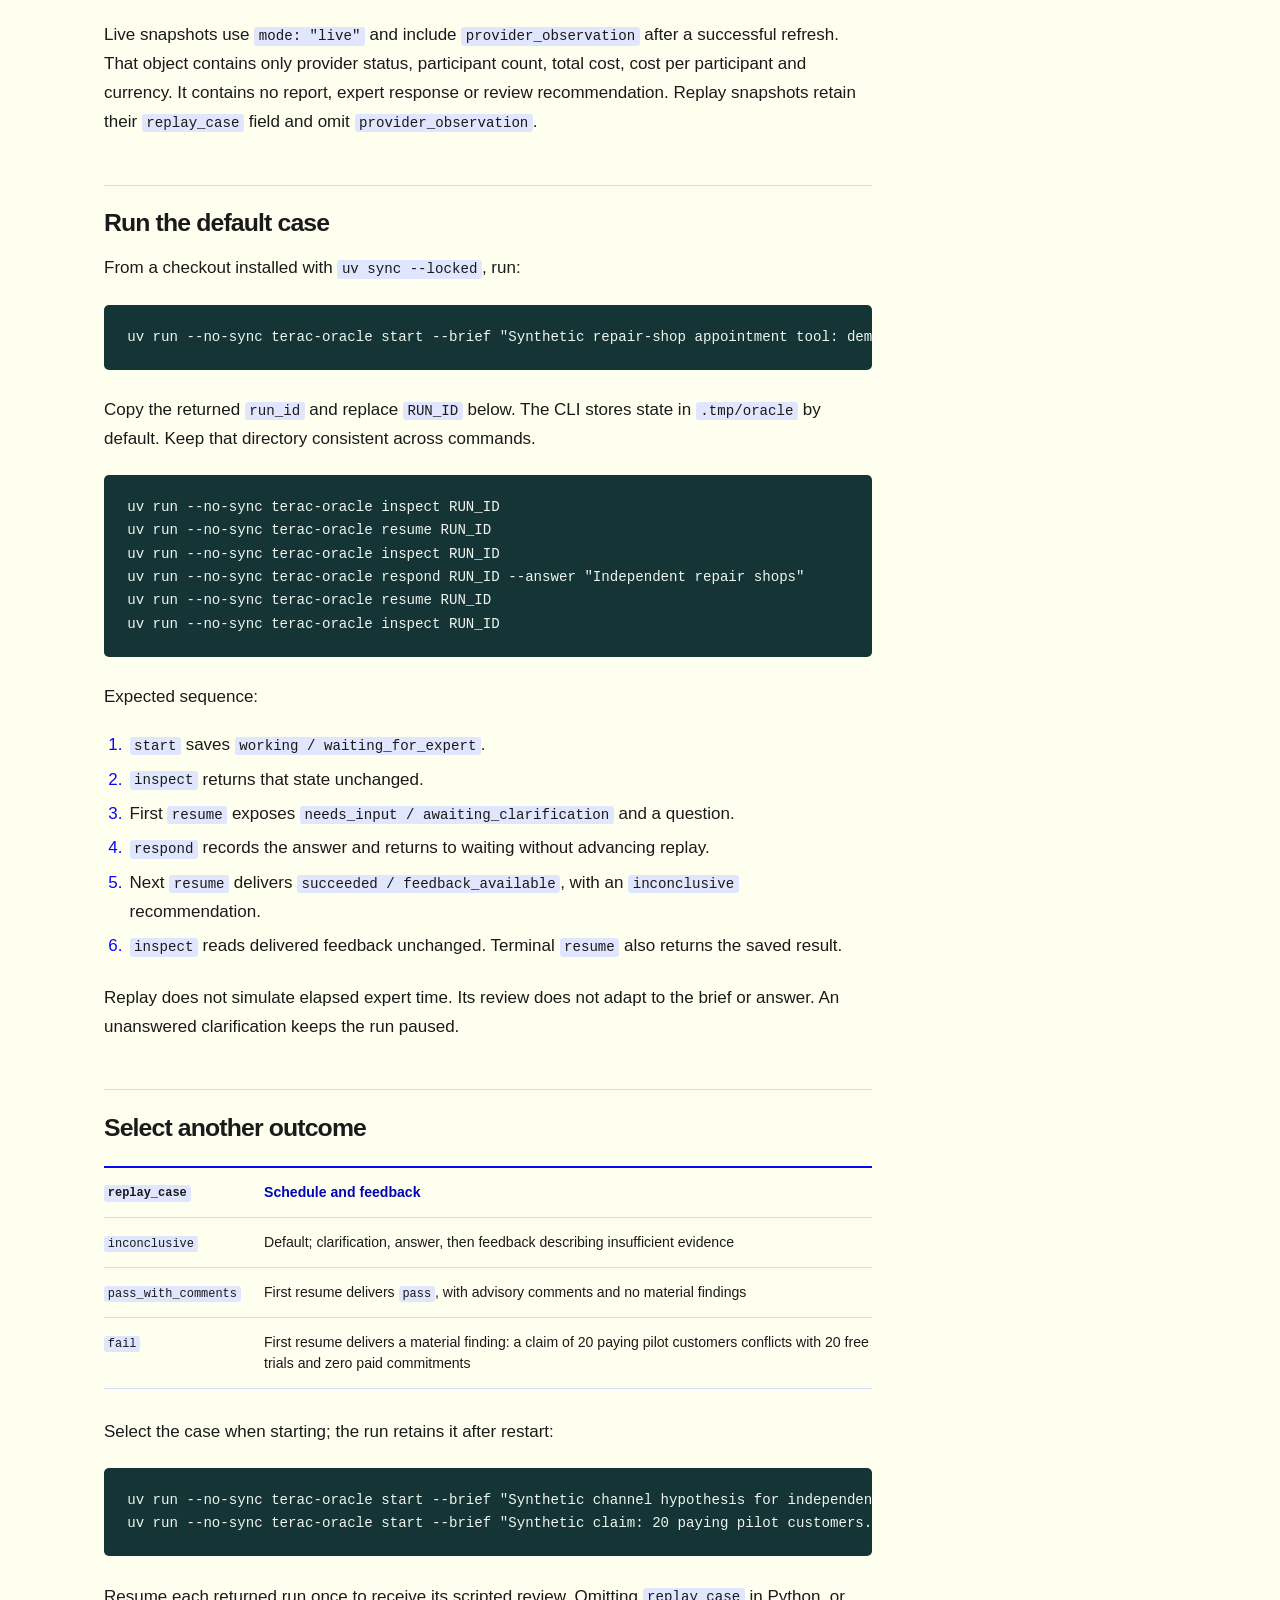
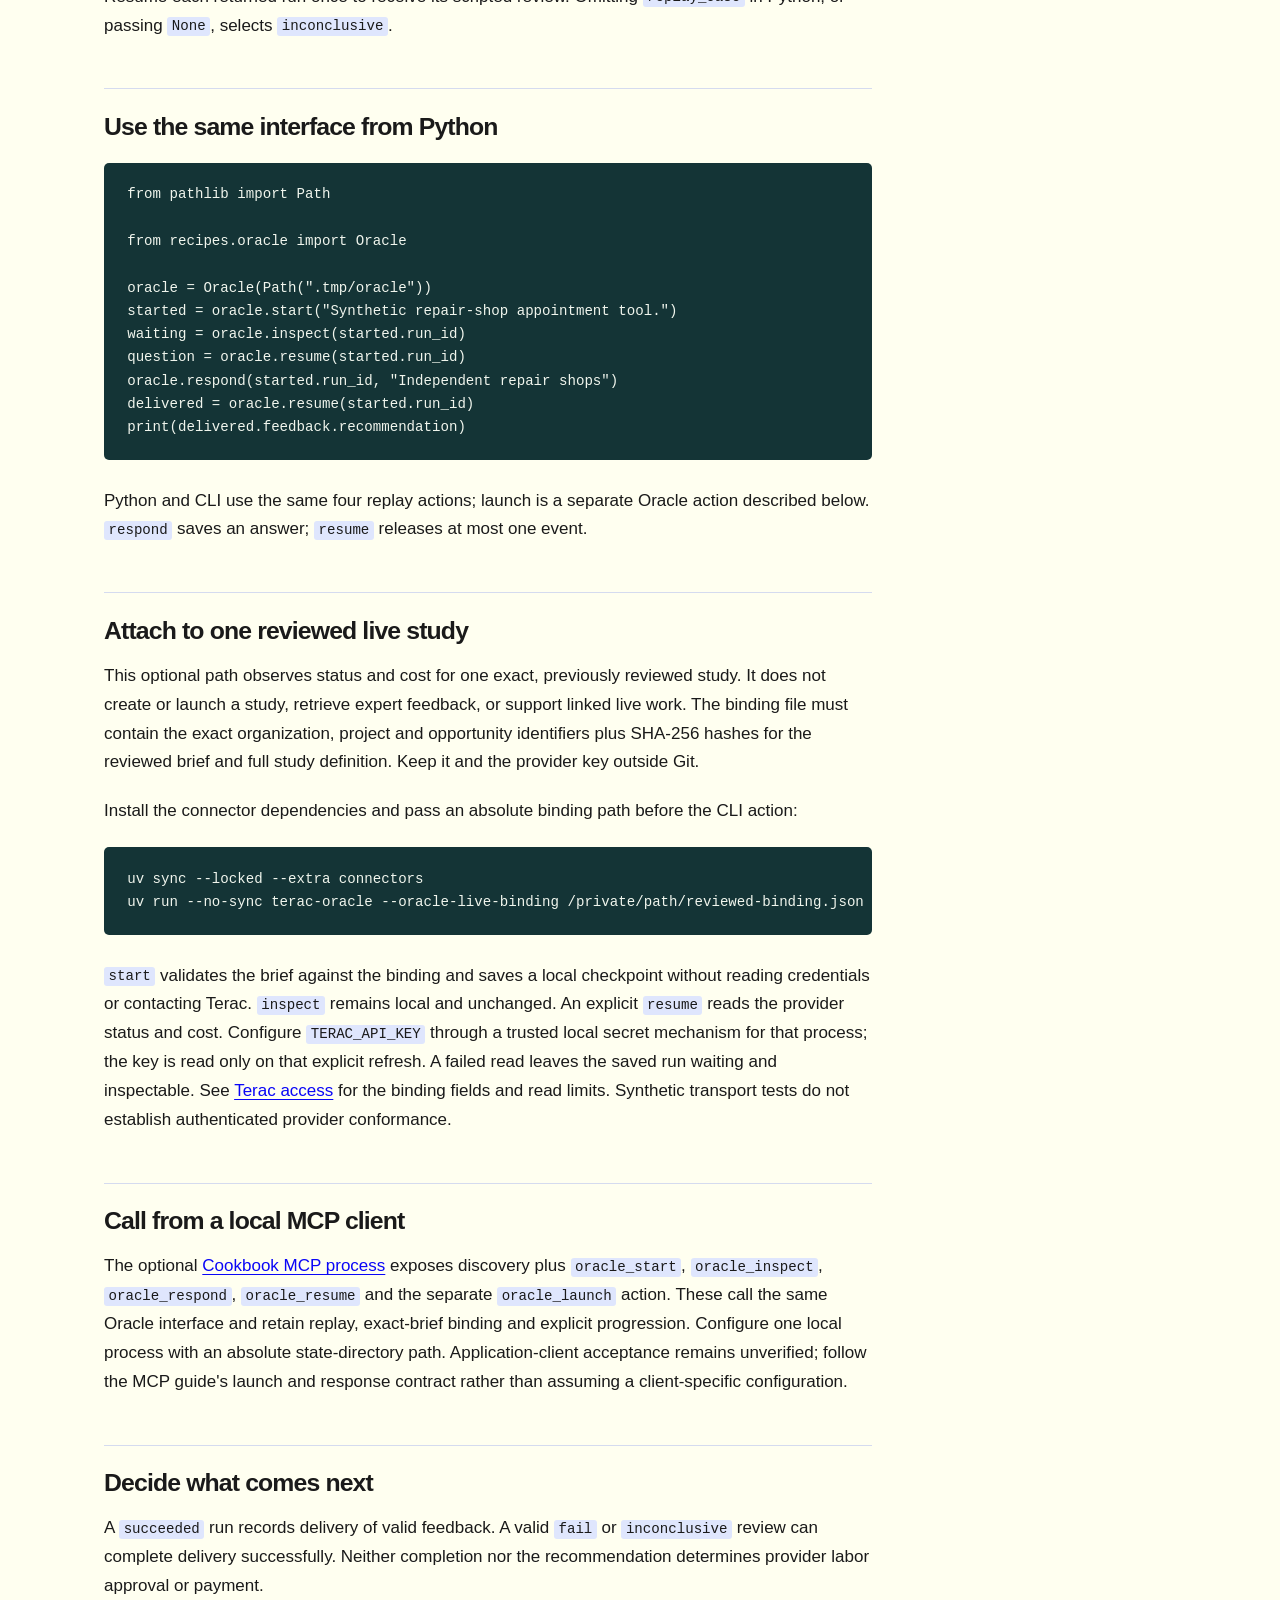
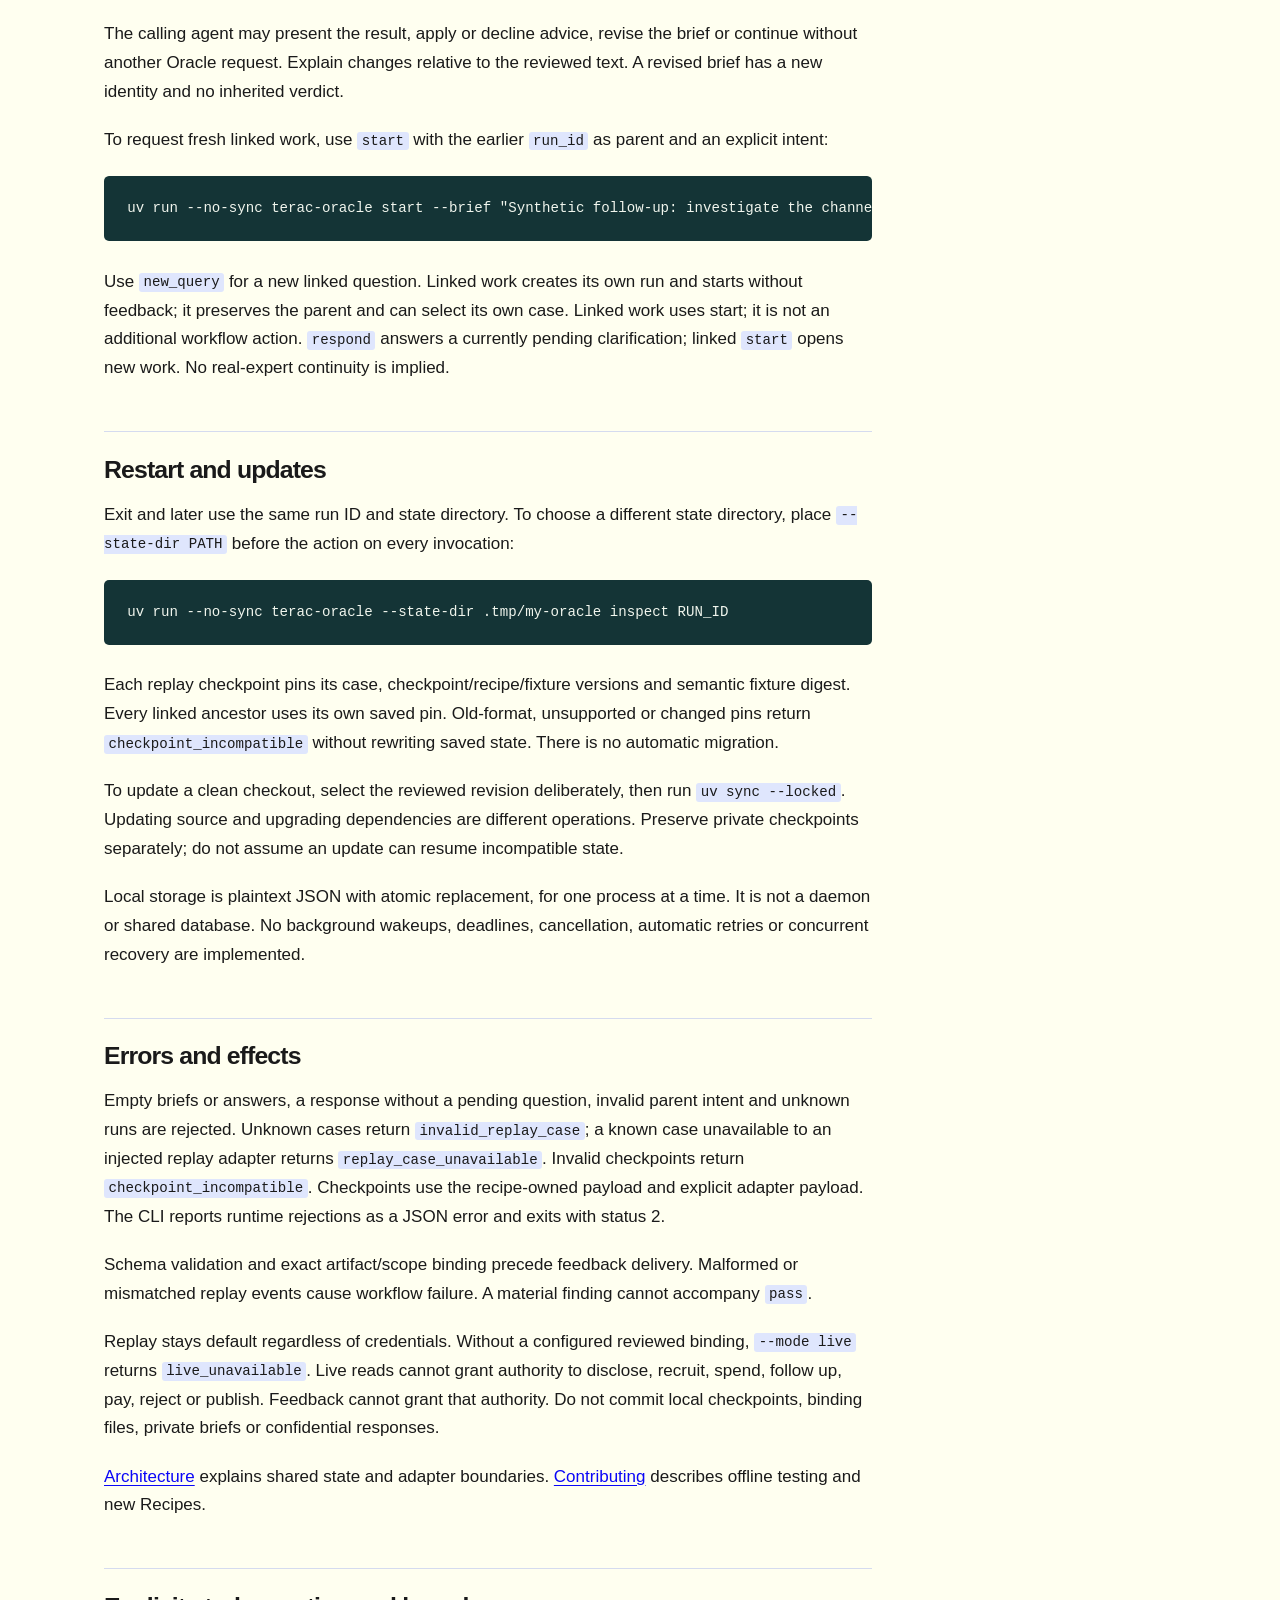
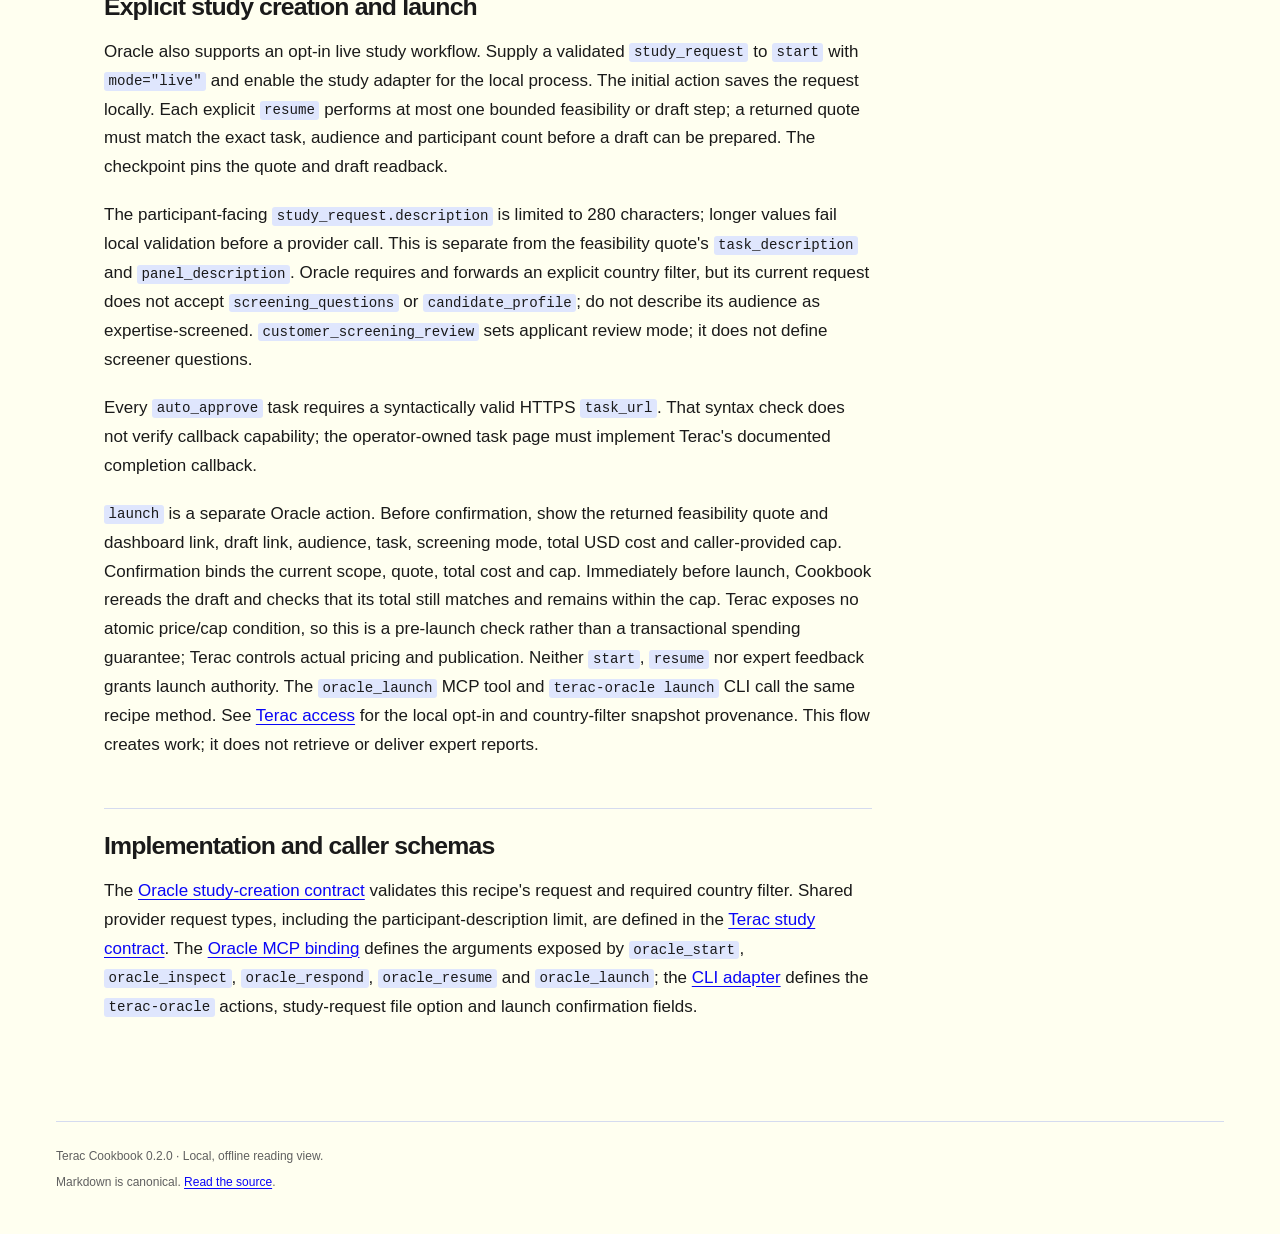
<file: docs/recipes/oracle.html>
<!doctype html>
<html lang="en">
<head>
  <meta charset="utf-8">
  <meta name="viewport" content="width=device-width, initial-scale=1">
  <title>Oracle | Terac Cookbook</title>
  <link rel="stylesheet" href="../assets/site.css">
</head>
<body>
<!-- source: docs/recipes/oracle.md; source-sha256: 1b3d3b027d26ee9b802fcf8bf70730598ab223dc3dc6fbdeebcf170a52f6b254 -->
<a class="skip-link" href="#main">Skip to content</a>
<header class="site-header">
  <div class="header-inner">
    <a class="brand" href="../index.html">
      <img class="brand-mark" src="../assets/terac-icon.svg" width="24" height="24" alt="">Terac Cookbook
    </a>
    <nav class="site-nav" aria-label="Main navigation">
        <a href="../index.html">Home</a>
        <a href="../setup.html">Setup</a>
        <a href="../testing.html">Testing</a>
        <a href="../architecture.html">Architecture</a>
        <a href="../walkthrough.html">Walkthrough</a>
        <a href="index.html">Recipes</a>
        <a href="../contributing.html">Contributing</a>
        <a href="../mcp.html">MCP</a>
        <a href="../terac-access.html">Terac access</a>
    </nav>
  </div>
</header>
<main id="main" class="page-shell">
  <div class="page-layout">
    <article>
      <header class="page-header">
        <p class="eyebrow">Cookbook 0.2.0</p>
        <h1 id="oracle">Oracle</h1>
        <p class="lead"><strong>Turn a go-to-market brief into a clear next decision.</strong> Oracle returns scoped
review feedback; the calling agent decides whether to explain it, revise the
brief, continue the task or request linked work.</p>
      </header>
      <div class="content">
<p>The implemented example is a fictional appointment tool for independent repair
shops. Its replay is synthetic and scripted. It needs no account, network call
or expert spend. An optional reviewed binding can attach one exact live study for
read-only status and cost observations. A separate opt-in adapter can request
feasibility, prepare a draft and launch only after a fresh confirmation. Expert
feedback delivery and report retrieval are unavailable.</p>
<p><img alt="Oracle&#x27;s four replay actions move a saved run from waiting through optional clarification to feedback. The calling agent then chooses presentation, revision or fresh linked work." src="../assets/oracle-workflow.svg"></p>
<h2 id="input-scope-and-result">Input, scope and result</h2>
<p>Pass a nonempty brief to <code>start</code>. The fixed review scope is <strong>buyer and pain</strong>,
<strong>willingness to pay</strong>, and <strong>channel fit</strong>. State which claims are supported,
which remain hypotheses and what evidence is available.</p>
<p>Every snapshot returns <code>run_id</code>, <code>parent_id</code>, <code>intent</code>, <code>artifact_id</code>, <code>brief</code>,
<code>scope</code>, <code>mode</code>, <code>status</code>, <code>phase</code>, <code>question</code>, <code>feedback</code> and
<code>error</code>. The exact brief text determines its artifact identity; each execution
has a distinct run identity. Replay snapshots also identify their selected
<code>replay_case</code>.</p>
<p>Feedback carries the reviewed identity/scope, recommendation, rationale, material
findings, advisory comments, limitations, next steps and synthetic provenance.
The <a href="../../recipes/oracle/review-contract.md">feedback contract</a> defines its
fields and interpretation.</p>
<p>Live snapshots use <code>mode: "live"</code> and include <code>provider_observation</code> after a
successful refresh. That object contains only provider status, participant count,
total cost, cost per participant and currency. It contains no report, expert
response or review recommendation. Replay snapshots retain their <code>replay_case</code>
field and omit <code>provider_observation</code>.</p>
<h2 id="run-the-default-case">Run the default case</h2>
<p>From a checkout installed with <code>uv sync --locked</code>, run:</p>
<pre><code class="language-sh">uv run --no-sync terac-oracle start --brief &quot;Synthetic repair-shop appointment tool: demand and pricing are unproven.&quot;
</code></pre>
<p>Copy the returned <code>run_id</code> and replace <code>RUN_ID</code> below. The CLI stores state in
<code>.tmp/oracle</code> by default. Keep that directory consistent across commands.</p>
<pre><code class="language-sh">uv run --no-sync terac-oracle inspect RUN_ID
uv run --no-sync terac-oracle resume RUN_ID
uv run --no-sync terac-oracle inspect RUN_ID
uv run --no-sync terac-oracle respond RUN_ID --answer &quot;Independent repair shops&quot;
uv run --no-sync terac-oracle resume RUN_ID
uv run --no-sync terac-oracle inspect RUN_ID
</code></pre>
<p>Expected sequence:</p>
<ol>
<li><code>start</code> saves <code>working / waiting_for_expert</code>.</li>
<li><code>inspect</code> returns that state unchanged.</li>
<li>First <code>resume</code> exposes <code>needs_input / awaiting_clarification</code> and a question.</li>
<li><code>respond</code> records the answer and returns to waiting without advancing replay.</li>
<li>Next <code>resume</code> delivers <code>succeeded / feedback_available</code>, with an
   <code>inconclusive</code> recommendation.</li>
<li><code>inspect</code> reads delivered feedback unchanged. Terminal <code>resume</code> also returns
   the saved result.</li>
</ol>
<p>Replay does not simulate elapsed expert time. Its review does not adapt to the
brief or answer. An unanswered clarification keeps the run paused.</p>
<h2 id="select-another-outcome">Select another outcome</h2>
<table>
<thead>
<tr>
<th><code>replay_case</code></th>
<th>Schedule and feedback</th>
</tr>
</thead>
<tbody>
<tr>
<td><code>inconclusive</code></td>
<td>Default; clarification, answer, then feedback describing insufficient evidence</td>
</tr>
<tr>
<td><code>pass_with_comments</code></td>
<td>First resume delivers <code>pass</code>, with advisory comments and no material findings</td>
</tr>
<tr>
<td><code>fail</code></td>
<td>First resume delivers a material finding: a claim of 20 paying pilot customers conflicts with 20 free trials and zero paid commitments</td>
</tr>
</tbody>
</table>
<p>Select the case when starting; the run retains it after restart:</p>
<pre><code class="language-sh">uv run --no-sync terac-oracle start --brief &quot;Synthetic channel hypothesis for independent repair shops.&quot; --replay-case pass_with_comments
uv run --no-sync terac-oracle start --brief &quot;Synthetic claim: 20 paying pilot customers. Evidence: 20 free trials and zero paid commitments.&quot; --replay-case fail
</code></pre>
<p>Resume each returned run once to receive its scripted review. Omitting
<code>replay_case</code> in Python, or passing <code>None</code>, selects <code>inconclusive</code>.</p>
<h2 id="use-the-same-interface-from-python">Use the same interface from Python</h2>
<pre><code class="language-python">from pathlib import Path

from recipes.oracle import Oracle

oracle = Oracle(Path(&quot;.tmp/oracle&quot;))
started = oracle.start(&quot;Synthetic repair-shop appointment tool.&quot;)
waiting = oracle.inspect(started.run_id)
question = oracle.resume(started.run_id)
oracle.respond(started.run_id, &quot;Independent repair shops&quot;)
delivered = oracle.resume(started.run_id)
print(delivered.feedback.recommendation)
</code></pre>
<p>Python and CLI use the same four replay actions; launch is a separate Oracle action described below.
<code>respond</code> saves an answer; <code>resume</code> releases at most one event.</p>
<h2 id="attach-to-one-reviewed-live-study">Attach to one reviewed live study</h2>
<p>This optional path observes status and cost for one exact, previously reviewed
study. It does not create or launch a study, retrieve expert feedback, or support
linked live work. The binding file must contain the exact organization, project
and opportunity identifiers plus SHA-256 hashes for the reviewed brief and full
study definition. Keep it and the provider key outside Git.</p>
<p>Install the connector dependencies and pass an absolute binding path before the
CLI action:</p>
<pre><code class="language-sh">uv sync --locked --extra connectors
uv run --no-sync terac-oracle --oracle-live-binding /private/path/reviewed-binding.json start --brief &quot;Exact reviewed brief&quot; --mode live
</code></pre>
<p><code>start</code> validates the brief against the binding and saves a local checkpoint
without reading credentials or contacting Terac. <code>inspect</code> remains local and
unchanged. An explicit <code>resume</code> reads the provider status and cost. Configure
<code>TERAC_API_KEY</code> through a trusted local secret mechanism for that process; the
key is read only on that explicit refresh. A failed read leaves the saved run
waiting and inspectable. See <a href="../terac-access.html">Terac access</a> for the binding
fields and read limits. Synthetic transport tests do not establish authenticated
provider conformance.</p>
<h2 id="call-from-a-local-mcp-client">Call from a local MCP client</h2>
<p>The optional <a href="../mcp.html">Cookbook MCP process</a> exposes discovery plus
<code>oracle_start</code>, <code>oracle_inspect</code>, <code>oracle_respond</code>, <code>oracle_resume</code> and the
separate <code>oracle_launch</code> action. These call the same Oracle interface and retain
replay, exact-brief binding and explicit progression. Configure one local
process with an absolute state-directory path.
Application-client acceptance remains unverified; follow the MCP guide's launch
and response contract rather than assuming a client-specific configuration.</p>
<h2 id="decide-what-comes-next">Decide what comes next</h2>
<p>A <code>succeeded</code> run records delivery of valid feedback. A valid <code>fail</code> or
<code>inconclusive</code> review can complete delivery successfully. Neither completion nor
the recommendation determines provider labor approval or payment.</p>
<p>The calling agent may present the result, apply or decline advice, revise the
brief or continue without another Oracle request. Explain changes relative to
the reviewed text. A revised brief has a new identity and no inherited verdict.</p>
<p>To request fresh linked work, use <code>start</code> with the earlier <code>run_id</code> as parent
and an explicit intent:</p>
<pre><code class="language-sh">uv run --no-sync terac-oracle start --brief &quot;Synthetic follow-up: investigate the channel hypothesis.&quot; --parent-id RUN_ID --intent follow_up --replay-case pass_with_comments
</code></pre>
<p>Use <code>new_query</code> for a new linked question. Linked work creates its own run and
starts without feedback; it preserves the parent and can select its own case.
Linked work uses start; it is not an additional workflow action. <code>respond</code> answers a currently pending
clarification; linked <code>start</code> opens new work. No real-expert continuity is implied.</p>
<h2 id="restart-and-updates">Restart and updates</h2>
<p>Exit and later use the same run ID and state directory. To choose a different
state directory, place <code>--state-dir PATH</code> before the action on every invocation:</p>
<pre><code class="language-sh">uv run --no-sync terac-oracle --state-dir .tmp/my-oracle inspect RUN_ID
</code></pre>
<p>Each replay checkpoint pins its case, checkpoint/recipe/fixture versions and semantic
fixture digest. Every linked ancestor uses its own saved pin. Old-format,
unsupported or changed pins return <code>checkpoint_incompatible</code> without rewriting
saved state. There is no automatic migration.</p>
<p>To update a clean checkout, select the reviewed revision deliberately, then run
<code>uv sync --locked</code>. Updating source and upgrading dependencies are different
operations. Preserve private checkpoints separately; do not assume an update can
resume incompatible state.</p>
<p>Local storage is plaintext JSON with atomic replacement, for one process at a
time. It is not a daemon or shared database. No background wakeups, deadlines,
cancellation, automatic retries or concurrent recovery are implemented.</p>
<h2 id="errors-and-effects">Errors and effects</h2>
<p>Empty briefs or answers, a response without a pending question, invalid parent
intent and unknown runs are rejected. Unknown cases return <code>invalid_replay_case</code>;
a known case unavailable to an injected replay adapter returns
<code>replay_case_unavailable</code>. Invalid checkpoints return <code>checkpoint_incompatible</code>.
Checkpoints use the recipe-owned payload and explicit adapter payload. The CLI reports runtime
rejections as a JSON error and exits with status 2.</p>
<p>Schema validation and exact artifact/scope binding precede feedback delivery.
Malformed or mismatched replay events cause workflow failure. A material finding cannot
accompany <code>pass</code>.</p>
<p>Replay stays default regardless of credentials. Without a configured reviewed
binding, <code>--mode live</code> returns <code>live_unavailable</code>. Live reads cannot grant
authority to disclose, recruit, spend, follow up, pay, reject or publish.
Feedback cannot grant that authority. Do not commit local checkpoints, binding
files, private briefs or confidential responses.</p>
<p><a href="../architecture.html">Architecture</a> explains shared state and adapter boundaries.
<a href="../contributing.html">Contributing</a> describes offline testing and new Recipes.</p>
<h2 id="explicit-study-creation-and-launch">Explicit study creation and launch</h2>
<p>Oracle also supports an opt-in live study workflow. Supply a validated
<code>study_request</code> to <code>start</code> with <code>mode="live"</code> and enable the study adapter for
the local process. The initial action saves the request locally. Each explicit
<code>resume</code> performs at most one bounded feasibility or draft step; a returned quote
must match the exact task, audience and participant count before a draft can be
prepared. The checkpoint pins the quote and draft readback.</p>
<p>The participant-facing <code>study_request.description</code> is limited to 280 characters;
longer values fail local validation before a provider call. This is separate
from the feasibility quote's <code>task_description</code> and <code>panel_description</code>. Oracle
requires and forwards an explicit country filter, but its current request does
not accept <code>screening_questions</code> or <code>candidate_profile</code>; do not describe its
audience as expertise-screened. <code>customer_screening_review</code> sets applicant
review mode; it does not define screener questions.</p>
<p>Every <code>auto_approve</code> task requires a syntactically valid HTTPS <code>task_url</code>. That
syntax check does not verify callback capability; the operator-owned task page
must implement Terac's documented completion callback.</p>
<p><code>launch</code> is a separate Oracle action. Before confirmation, show the returned
feasibility quote and dashboard link, draft link, audience, task, screening mode,
total USD cost and caller-provided cap. Confirmation binds the current scope,
quote, total cost and cap. Immediately before launch, Cookbook rereads the draft
and checks that its total still matches and remains within the cap. Terac exposes
no atomic price/cap condition, so this is a pre-launch check rather than a
transactional spending guarantee; Terac controls actual pricing and publication.
Neither <code>start</code>, <code>resume</code> nor expert feedback grants launch authority.
The <code>oracle_launch</code> MCP tool and <code>terac-oracle launch</code> CLI call the same recipe
method. See <a href="../terac-access.html#oracle-study-creation-adapter">Terac access</a> for
the local opt-in and country-filter snapshot provenance. This flow creates work;
it does not retrieve or deliver expert reports.</p>
<h2 id="implementation-and-caller-schemas">Implementation and caller schemas</h2>
<p>The <a href="../../recipes/oracle/study_creation.py">Oracle study-creation contract</a>
validates this recipe's request and required country filter. Shared provider
request types, including the participant-description limit, are defined in the
<a href="../../adapters/terac_study_contract.py">Terac study contract</a>. The
<a href="../../recipes/oracle/mcp.py">Oracle MCP binding</a> defines the arguments exposed
by <code>oracle_start</code>, <code>oracle_inspect</code>, <code>oracle_respond</code>, <code>oracle_resume</code> and
<code>oracle_launch</code>; the <a href="../../recipes/oracle/__main__.py">CLI adapter</a> defines the
<code>terac-oracle</code> actions, study-request file option and launch confirmation fields.</p>
      </div>
    </article>
    <nav class="toc" aria-label="On this page">
      <p class="toc-title">On this page</p>
<div>
<ul>
<li><a href="#input-scope-and-result">Input, scope and result</a></li>
<li><a href="#run-the-default-case">Run the default case</a></li>
<li><a href="#select-another-outcome">Select another outcome</a></li>
<li><a href="#use-the-same-interface-from-python">Use the same interface from Python</a></li>
<li><a href="#attach-to-one-reviewed-live-study">Attach to one reviewed live study</a></li>
<li><a href="#call-from-a-local-mcp-client">Call from a local MCP client</a></li>
<li><a href="#decide-what-comes-next">Decide what comes next</a></li>
<li><a href="#restart-and-updates">Restart and updates</a></li>
<li><a href="#errors-and-effects">Errors and effects</a></li>
<li><a href="#explicit-study-creation-and-launch">Explicit study creation and launch</a></li>
<li><a href="#implementation-and-caller-schemas">Implementation and caller schemas</a></li>
</ul>
</div>
    </nav>
  </div>
</main>
<footer class="site-footer">
  <p>Terac Cookbook 0.2.0 · Local, offline reading view.</p>
  <p class="source-note">Markdown is canonical. <a href="oracle.md">Read the source</a>.</p>
</footer>
</body>
</html>
</file>
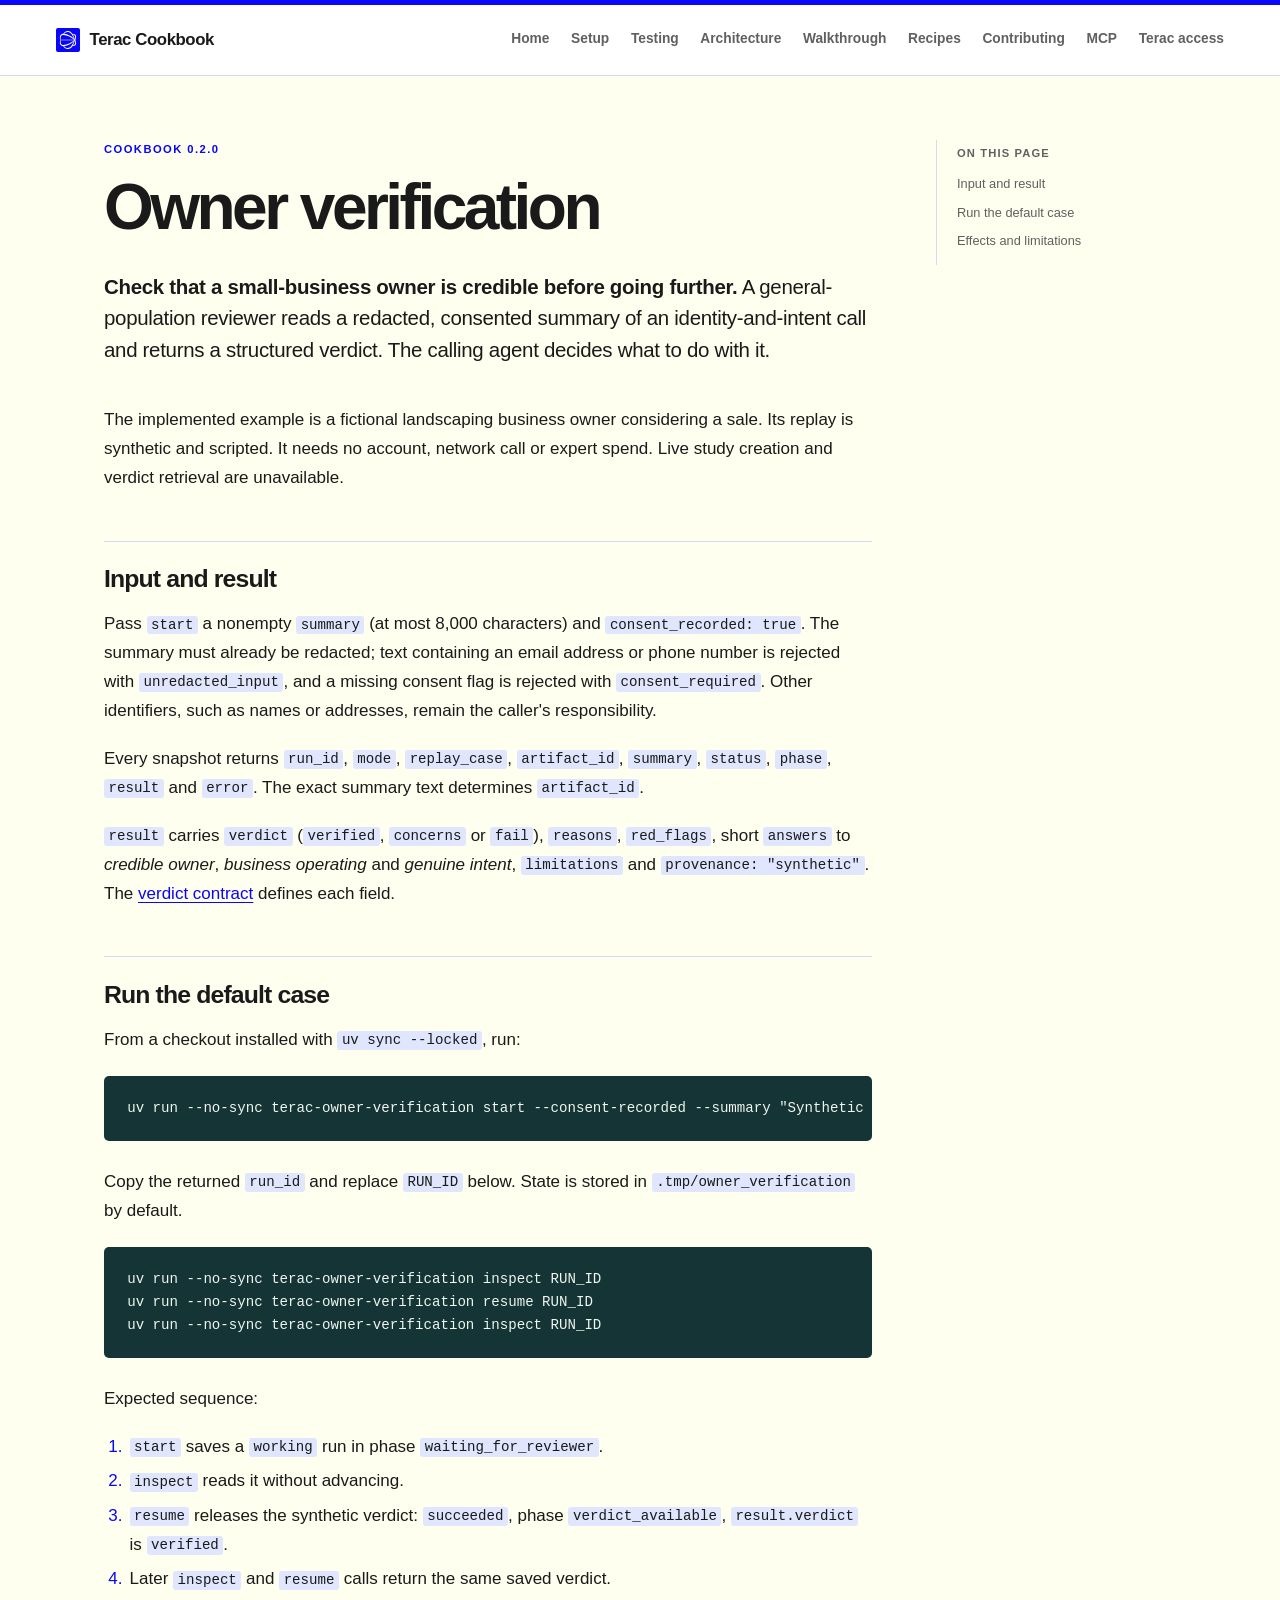
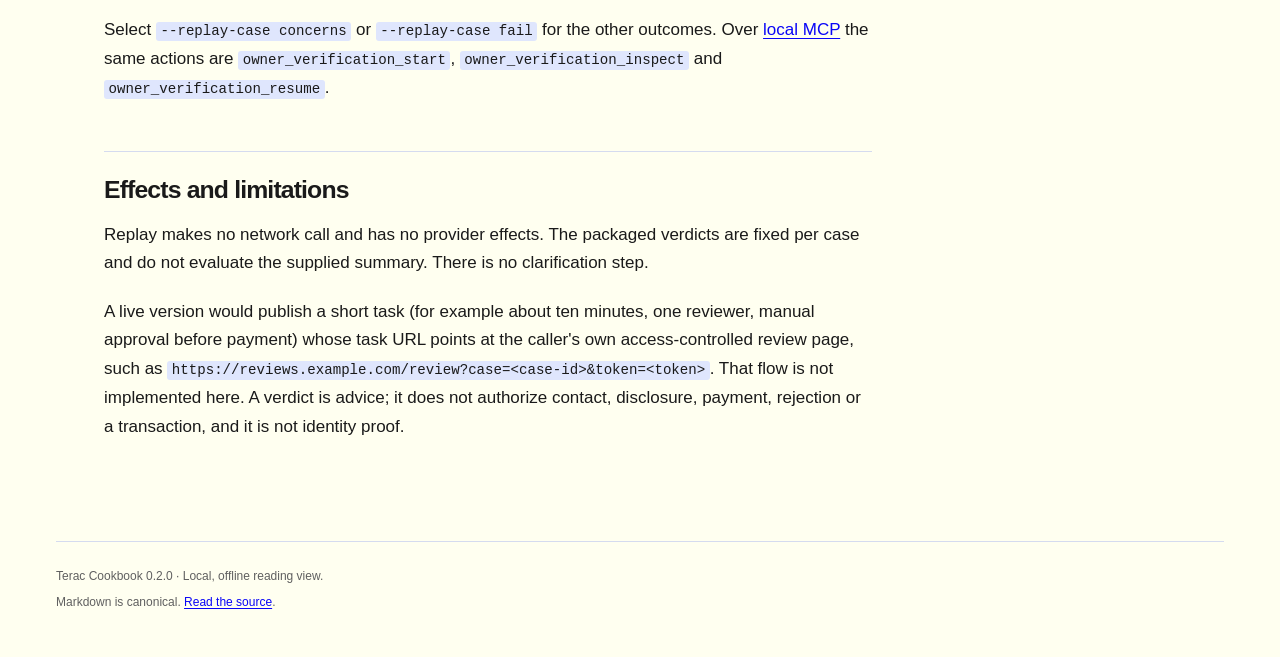
<file: docs/recipes/owner_verification.html>
<!doctype html>
<html lang="en">
<head>
  <meta charset="utf-8">
  <meta name="viewport" content="width=device-width, initial-scale=1">
  <title>Owner verification | Terac Cookbook</title>
  <link rel="stylesheet" href="../assets/site.css">
</head>
<body>
<!-- source: docs/recipes/owner_verification.md; source-sha256: d91bafa164f5f429b3888618dcc705a3d97910ef34f73e5cbbbc4065a7a8fb7a -->
<a class="skip-link" href="#main">Skip to content</a>
<header class="site-header">
  <div class="header-inner">
    <a class="brand" href="../index.html">
      <img class="brand-mark" src="../assets/terac-icon.svg" width="24" height="24" alt="">Terac Cookbook
    </a>
    <nav class="site-nav" aria-label="Main navigation">
        <a href="../index.html">Home</a>
        <a href="../setup.html">Setup</a>
        <a href="../testing.html">Testing</a>
        <a href="../architecture.html">Architecture</a>
        <a href="../walkthrough.html">Walkthrough</a>
        <a href="index.html">Recipes</a>
        <a href="../contributing.html">Contributing</a>
        <a href="../mcp.html">MCP</a>
        <a href="../terac-access.html">Terac access</a>
    </nav>
  </div>
</header>
<main id="main" class="page-shell">
  <div class="page-layout">
    <article>
      <header class="page-header">
        <p class="eyebrow">Cookbook 0.2.0</p>
        <h1 id="owner-verification">Owner verification</h1>
        <p class="lead"><strong>Check that a small-business owner is credible before going further.</strong> A
general-population reviewer reads a redacted, consented summary of an
identity-and-intent call and returns a structured verdict. The calling agent
decides what to do with it.</p>
      </header>
      <div class="content">
<p>The implemented example is a fictional landscaping business owner considering a
sale. Its replay is synthetic and scripted. It needs no account, network call or
expert spend. Live study creation and verdict retrieval are unavailable.</p>
<h2 id="input-and-result">Input and result</h2>
<p>Pass <code>start</code> a nonempty <code>summary</code> (at most 8,000 characters) and
<code>consent_recorded: true</code>. The summary must already be redacted; text containing
an email address or phone number is rejected with <code>unredacted_input</code>, and a
missing consent flag is rejected with <code>consent_required</code>. Other identifiers,
such as names or addresses, remain the caller's responsibility.</p>
<p>Every snapshot returns <code>run_id</code>, <code>mode</code>, <code>replay_case</code>, <code>artifact_id</code>,
<code>summary</code>, <code>status</code>, <code>phase</code>, <code>result</code> and <code>error</code>. The exact summary text
determines <code>artifact_id</code>.</p>
<p><code>result</code> carries <code>verdict</code> (<code>verified</code>, <code>concerns</code> or <code>fail</code>), <code>reasons</code>,
<code>red_flags</code>, short <code>answers</code> to <em>credible owner</em>, <em>business operating</em> and
<em>genuine intent</em>, <code>limitations</code> and <code>provenance: "synthetic"</code>. The
<a href="../../recipes/owner_verification/verdict-contract.md">verdict contract</a>
defines each field.</p>
<h2 id="run-the-default-case">Run the default case</h2>
<p>From a checkout installed with <code>uv sync --locked</code>, run:</p>
<pre><code class="language-sh">uv run --no-sync terac-owner-verification start --consent-recorded --summary &quot;Synthetic call: owner of a fictional 12-person landscaping business describes crews, equipment and a two-year succession plan.&quot;
</code></pre>
<p>Copy the returned <code>run_id</code> and replace <code>RUN_ID</code> below. State is stored in
<code>.tmp/owner_verification</code> by default.</p>
<pre><code class="language-sh">uv run --no-sync terac-owner-verification inspect RUN_ID
uv run --no-sync terac-owner-verification resume RUN_ID
uv run --no-sync terac-owner-verification inspect RUN_ID
</code></pre>
<p>Expected sequence:</p>
<ol>
<li><code>start</code> saves a <code>working</code> run in phase <code>waiting_for_reviewer</code>.</li>
<li><code>inspect</code> reads it without advancing.</li>
<li><code>resume</code> releases the synthetic verdict: <code>succeeded</code>, phase
   <code>verdict_available</code>, <code>result.verdict</code> is <code>verified</code>.</li>
<li>Later <code>inspect</code> and <code>resume</code> calls return the same saved verdict.</li>
</ol>
<p>Select <code>--replay-case concerns</code> or <code>--replay-case fail</code> for the other outcomes.
Over <a href="../mcp.html">local MCP</a> the same actions are <code>owner_verification_start</code>,
<code>owner_verification_inspect</code> and <code>owner_verification_resume</code>.</p>
<h2 id="effects-and-limitations">Effects and limitations</h2>
<p>Replay makes no network call and has no provider effects. The packaged verdicts
are fixed per case and do not evaluate the supplied summary. There is no
clarification step.</p>
<p>A live version would publish a short task (for example about ten minutes, one
reviewer, manual approval before payment) whose task URL points at the caller's
own access-controlled review page, such as
<code>https://reviews.example.com/review?case=&lt;case-id&gt;&amp;token=&lt;token&gt;</code>. That flow is
not implemented here. A verdict is advice; it does not authorize contact,
disclosure, payment, rejection or a transaction, and it is not identity proof.</p>
      </div>
    </article>
    <nav class="toc" aria-label="On this page">
      <p class="toc-title">On this page</p>
<div>
<ul>
<li><a href="#input-and-result">Input and result</a></li>
<li><a href="#run-the-default-case">Run the default case</a></li>
<li><a href="#effects-and-limitations">Effects and limitations</a></li>
</ul>
</div>
    </nav>
  </div>
</main>
<footer class="site-footer">
  <p>Terac Cookbook 0.2.0 · Local, offline reading view.</p>
  <p class="source-note">Markdown is canonical. <a href="owner_verification.md">Read the source</a>.</p>
</footer>
</body>
</html>
</file>
<file: docs/assets/site.css>
/* Local, script-free reading views for the canonical Cookbook Markdown. */
:root {
  color-scheme: light;
  --paper: #FFFFF0;
  --surface: #FFFFFF;
  --ink: #1A1A1A;
  --muted: #606060;
  --teal: #0A06F7;
  --teal-dark: #0006B7;
  --tint: #DFE6FD;
  --line: #d5dbef;
  --code: #143436;
  --code-text: #f0f5ed;
  --measure: 48rem;
  font-family: -apple-system, BlinkMacSystemFont, "Segoe UI", sans-serif;
  font-synthesis: none;
  text-rendering: optimizeLegibility;
  -webkit-font-smoothing: antialiased;
}

* { box-sizing: border-box; }
html { scroll-padding-top: 2rem; }
body {
  margin: 0;
  color: var(--ink);
  background: var(--paper);
  font-size: 17px;
  line-height: 1.7;
}

a { color: var(--teal); text-underline-offset: .18em; }
a:hover { color: var(--teal-dark); text-decoration-thickness: .12em; }
a:focus-visible, button:focus-visible {
  outline: 3px solid var(--teal);
  outline-offset: 5px;
  border-radius: 2px;
}
::selection { background: var(--tint); color: var(--ink); }

.skip-link {
  position: absolute;
  z-index: 10;
  top: .75rem;
  left: 1rem;
  padding: .5rem 1rem;
  background: var(--surface);
  transform: translateY(-200%);
}
.skip-link:focus { transform: translateY(0); }

body > header, .site-header {
  border-top: 5px solid var(--teal);
  border-bottom: 1px solid var(--line);
  background: var(--surface);
}
.header-inner, .site-header > div {
  max-width: 78rem;
  margin: auto;
  padding: 1.15rem 2.5rem;
  display: flex;
  align-items: center;
  justify-content: space-between;
  gap: 1.25rem;
}
.brand, .site-title {
  color: var(--ink);
  text-decoration: none;
  font-weight: 750;
  font-size: 1.05rem;
  letter-spacing: -.025em;
}
.brand {
  display: inline-flex;
  align-items: center;
  gap: .6rem;
}
.brand-mark {
  width: 24px;
  height: 24px;
  padding: 3px;
  flex: none;
  background: var(--teal);
  border-radius: 2px;
}
.site-nav, .site-header nav {
  display: flex;
  flex-wrap: wrap;
  gap: .3rem 1.35rem;
  font-size: .86rem;
  font-weight: 600;
}
.site-nav a, .site-header nav a {
  color: var(--muted);
  text-decoration: none;
  padding: .25rem 0;
  border-bottom: 2px solid transparent;
}
.site-nav a:hover, .site-header nav a:hover,
.site-nav a[aria-current="page"], .site-header nav a[aria-current="page"] {
  color: var(--teal);
  border-bottom-color: var(--teal);
}

main, .page-shell {
  max-width: 78rem;
  margin: 0 auto;
  padding: 4rem 2.5rem 5rem;
}
main > article, main > .content, .page-content {
  max-width: var(--measure);
  margin-inline: auto;
}
.page-layout {
  display: grid;
  grid-template-columns: minmax(0, var(--measure)) minmax(11rem, 15rem);
  justify-content: center;
  gap: 4rem;
}
.page-layout article, .page-layout .content { min-width: 0; }
.page-header { margin-bottom: 2.5rem; }
.eyebrow, .kicker {
  margin: 0 0 .65rem;
  color: var(--teal);
  text-transform: uppercase;
  letter-spacing: .13em;
  font-size: .7rem;
  font-weight: 750;
}
h1, h2, h3, h4 {
  color: var(--ink);
  line-height: 1.18;
  letter-spacing: -.035em;
  font-weight: 720;
}
h1 {
  margin: 0 0 1.6rem;
  max-width: 19ch;
  font-size: clamp(2.55rem, 5vw, 4.2rem);
  letter-spacing: -.055em;
}
h2 {
  margin: 3rem 0 1.05rem;
  padding-top: 1.4rem;
  border-top: 1px solid var(--line);
  font-size: 1.55rem;
}
h3 { margin: 2rem 0 .8rem; font-size: 1.15rem; }
h4 { margin: 1.5rem 0 .7rem; font-size: 1rem; }
p { margin: 0 0 1.2rem; }
strong { font-weight: 700; }
.lead, article > h1 + p, .content > h1 + p {
  color: var(--ink);
  font-size: 1.28rem;
  line-height: 1.55;
  letter-spacing: -.015em;
}
ul, ol { padding-left: 1.45rem; margin: 0 0 1.4rem; }
li { margin: .35rem 0; padding-left: .15rem; }
li > p { margin-bottom: .55rem; }
li::marker { color: var(--teal); }
hr { border: 0; border-top: 1px solid var(--line); margin: 2.5rem 0; }
blockquote {
  margin: 1.7rem 0;
  border-left: 3px solid var(--teal);
  padding: .8rem 1.25rem;
  color: var(--muted);
  background: var(--tint);
}
blockquote > :last-child { margin-bottom: 0; }

code, pre {
  font-family: "Cascadia Code", "SFMono-Regular", Consolas, monospace;
  font-variant-ligatures: none;
  font-size: .83em;
}
:not(pre) > code {
  padding: .1em .32em;
  color: var(--ink);
  background: var(--tint);
  border-radius: 3px;
  overflow-wrap: anywhere;
}
pre {
  margin: 1.35rem 0 1.65rem;
  padding: 1.3rem 1.45rem;
  overflow-x: auto;
  color: var(--code-text);
  background: var(--code);
  border-radius: 5px;
  line-height: 1.65;
  tab-size: 4;
}
pre code { font-size: 1em; padding: 0; background: transparent; color: inherit; }
.codehilite { margin: 0; }
.codehilite pre { margin-inline: 0; }
table {
  display: block;
  width: 100%;
  margin: 1.5rem 0 1.8rem;
  border-collapse: collapse;
  overflow-x: auto;
  font-size: .88rem;
  line-height: 1.5;
  text-align: left;
}
th, td {
  padding: .85rem 1rem .85rem 0;
  border-bottom: 1px solid var(--line);
  vertical-align: top;
}
th {
  color: var(--teal-dark);
  border-top: 2px solid var(--teal);
  font-weight: 700;
}
th:first-child, td:first-child { min-width: 10rem; }
th:last-child, td:last-child { padding-right: 0; }
table code { font-size: .85em; }

img, svg { max-width: 100%; height: auto; }
article img, .content img {
  display: block;
  width: 100%;
  margin: 2rem auto;
  background: var(--surface);
  border: 1px solid var(--line);
  border-radius: 5px;
}
figure { margin: 2rem 0; }
figcaption { color: var(--muted); font-size: .8rem; }
.toc {
  align-self: start;
  position: sticky;
  top: 2rem;
  padding: .3rem 0 .3rem 1.25rem;
  border-left: 1px solid var(--line);
  color: var(--muted);
  font-size: .8rem;
  line-height: 1.5;
}
.toc h2, .toc-title {
  margin: 0 0 .75rem;
  border: 0;
  padding: 0;
  font-size: .7rem;
  font-weight: 750;
  text-transform: uppercase;
  letter-spacing: .1em;
}
.toc ul { list-style: none; padding: 0; margin: 0; }
.toc ul ul { margin: .3rem 0 .6rem .8rem; }
.toc li { padding: 0; margin: .6rem 0; }
.toc a { text-decoration: none; color: var(--muted); }
.toc a:hover { color: var(--teal); text-decoration: underline; }
.source-note, .generated-note, .metadata {
  color: var(--muted);
  font-size: .75rem;
  line-height: 1.5;
}
body > footer, .site-footer {
  border-top: 1px solid var(--line);
  max-width: 73rem;
  margin: auto;
  padding: 1.5rem 0 2.5rem;
  color: var(--muted);
  font-size: .75rem;
}
.site-footer p { margin-bottom: .4rem; }

@media (max-width: 1000px) {
  .page-layout { grid-template-columns: minmax(0, var(--measure)); gap: 2rem; }
  .page-layout .toc { position: static; grid-row: 1; }
  .toc { position: static; }
}
@media (max-width: 640px) {
  body { font-size: 16px; }
  .header-inner, .site-header > div {
    align-items: start;
    flex-direction: column;
    padding: 1rem 1.25rem;
    gap: .7rem;
  }
  .site-nav, .site-header nav { gap: .3rem 1rem; font-size: .8rem; }
  main, .page-shell { padding: 2.5rem 1.25rem 3.5rem; }
  h1 { font-size: 2.65rem; }
  h2 { font-size: 1.35rem; margin-top: 2.5rem; }
  .lead, article > h1 + p, .content > h1 + p { font-size: 1.15rem; }
  pre { padding: 1rem; font-size: .76em; }
  table { font-size: .8rem; }
  th:first-child, td:first-child { min-width: 8rem; }
  body > footer, .site-footer { margin-inline: 1.25rem; }
}
@media (prefers-reduced-motion: reduce) {
  html { scroll-behavior: auto; }
}
@media print {
  body { background: white; color: black; font-size: 10pt; }
  .site-header, .site-nav, .toc, .skip-link { display: none; }
  main, .page-shell { padding: 0; max-width: none; }
  main > article, main > .content { max-width: none; }
  h1 { font-size: 28pt; }
  h2 { break-after: avoid; }
  pre, blockquote, img, tr { break-inside: avoid; }
  pre { white-space: pre-wrap; color: black; background: #f0f0f0; }
  a { color: inherit; }
  .site-footer { max-width: none; }
}
</file>
